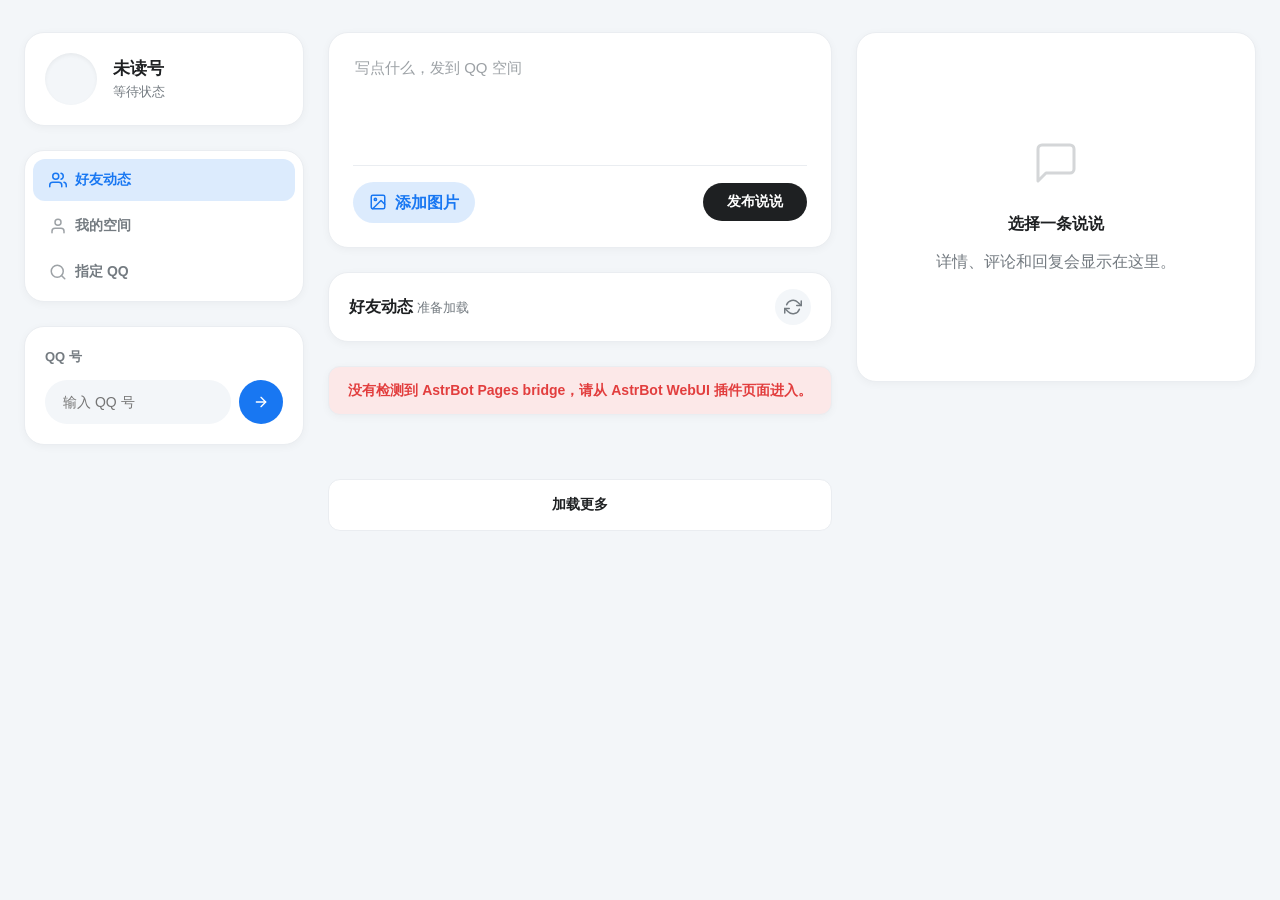
<file: plugins/astrbot_plugin_qzone/pages/dashboard/index.html>
﻿<!doctype html>
<html lang="zh-CN">
  <head>
    <meta charset="utf-8" />
    <meta name="viewport" content="width=device-width, initial-scale=1" />
    <title>QQ空间</title>
    <link rel="stylesheet" href="./style.css" />
  </head>
  <body>
    <main class="shell">
      <section class="rail">
        <div class="account" id="accountBox">
          <span class="avatar"></span>
          <div>
            <strong id="accountName">未读号</strong>
            <span id="accountMeta">等待状态</span>
          </div>
        </div>

        <nav class="tabs" aria-label="动态范围">
          <button class="tab active" data-scope="friends" type="button">
            <svg viewBox="0 0 24 24" fill="none" stroke="currentColor" stroke-width="2" stroke-linecap="round" stroke-linejoin="round"><path d="M17 21v-2a4 4 0 0 0-4-4H5a4 4 0 0 0-4 4v2"></path><circle cx="9" cy="7" r="4"></circle><path d="M23 21v-2a4 4 0 0 0-3-3.87"></path><path d="M16 3.13a4 4 0 0 1 0 7.75"></path></svg>
            好友动态
          </button>
          <button class="tab" data-scope="self" type="button">
            <svg viewBox="0 0 24 24" fill="none" stroke="currentColor" stroke-width="2" stroke-linecap="round" stroke-linejoin="round"><path d="M20 21v-2a4 4 0 0 0-4-4H8a4 4 0 0 0-4 4v2"></path><circle cx="12" cy="7" r="4"></circle></svg>
            我的空间
          </button>
          <button class="tab" data-scope="profile" type="button">
            <svg viewBox="0 0 24 24" fill="none" stroke="currentColor" stroke-width="2" stroke-linecap="round" stroke-linejoin="round"><circle cx="11" cy="11" r="8"></circle><line x1="21" y1="21" x2="16.65" y2="16.65"></line></svg>
            指定 QQ
          </button>
        </nav>

        <form class="target-form" id="targetForm">
          <label for="targetUin">QQ 号</label>
          <div class="target-row">
            <input id="targetUin" inputmode="numeric" autocomplete="off" placeholder="输入 QQ 号" />
            <button type="submit" aria-label="查询">
              <svg viewBox="0 0 24 24" width="16" height="16" fill="none" stroke="currentColor" stroke-width="2" stroke-linecap="round" stroke-linejoin="round"><line x1="5" y1="12" x2="19" y2="12"></line><polyline points="12 5 19 12 12 19"></polyline></svg>
            </button>
          </div>
        </form>
      </section>

      <section class="timeline">
        <form class="composer" id="publishForm">
          <textarea id="publishContent" rows="4" maxlength="1200" placeholder="写点什么，发到 QQ 空间"></textarea>
          <div class="media-strip" id="mediaStrip"></div>
          <div class="composer-actions">
            <label class="upload-button">
              <input id="mediaInput" type="file" accept="image/*" multiple />
              <svg viewBox="0 0 24 24" width="18" height="18" fill="none" stroke="currentColor" stroke-width="2" stroke-linecap="round" stroke-linejoin="round"><rect x="3" y="3" width="18" height="18" rx="2" ry="2"></rect><circle cx="8.5" cy="8.5" r="1.5"></circle><polyline points="21 15 16 10 5 21"></polyline></svg>
              <span>添加图片</span>
            </label>
            <button id="publishButton" class="primary" type="submit">发布说说</button>
          </div>
        </form>

        <div class="toolbar">
          <div>
            <strong id="feedTitle">好友动态</strong>
            <span id="feedMeta">准备加载</span>
          </div>
          <button id="refreshButton" class="icon-button" type="button" title="刷新" aria-label="刷新">
            <svg viewBox="0 0 24 24" width="18" height="18" fill="none" stroke="currentColor" stroke-width="2" stroke-linecap="round" stroke-linejoin="round"><polyline points="23 4 23 10 17 10"></polyline><polyline points="1 20 1 14 7 14"></polyline><path d="M3.51 9a9 9 0 0 1 14.85-3.36L23 10M1 14l4.64 4.36A9 9 0 0 0 20.49 15"></path></svg>
          </button>
        </div>

        <div class="notice" id="notice" hidden></div>
        <div class="feed" id="feed"></div>
        <button id="moreButton" class="load-more" type="button" hidden>加载更多</button>
      </section>

      <aside class="detail" id="detailPane" aria-label="说说详情">
        <div class="detail-empty" id="detailEmpty">
          <svg viewBox="0 0 24 24" width="48" height="48" fill="none" stroke="currentColor" stroke-width="1.5" stroke-linecap="round" stroke-linejoin="round" style="opacity:0.3; margin-bottom: 12px;"><path d="M21 15a2 2 0 0 1-2 2H7l-4 4V5a2 2 0 0 1 2-2h14a2 2 0 0 1 2 2z"></path></svg>
          <strong>选择一条说说</strong>
          <span>详情、评论和回复会显示在这里。</span>
        </div>
        <div id="detailContent" hidden></div>
      </aside>
    </main>

    <script type="module" src="./app.js"></script>
  </body>
</html>
</file>
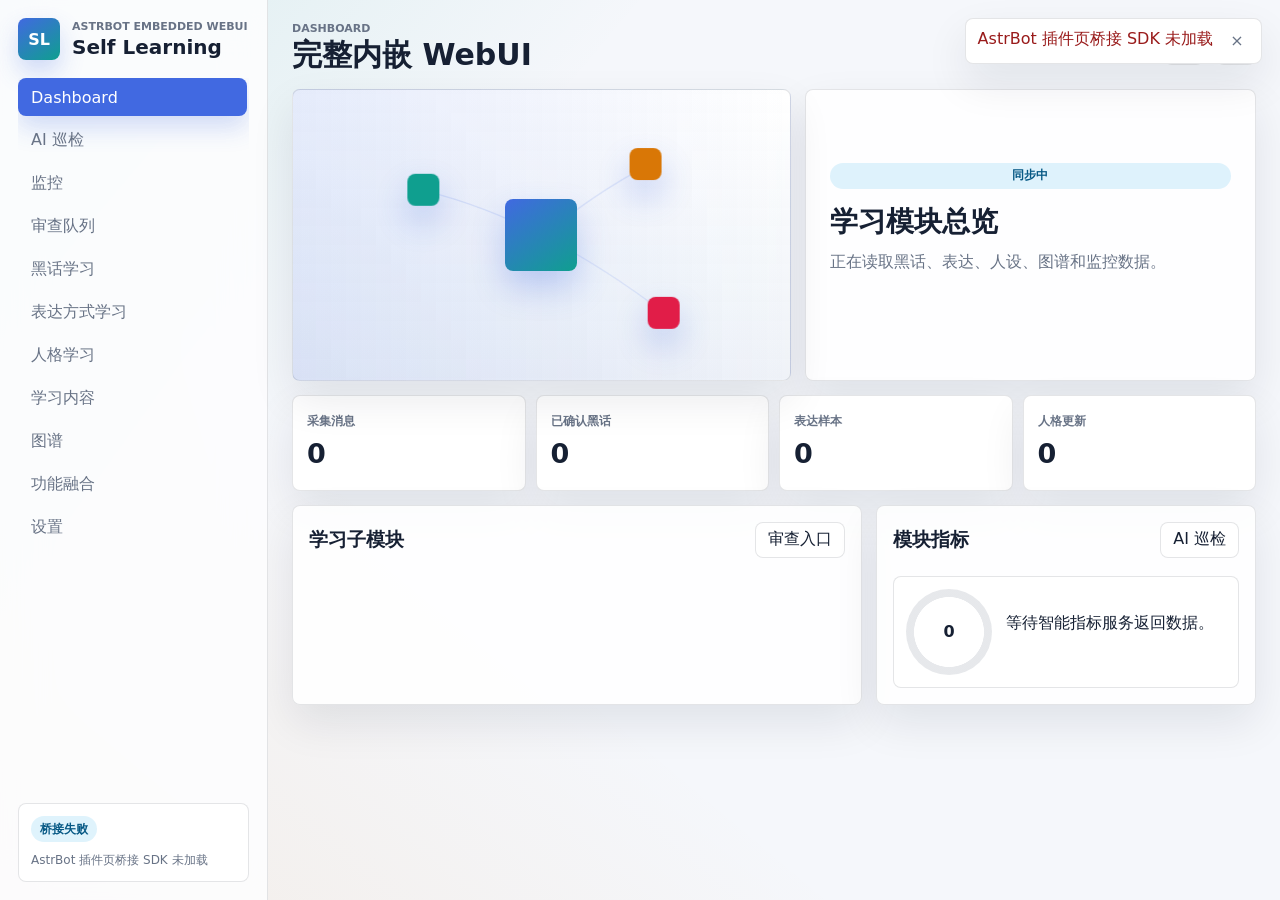
<file: plugins/astrbot_plugin_self_learning/pages/dashboard/index.html>
<!doctype html>
<html lang="zh-CN">
  <head>
    <meta charset="utf-8">
    <meta name="viewport" content="width=device-width, initial-scale=1">
    <meta name="color-scheme" content="light dark">
    <title>Self Learning Dashboard</title>
    <link rel="stylesheet" href="./styles.css">
  </head>
  <body>
    <main class="app-shell">
      <aside class="sidebar" aria-label="Self Learning 模块" data-i18n-aria-label="sidebar.aria">
        <div class="brand-block">
          <span class="brand-mark" aria-hidden="true">SL</span>
          <div>
            <p class="eyebrow" data-i18n="brand.eyebrow">AstrBot Embedded WebUI</p>
            <h1>Self Learning</h1>
          </div>
        </div>
        <nav class="nav-list" id="nav-list">
          <a class="nav-item active" href="#/home" data-page="home" data-i18n="nav.home">Dashboard</a>
          <a class="nav-item" href="#/insights" data-page="insights" data-i18n="nav.insights">AI 巡检</a>
          <a class="nav-item" href="#/monitoring" data-page="monitoring" data-i18n="nav.monitoring">监控</a>
          <a class="nav-item" href="#/reviews" data-page="reviews" data-i18n="nav.reviews">审查队列</a>
          <a class="nav-item" href="#/jargon-learning" data-page="jargon-learning" data-i18n="nav.jargonLearning">黑话学习</a>
          <a class="nav-item" href="#/expression-learning" data-page="expression-learning" data-i18n="nav.expressionLearning">表达方式学习</a>
          <a class="nav-item" href="#/persona-learning" data-page="persona-learning" data-i18n="nav.personaLearning">人格学习</a>
          <a class="nav-item" href="#/content" data-page="content" data-i18n="nav.content">学习内容</a>
          <a class="nav-item" href="#/graphs" data-page="graphs" data-i18n="nav.graphs">图谱</a>
          <a class="nav-item" href="#/integrations" data-page="integrations" data-i18n="nav.integrations">功能融合</a>
          <a class="nav-item" href="#/settings" data-page="settings" data-i18n="nav.settings">设置</a>
        </nav>
        <div class="sidebar-footer">
          <span class="status-pill" id="runtime-status" data-i18n="status.loading">加载中</span>
          <p id="runtime-summary" data-i18n="status.connecting">正在连接 AstrBot 插件页桥接层。</p>
        </div>
      </aside>

      <section class="workspace">
        <header class="topbar">
          <div>
            <p class="eyebrow" id="page-kicker">Dashboard</p>
            <h2 id="page-title">完整内嵌 WebUI</h2>
          </div>
          <div class="top-actions">
            <a class="icon-button" id="full-dashboard-link" href="#" target="_blank" rel="noreferrer" title="打开独立 WebUI" aria-label="打开独立 WebUI" data-i18n-title="actions.openStandalone" data-i18n-aria-label="actions.openStandalone">↗</a>
            <button class="icon-button" id="refresh-button" type="button" title="刷新当前模块" aria-label="刷新当前模块" data-i18n-title="actions.refreshCurrent" data-i18n-aria-label="actions.refreshCurrent">⟳</button>
          </div>
        </header>

        <section class="toast-region" id="toast-region" aria-live="polite"></section>

        <section class="page active" id="page-home" data-page="home" aria-label="模块入口">
          <div class="dashboard-hero">
            <div class="spring-stage" aria-hidden="true">
              <canvas id="physics-canvas"></canvas>
              <div class="spring-node node-core"></div>
              <div class="spring-node node-a"></div>
              <div class="spring-node node-b"></div>
              <div class="spring-node node-c"></div>
            </div>
            <div class="hero-copy">
              <span class="status-pill" id="hero-status" data-i18n="status.syncing">同步中</span>
              <h3 data-i18n="home.overviewTitle">学习模块总览</h3>
              <p id="hero-summary">正在读取黑话、表达、人设、图谱和监控数据。</p>
              <div class="quick-actions" id="quick-actions"></div>
            </div>
          </div>

          <section class="stat-grid" aria-label="核心数据" data-i18n-aria-label="home.coreStats">
            <article class="stat-card">
              <span data-i18n="home.stats.messages">采集消息</span>
              <strong id="stat-messages">0</strong>
            </article>
            <article class="stat-card">
              <span data-i18n="home.stats.jargon">已确认黑话</span>
              <strong id="stat-jargon">0</strong>
            </article>
            <article class="stat-card">
              <span data-i18n="home.stats.style">表达样本</span>
              <strong id="stat-style">0</strong>
            </article>
            <article class="stat-card">
              <span data-i18n="home.stats.persona">人格更新</span>
              <strong id="stat-persona">0</strong>
            </article>
          </section>

          <section class="home-grid">
            <div class="panel module-panel">
              <div class="panel-heading">
                <h3 data-i18n="home.modulesTitle">学习子模块</h3>
                <button class="ghost-button" type="button" data-route-card="reviews" data-i18n="home.reviewEntry">审查入口</button>
              </div>
              <div class="module-card-grid" id="module-card-grid"></div>
            </div>
            <div class="panel chart-panel">
              <div class="panel-heading">
                <h3 data-i18n="home.metricsTitle">模块指标</h3>
                <button class="ghost-button" type="button" data-route-card="insights" data-i18n="nav.insights">AI 巡检</button>
              </div>
              <div class="bar-chart" id="module-chart"></div>
              <div class="ring-row">
                <div class="ring-chart" id="intelligence-ring" style="--value:0">
                  <span id="intelligence-score">0</span>
                </div>
                <p id="metrics-summary">等待智能指标服务返回数据。</p>
              </div>
            </div>
          </section>
        </section>

        <section class="page" id="page-insights" data-page="insights">
          <div class="page-titlebar">
            <div>
              <h3 data-i18n="insights.title">AI 巡检</h3>
              <p data-i18n="insights.desc">从学习积压、运行健康和配置状态生成可行动提示。</p>
            </div>
            <button class="ghost-button" type="button" id="copy-insight-context" data-i18n="actions.copyContext">复制上下文</button>
          </div>
          <div class="insight-grid" id="ai-insight-list"></div>
        </section>

        <section class="page" id="page-monitoring" data-page="monitoring">
          <div class="page-titlebar">
            <div>
              <h3 data-i18n="monitoring.title">运行监控</h3>
              <p data-i18n="monitoring.desc">健康检查、服务可用性和函数级性能。</p>
            </div>
            <button class="ghost-button" type="button" data-refresh-page="monitoring" data-i18n="actions.refresh">刷新</button>
          </div>
          <div class="content-grid two-col">
            <div class="panel">
              <h3 data-i18n="monitoring.health">健康状态</h3>
              <div class="health-grid" id="health-grid"></div>
            </div>
            <div class="panel">
              <h3 data-i18n="monitoring.functions">函数性能</h3>
              <div class="function-list" id="function-list"></div>
            </div>
          </div>
        </section>

        <section class="page" id="page-reviews" data-page="reviews">
          <div class="page-titlebar">
            <div>
              <h3 data-i18n="reviews.title">审查队列</h3>
              <p data-i18n="reviews.desc">人格更新、表达学习和黑话候选集中处理。</p>
            </div>
            <button class="ghost-button" type="button" data-refresh-page="reviews" data-i18n="actions.refresh">刷新</button>
          </div>
          <div class="review-layout">
            <div class="panel">
              <div class="panel-heading">
                <h3 data-i18n="reviews.personaUpdates">人格更新</h3>
                <div class="inline-actions compact-actions">
                  <span class="mini-badge" id="persona-review-count">0</span>
                  <button class="ghost-button" type="button" data-batch-review-kind="persona" data-batch-review-action="approve" data-i18n="actions.batchApproveShort">全批</button>
                  <button class="ghost-button" type="button" data-batch-review-kind="persona" data-batch-review-action="reject" data-i18n="actions.batchRejectShort">全拒</button>
                  <button class="danger-button" type="button" data-batch-review-kind="persona" data-batch-review-action="delete" data-i18n="actions.delete">删除</button>
                </div>
              </div>
              <div class="audit-search-row">
                <input id="persona-review-keyword" type="search" placeholder="搜索人格更新" data-i18n-placeholder="reviews.searchPersona">
                <button class="ghost-button" type="button" data-review-search="persona" data-i18n="actions.search">搜索</button>
              </div>
              <div class="review-list" id="persona-review-list"></div>
            </div>
            <div class="panel">
              <div class="panel-heading">
                <h3 data-i18n="reviews.expressionReviews">表达审查</h3>
                <div class="inline-actions compact-actions">
                  <span class="mini-badge" id="style-review-count">0</span>
                  <button class="ghost-button" type="button" data-batch-review-kind="style" data-batch-review-action="approve" data-i18n="actions.batchApproveShort">全批</button>
                  <button class="ghost-button" type="button" data-batch-review-kind="style" data-batch-review-action="reject" data-i18n="actions.batchRejectShort">全拒</button>
                  <button class="danger-button" type="button" data-batch-review-kind="style" data-batch-review-action="delete" data-i18n="actions.delete">删除</button>
                </div>
              </div>
              <div class="audit-search-row">
                <input id="style-review-keyword" type="search" placeholder="搜索表达方式" data-i18n-placeholder="reviews.searchStyle">
                <button class="ghost-button" type="button" data-review-search="style" data-i18n="actions.search">搜索</button>
              </div>
              <div class="review-list" id="style-review-list"></div>
            </div>
            <div class="panel">
              <div class="panel-heading">
                <h3 data-i18n="reviews.jargonCandidates">黑话候选</h3>
                <div class="inline-actions compact-actions">
                  <span class="mini-badge" id="jargon-review-count">0</span>
                  <button class="ghost-button" type="button" data-batch-review-kind="jargon" data-batch-review-action="approve" data-i18n="actions.batchApproveShort">全批</button>
                  <button class="ghost-button" type="button" data-batch-review-kind="jargon" data-batch-review-action="reject" data-i18n="actions.batchRejectShort">全拒</button>
                  <button class="danger-button" type="button" data-batch-review-kind="jargon" data-batch-review-action="delete" data-i18n="actions.delete">删除</button>
                </div>
              </div>
              <div class="audit-search-row">
                <input id="jargon-review-keyword" type="search" placeholder="搜索黑话候选" data-i18n-placeholder="reviews.searchJargon">
                <button class="ghost-button" type="button" data-review-search="jargon" data-i18n="actions.search">搜索</button>
              </div>
              <div class="review-list" id="jargon-review-list"></div>
            </div>
          </div>
          <div class="panel reviewed-panel">
            <div class="panel-heading">
              <h3 data-i18n="reviews.recentReviewed">最近已审查</h3>
              <span class="mini-badge" id="reviewed-count">0</span>
            </div>
            <div class="compact-table" id="reviewed-persona-list"></div>
          </div>
        </section>

        <section class="page" id="page-jargon-learning" data-page="jargon-learning">
          <div class="page-titlebar">
            <div>
              <h3 data-i18n="jargon.title">黑话学习</h3>
              <p data-i18n="jargon.desc">管理群内黑话候选、全局共享和语义释义。</p>
            </div>
            <button class="ghost-button" type="button" id="jargon-import-toggle">导入黑话</button>
            <button class="ghost-button" type="button" data-refresh-page="jargon-learning" data-i18n="actions.refresh">刷新</button>
          </div>
          <div class="panel" id="jargon-import-panel" hidden>
            <p class="import-hint">每行一条，支持「关键词 = 解释」「关键词：解释」「关键词|解释」等分隔；# 或 // 开头为注释行。导入的词条即为已确认黑话。</p>
            <textarea id="jargon-import-text" rows="6" spellcheck="false" placeholder="摸鱼 = 上班时间偷懒&#10;yyds：永远的神&#10;绝绝子&#10;# 注释行会被忽略"></textarea>
            <div class="inline-actions compact-actions">
              <input id="jargon-import-group" type="text" placeholder="群组ID（留空 = 全局共享）">
              <button class="solid-button" type="button" id="jargon-import-submit">导入</button>
            </div>
          </div>
          <section class="stat-grid compact" id="jargon-stat-grid"></section>
          <div class="panel toolbar-panel">
            <input id="jargon-keyword" type="search" placeholder="搜索词条或释义" data-i18n-placeholder="jargon.searchPlaceholder">
            <select id="jargon-confirmed">
              <option value="" data-i18n="jargon.allStatuses">全部状态</option>
              <option value="true" data-i18n="jargon.confirmed">已确认</option>
              <option value="false" data-i18n="jargon.unconfirmed">未确认</option>
            </select>
            <select id="jargon-filter">
              <option value="" data-i18n="jargon.allScopes">全部范围</option>
              <option value="global" data-i18n="jargon.global">全局</option>
              <option value="local" data-i18n="jargon.local">本地</option>
            </select>
            <button class="solid-button" type="button" id="jargon-search-button" data-i18n="actions.filter">筛选</button>
          </div>
          <div class="panel">
            <div class="batch-toolbar">
              <span class="mini-badge" id="jargon-selection-count">已选 0</span>
              <div class="inline-actions compact-actions">
                <button class="ghost-button" type="button" data-jargon-batch-action="select_all" data-i18n="actions.selectAll">全选</button>
                <button class="ghost-button" type="button" data-jargon-batch-action="clear" data-i18n="actions.clearSelection">取消选择</button>
                <button class="ghost-button" type="button" data-jargon-batch-action="approve" data-i18n="actions.batchConfirm">批量确认</button>
                <button class="ghost-button" type="button" data-jargon-batch-action="reject" data-i18n="actions.batchReject">批量驳回</button>
                <button class="danger-button" type="button" data-jargon-batch-action="delete" data-i18n="actions.batchDelete">批量删除</button>
              </div>
            </div>
            <div class="compact-table" id="jargon-list"></div>
          </div>
        </section>

        <section class="page" id="page-expression-learning" data-page="expression-learning">
          <div class="page-titlebar">
            <div>
              <h3 data-i18n="style.title">表达方式学习</h3>
              <p data-i18n="style.desc">查看风格统计、学习模式和待确认 few-shot。</p>
            </div>
            <button class="ghost-button" type="button" data-refresh-page="expression-learning" data-i18n="actions.refresh">刷新</button>
          </div>
          <div class="content-grid two-col">
            <div class="panel">
              <h3 data-i18n="style.statsTitle">表达统计</h3>
              <section class="stat-grid compact" id="style-stat-grid"></section>
              <div class="bar-chart" id="style-pattern-chart"></div>
            </div>
            <div class="panel">
              <div class="panel-heading">
                <h3 data-i18n="style.pendingReviews">待审查表达</h3>
                <div class="inline-actions compact-actions">
                  <span class="mini-badge" id="expression-review-count">已选 0</span>
                  <button class="ghost-button" type="button" data-style-batch-action="select_all" data-i18n="actions.selectAll">全选</button>
                  <button class="ghost-button" type="button" data-style-batch-action="clear" data-i18n="actions.clearSelection">取消选择</button>
                  <button class="ghost-button" type="button" data-style-batch-action="approve" data-i18n="actions.batchApprove">批量批准</button>
                  <button class="ghost-button" type="button" data-style-batch-action="reject" data-i18n="actions.batchReject">批量拒绝</button>
                  <button class="danger-button" type="button" data-style-batch-action="delete" data-i18n="actions.batchDelete">批量删除</button>
                </div>
              </div>
              <div class="audit-search-row">
                <input id="style-page-keyword" type="search" placeholder="搜索表达方式" data-i18n-placeholder="style.searchPlaceholder">
                <button class="ghost-button" type="button" id="style-search-button" data-i18n="actions.search">搜索</button>
              </div>
              <div class="review-list" id="expression-review-list"></div>
            </div>
          </div>
          <div class="panel">
            <h3 data-i18n="style.patternsTitle">学习模式</h3>
            <div class="pattern-columns" id="style-pattern-columns"></div>
          </div>
        </section>

        <section class="page" id="page-persona-learning" data-page="persona-learning">
          <div class="page-titlebar">
            <div>
              <h3 data-i18n="persona.title">人格学习</h3>
              <p data-i18n="persona.desc">当前人格状态、人格列表和备份恢复。</p>
            </div>
            <button class="ghost-button" type="button" data-refresh-page="persona-learning" data-i18n="actions.refresh">刷新</button>
          </div>
          <div class="content-grid two-col persona-layout">
            <div class="panel persona-state-panel">
              <h3 data-i18n="persona.currentState">当前人格状态</h3>
              <section class="stat-grid compact" id="persona-state-stats"></section>
              <pre class="code-preview" id="persona-prompt-preview"></pre>
            </div>
            <div class="panel persona-list-panel">
              <h3 data-i18n="persona.list">人格列表</h3>
              <div class="compact-table" id="persona-list"></div>
            </div>
          </div>
          <div class="panel persona-backup-panel">
            <div class="panel-heading">
              <h3 data-i18n="persona.backups">人格备份</h3>
              <span class="mini-badge" id="persona-backup-count">0</span>
            </div>
            <div class="compact-table" id="persona-backup-list"></div>
          </div>
        </section>

        <section class="page" id="page-content" data-page="content">
          <div class="page-titlebar">
            <div>
              <h3 data-i18n="content.title">学习内容</h3>
              <p data-i18n="content.desc">浏览原始对话、分析结果、表达模式和学习批次。</p>
            </div>
            <div class="inline-actions">
              <button class="ghost-button" type="button" id="relearn-button" data-i18n="actions.relearn">重新学习</button>
              <button class="ghost-button" type="button" data-refresh-page="content" data-i18n="actions.refresh">刷新</button>
            </div>
          </div>
          <div class="segment-control" id="content-tabs">
            <button class="active" type="button" data-content-type="dialogues" data-i18n="content.tabs.dialogues">对话</button>
            <button type="button" data-content-type="analysis" data-i18n="content.tabs.analysis">分析</button>
            <button type="button" data-content-type="features" data-i18n="content.tabs.features">表达模式</button>
            <button type="button" data-content-type="history" data-i18n="content.tabs.history">批次</button>
          </div>
          <div class="panel">
            <div class="content-list" id="learning-content-list"></div>
          </div>
          <div class="panel">
            <h3 data-i18n="content.batchHistory">批次历史</h3>
            <div class="compact-table" id="batch-list"></div>
          </div>
        </section>

        <section class="page" id="page-graphs" data-page="graphs">
          <div class="page-titlebar">
            <div>
              <h3 data-i18n="graphs.title">图谱</h3>
              <p data-i18n="graphs.desc">记忆图谱与知识图谱会在内嵌页直接绘制。</p>
            </div>
            <div class="inline-actions">
              <select id="graph-type">
                <option value="memory" data-i18n="graphs.memoryGraph">记忆图谱</option>
                <option value="knowledge" data-i18n="graphs.knowledgeGraph">知识图谱</option>
              </select>
              <button class="ghost-button" type="button" data-refresh-page="graphs" data-i18n="actions.refresh">刷新</button>
            </div>
          </div>
          <div class="graph-grid">
            <div class="panel graph-panel">
              <canvas id="graph-canvas" aria-label="记忆图谱与知识图谱" data-i18n-aria-label="graphs.canvasLabel"></canvas>
            </div>
            <div class="panel">
              <h3 data-i18n="graphs.details">图谱详情</h3>
              <section class="stat-grid compact" id="graph-stat-grid"></section>
              <div class="compact-table" id="graph-node-list"></div>
            </div>
          </div>
        </section>

        <section class="page" id="page-integrations" data-page="integrations">
          <div class="page-titlebar">
            <div>
              <h3 data-i18n="integrations.title">功能融合</h3>
              <p data-i18n="integrations.desc">Self Learning、LivingMemory 与 Group Chat Plus 的协作状态。</p>
            </div>
            <button class="ghost-button" type="button" data-refresh-page="integrations" data-i18n="actions.refresh">刷新</button>
          </div>
          <div class="integration-cards" id="integration-cards"></div>
          <div class="panel maibot-import-panel">
            <div class="panel-heading">
              <div>
                <h3 data-i18n="maibot.title">MaiBot 学习数据迁移</h3>
                <p data-i18n="maibot.desc">读取 MaiBot 的表达方式、黑话与 A_memorix 记忆段落，导入到当前插件的独立学习模块。</p>
              </div>
              <div class="inline-actions">
                <button class="ghost-button" type="button" id="maibot-preview-button" data-i18n="actions.preview">预览</button>
                <button class="solid-button" type="button" id="maibot-import-button" data-i18n="actions.import">导入</button>
              </div>
            </div>
            <div class="maibot-import-grid">
              <label class="config-field">
                <span>
                  <strong data-i18n="maibot.root">MaiBot 项目目录</strong>
                  <small data-i18n="maibot.rootHint">例如 C:\Users\zacza\Desktop\x\MaiBot；也可以只填写数据库路径。</small>
                </span>
                <input id="maibot-root-input" type="text" placeholder="C:\Users\zacza\Desktop\x\MaiBot">
              </label>
              <label class="config-field">
                <span>
                  <strong data-i18n="maibot.db">MaiBot 主数据库</strong>
                  <small data-i18n="maibot.dbHint">可选；填写后优先读取该 SQLite 文件。</small>
                </span>
                <input id="maibot-db-input" type="text" placeholder="...\data\maibot.db">
              </label>
              <label class="config-field">
                <span>
                  <strong data-i18n="maibot.memorix">A_memorix metadata.db</strong>
                  <small data-i18n="maibot.memorixHint">可选；用于导入记忆段落。</small>
                </span>
                <input id="maibot-memorix-input" type="text" placeholder="...\metadata.db">
              </label>
              <label class="config-field">
                <span>
                  <strong data-i18n="maibot.defaultGroup">默认群组</strong>
                  <small data-i18n="maibot.defaultGroupHint">无法映射 MaiBot session 时使用。</small>
                </span>
                <input id="maibot-default-group-input" type="text" value="global">
              </label>
            </div>
            <div class="toggle-row">
              <label><input id="maibot-import-expressions" type="checkbox" checked> <span data-i18n="maibot.expressions">表达方式</span></label>
              <label><input id="maibot-import-jargons" type="checkbox" checked> <span data-i18n="maibot.jargons">黑话</span></label>
              <label><input id="maibot-import-memories" type="checkbox" checked> <span data-i18n="maibot.memories">记忆段落</span></label>
              <label><input id="maibot-approve-checked" type="checkbox" checked> <span data-i18n="maibot.autoApprove">MaiBot 已确认表达自动批准</span></label>
            </div>
            <pre class="code-preview" id="maibot-import-output" data-i18n="maibot.waitingPreview">等待预览。</pre>
          </div>
          <div class="panel qchat-import-panel">
            <div class="panel-heading">
              <div>
                <h3 data-i18n="qchat.title">QQ 聊天记录导入</h3>
                <p data-i18n="qchat.desc">读取 QQChatExporter V5 chunked-jsonl、train_data.json 或 TXT/HTML 记录，写入原始消息学习队列。</p>
              </div>
              <div class="inline-actions">
                <button class="ghost-button" type="button" id="qchat-preview-button" data-i18n="actions.preview">预览</button>
                <button class="solid-button" type="button" id="qchat-import-button" data-i18n="actions.import">导入</button>
              </div>
            </div>
            <div class="qchat-import-grid">
              <label class="config-field">
                <span>
                  <strong data-i18n="qchat.path">聊天记录路径</strong>
                  <small data-i18n="qchat.pathHint">支持 QCE 导出目录、chunks/*.jsonl、train_data.json、TXT 或 HTML。</small>
                </span>
                <input id="qchat-source-input" type="text" placeholder="C:\Users\zacza\Desktop\x\training\group_AstrBot_大学">
              </label>
              <label class="config-field">
                <span>
                  <strong data-i18n="qchat.defaultGroup">默认群组</strong>
                  <small data-i18n="qchat.defaultGroupHint">留空时优先使用 manifest.json 中的群名称。</small>
                </span>
                <input id="qchat-default-group-input" type="text" placeholder="AstrBot 大学">
              </label>
              <label class="config-field">
                <span>
                  <strong data-i18n="qchat.maxMessages">最大消息数</strong>
                  <small data-i18n="qchat.maxMessagesHint">用于大文件安全限制。</small>
                </span>
                <input id="qchat-max-messages-input" type="number" min="1" step="1" value="100000">
              </label>
            </div>
            <div class="toggle-row">
              <label><input id="qchat-include-training" type="checkbox"> <span data-i18n="qchat.includeTraining">同时导入 train_data.json 问答对</span></label>
            </div>
            <pre class="code-preview" id="qchat-import-output" data-i18n="qchat.waitingPreview">等待预览。</pre>
          </div>
          <div class="panel">
            <h3 data-i18n="integrations.settings">融合设置</h3>
            <div class="settings-warning-list" id="integration-warnings"></div>
            <div class="compact-table" id="integration-settings"></div>
          </div>
        </section>

        <section class="page" id="page-settings" data-page="settings">
          <div class="page-titlebar">
            <div>
              <h3 data-i18n="settings.title">设置</h3>
              <p data-i18n="settings.desc">完整配置 schema、Provider 选项和可选依赖安装。</p>
            </div>
            <div class="inline-actions">
              <button class="solid-button" type="button" id="config-save-button" data-i18n="actions.saveSettings">保存设置</button>
              <button class="ghost-button" type="button" data-refresh-page="settings" data-i18n="actions.refresh">刷新</button>
            </div>
          </div>
          <div class="settings-warning-list" id="settings-warnings"></div>
          <div class="settings-grid">
            <div class="panel settings-sidebar" id="settings-groups"></div>
            <div class="panel">
              <div class="config-form" id="config-form"></div>
            </div>
          </div>
          <div class="panel dependency-panel">
            <div class="panel-heading">
              <h3 data-i18n="settings.optionalDeps">可选依赖</h3>
              <div class="inline-actions">
                <select id="dependency-tier">
                  <option value="basic" data-i18n="settings.basicDeps">基础能力依赖</option>
                  <option value="full" data-i18n="settings.fullDeps">全能力依赖</option>
                </select>
                <select id="pip-mirror-select"></select>
                <button class="ghost-button" type="button" id="dependency-install-button" data-i18n="actions.manualInstall">手动安装</button>
              </div>
            </div>
            <pre class="code-preview" id="dependency-output"></pre>
          </div>
        </section>

        <section class="errors" id="error-panel" hidden></section>
      </section>
    </main>

    <dialog class="modal" id="detail-modal">
      <div class="modal-panel">
        <div class="panel-heading">
          <h3 id="modal-title" data-i18n="modal.details">详情</h3>
          <button class="icon-button" id="modal-close" type="button" aria-label="关闭" data-i18n-aria-label="actions.close">×</button>
        </div>
        <div id="modal-body"></div>
      </div>
    </dialog>

    <script src="./app.js"></script>
  </body>
</html>
</file>
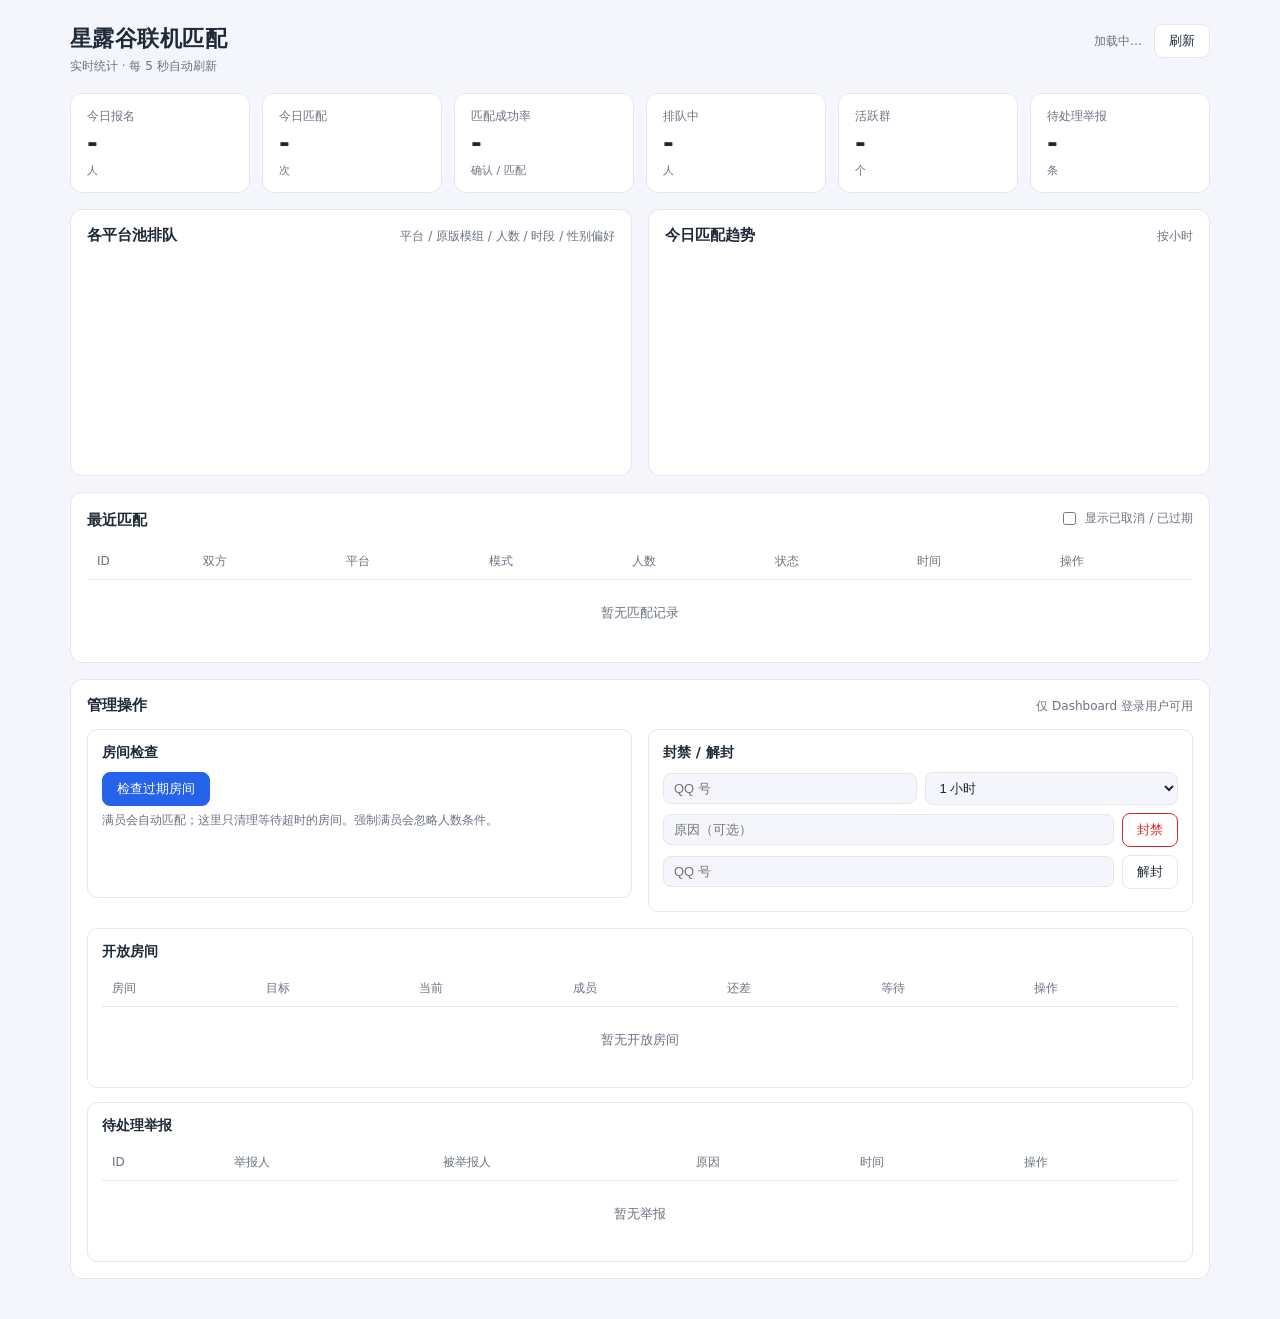
<file: plugins/astrbot_plugin_stardew_match/pages/stats/index.html>
<!doctype html>
<html lang="zh-CN">
  <head>
    <meta charset="utf-8" />
    <meta name="viewport" content="width=device-width, initial-scale=1" />
    <title>星露谷匹配统计</title>
    <link rel="stylesheet" href="./style.css?v=0.5.2" />
  </head>
  <body>
    <main class="shell">
      <header class="topbar">
        <div>
          <h1>星露谷联机匹配</h1>
          <p class="muted">实时统计 · 每 5 秒自动刷新</p>
        </div>
        <div class="topbar-actions">
          <span id="updated" class="muted">加载中…</span>
          <button id="refresh" type="button" class="button">刷新</button>
        </div>
      </header>

      <div id="error" class="error" hidden></div>

      <section class="cards">
        <article class="card">
          <span class="card-label">今日报名</span>
          <strong id="signups" class="card-value">-</strong>
          <span class="card-hint">人</span>
        </article>
        <article class="card">
          <span class="card-label">今日匹配</span>
          <strong id="matches" class="card-value">-</strong>
          <span class="card-hint">次</span>
        </article>
        <article class="card">
          <span class="card-label">匹配成功率</span>
          <strong id="rate" class="card-value">-</strong>
          <span class="card-hint">确认 / 匹配</span>
        </article>
        <article class="card">
          <span class="card-label">排队中</span>
          <strong id="waiting" class="card-value">-</strong>
          <span class="card-hint">人</span>
        </article>
        <article class="card">
          <span class="card-label">活跃群</span>
          <strong id="groups" class="card-value">-</strong>
          <span class="card-hint">个</span>
        </article>
        <article class="card">
          <span class="card-label">待处理举报</span>
          <strong id="reports" class="card-value">-</strong>
          <span class="card-hint">条</span>
        </article>
      </section>

      <section class="grid">
        <article class="panel">
          <div class="panel-head">
            <h2>各平台池排队</h2>
            <span class="muted">平台 / 原版模组 / 人数 / 时段 / 性别偏好</span>
          </div>
          <div id="pools" class="pools"></div>
        </article>

        <article class="panel">
          <div class="panel-head">
            <h2>今日匹配趋势</h2>
            <span class="muted">按小时</span>
          </div>
          <canvas id="hourlyChart" height="200"></canvas>
        </article>
      </section>

      <section class="panel">
        <div class="panel-head">
          <h2>最近匹配</h2>
          <label class="filter-toggle">
            <input id="showClosed" type="checkbox" />
            显示已取消 / 已过期
          </label>
        </div>
        <div class="table-wrap">
          <table>
            <thead>
              <tr>
                <th>ID</th>
                <th>双方</th>
                <th>平台</th>
                <th>模式</th>
                <th>人数</th>
                <th>状态</th>
                <th>时间</th>
                <th>操作</th>
              </tr>
            </thead>
            <tbody id="recentBody">
              <tr><td colspan="8" class="empty">暂无匹配记录</td></tr>
            </tbody>
          </table>
        </div>
      </section>

      <section class="panel admin-panel">
        <div class="panel-head">
          <h2>管理操作</h2>
          <span class="muted">仅 Dashboard 登录用户可用</span>
        </div>

        <div id="actionResult" class="action-result" hidden></div>

        <div class="admin-grid">
          <div class="admin-box">
            <h3>房间检查</h3>
            <button id="scanBtn" class="button primary" type="button">检查过期房间</button>
            <p class="hint">满员会自动匹配；这里只清理等待超时的房间。强制满员会忽略人数条件。</p>
          </div>

          <div class="admin-box">
            <h3>封禁 / 解封</h3>
            <div class="field-row">
              <input id="banQQ" inputmode="numeric" placeholder="QQ 号" />
              <select id="banDuration">
                <option value="3600">1 小时</option>
                <option value="86400">1 天</option>
                <option value="604800">7 天</option>
                <option value="0">永久</option>
              </select>
            </div>
            <div class="field-row">
              <input id="banReason" placeholder="原因（可选）" />
              <button id="banBtn" class="button danger" type="button">封禁</button>
            </div>
            <div class="field-row">
              <input id="unbanQQ" inputmode="numeric" placeholder="QQ 号" />
              <button id="unbanBtn" class="button" type="button">解封</button>
            </div>
          </div>
        </div>

        <div class="admin-box">
          <h3>开放房间</h3>
          <div class="table-wrap">
            <table>
              <thead>
                <tr>
                  <th>房间</th>
                  <th>目标</th>
                  <th>当前</th>
                  <th>成员</th>
                  <th>还差</th>
                  <th>等待</th>
                  <th>操作</th>
                </tr>
              </thead>
              <tbody id="roomBody">
                <tr><td colspan="7" class="empty">暂无开放房间</td></tr>
              </tbody>
            </table>
          </div>
        </div>

        <div class="admin-box">
          <h3>待处理举报</h3>
          <div class="table-wrap">
            <table>
              <thead>
                <tr>
                  <th>ID</th>
                  <th>举报人</th>
                  <th>被举报人</th>
                  <th>原因</th>
                  <th>时间</th>
                  <th>操作</th>
                </tr>
              </thead>
              <tbody id="reportBody">
                <tr><td colspan="6" class="empty">暂无举报</td></tr>
              </tbody>
            </table>
          </div>
        </div>
      </section>
    </main>

    <div id="roomModal" class="modal" hidden>
      <div class="modal-card" role="dialog" aria-modal="true" aria-labelledby="roomModalTitle">
        <div class="modal-head">
          <h3 id="roomModalTitle">房间条件</h3>
          <button id="roomModalClose" class="modal-close" type="button" aria-label="关闭">×</button>
        </div>
        <div id="roomModalBody" class="modal-body"></div>
      </div>
    </div>

    <script src="./app.js?v=0.5.2"></script>
  </body>
</html>
</file>
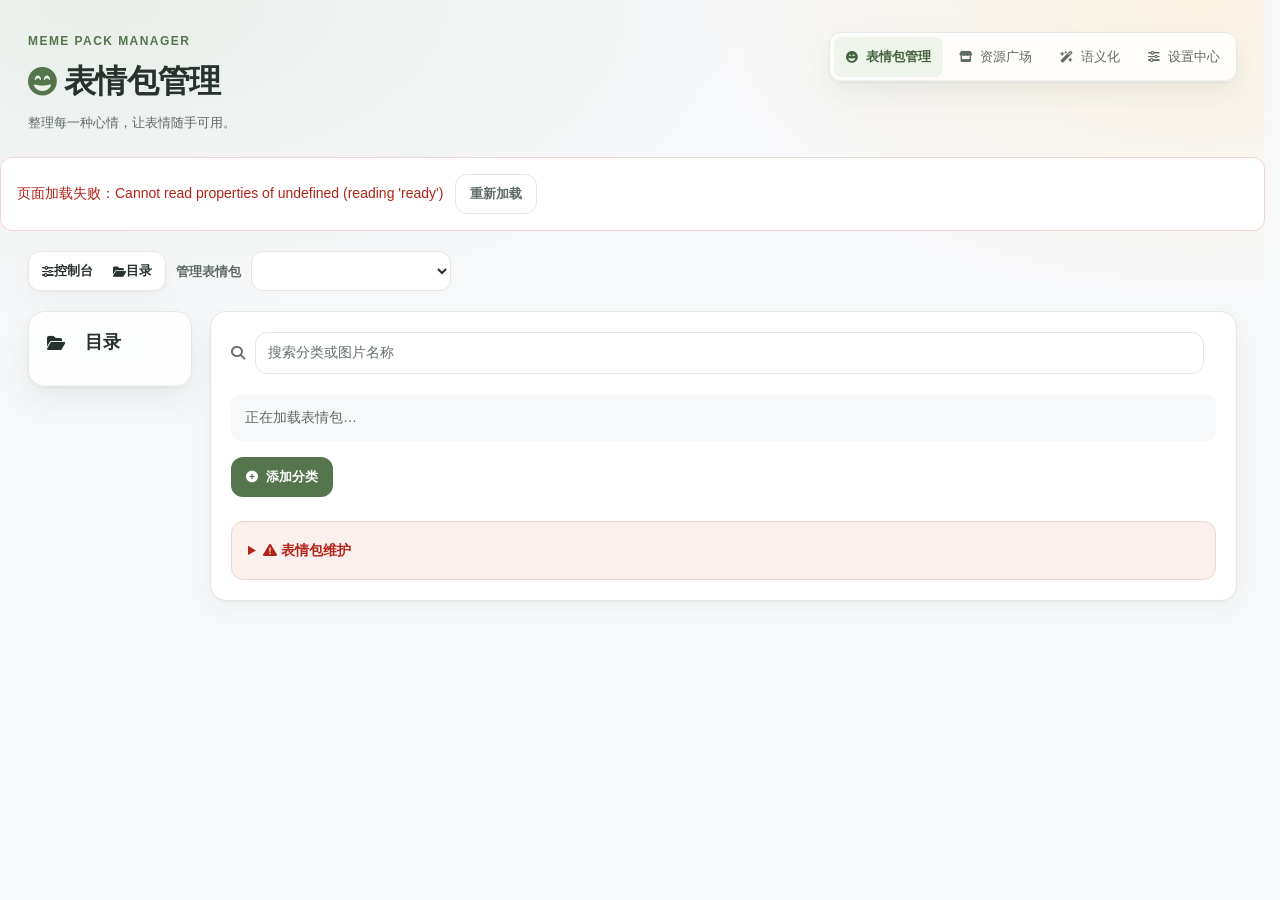
<file: plugins/meme_manager/pages/app/index.html>
<!doctype html>
<html lang="zh-CN">
  <head>
    <meta charset="UTF-8" />
    <meta name="viewport" content="width=device-width, initial-scale=1.0" />
    <title>表情包管理</title>
  </head>
  <body>
    <a id="entry" href="./a_manage/index.html">进入表情包管理</a>
    <script>
      (function redirectToManage() {
        const nextUrl = new URL(document.getElementById("entry").href);
        const currentParams = new URLSearchParams(window.location.search);
        for (const [key, value] of currentParams.entries()) {
          if (!nextUrl.searchParams.has(key)) {
            nextUrl.searchParams.set(key, value);
          }
        }
        nextUrl.hash = window.location.hash;
        window.location.replace(nextUrl.toString());
      })();
    </script>
  </body>
</html>
</file>
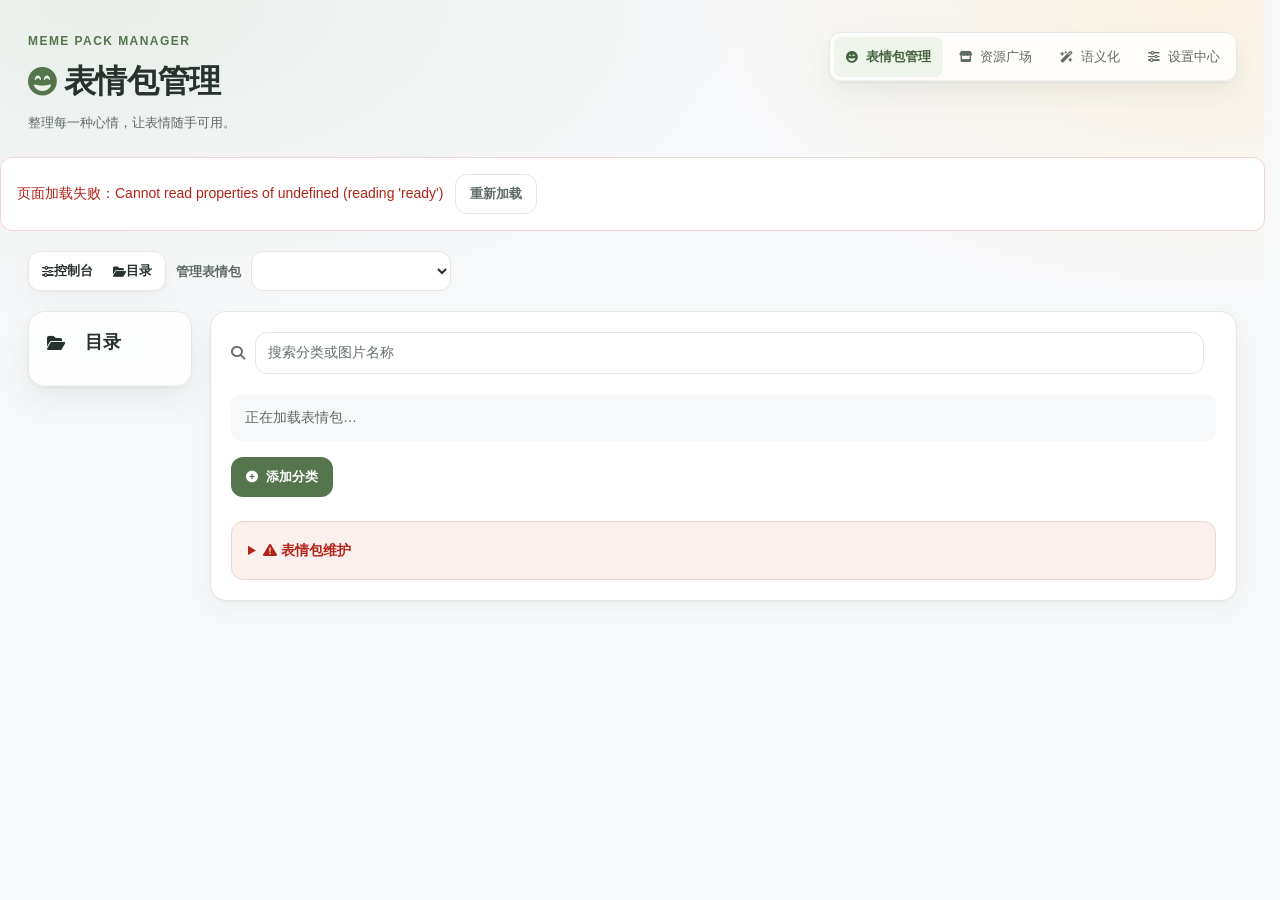
<file: plugins/meme_manager/pages/app/a_manage/index.html>
<!doctype html>
<html lang="zh-CN">
  <head>
    <meta charset="UTF-8" />
    <meta name="viewport" content="width=device-width, initial-scale=1.0" />
    <title>表情包管理中心</title>
    <link rel="stylesheet" href="../shared/fa.min.css" />
    <link rel="stylesheet" href="../shared/ui.css" />
    <link rel="stylesheet" href="./style.css" />
  </head>
  <body class="app-page panel-console-hidden">
    <header class="page-header">
      <div class="page-header-main">
        <div class="page-title-block">
          <p class="eyebrow">Meme Pack Manager</p>
          <h1><i class="fas fa-face-grin-beam icon"></i>表情包管理</h1>
          <p class="page-subtitle">整理每一种心情，让表情随手可用。</p>
        </div>
      </div>
      <nav class="nav-actions" aria-label="页面导航"></nav>
    </header>
    <div class="manage-pack-switch-row">
      <div class="panel-toggle-group" role="group" aria-label="页面视图">
        <button
          id="console-toggle-btn"
          class="panel-toggle"
          type="button"
          aria-expanded="true"
          aria-controls="app-sidebar-panel"
          aria-label="切换控制台"
        >
          <i class="fas fa-sliders icon"></i>控制台
        </button>
        <button
          id="directory-toggle-btn"
          class="panel-toggle"
          type="button"
          aria-expanded="true"
          aria-controls="app-directory-panel"
          aria-label="切换目录"
        >
          <i class="fas fa-folder-open icon"></i>目录
        </button>
      </div>
      <label for="manage-pack-select">管理表情包</label>
      <select id="manage-pack-select" aria-label="选择管理的表情包"></select>
      <button
        id="collection-review-open"
        type="button"
        class="secondary"
        hidden
        aria-haspopup="dialog"
      >
        待审核表情 (0)
      </button>
      <span
        id="pack-semantic-status"
        class="pack-semantic-status semantic-none"
        role="status"
        aria-live="polite"
        hidden
      >
        <i class="fas fa-wand-magic-sparkles"></i>
        <span id="pack-semantic-status-text">正在读取语义状态…</span>
      </span>
      <button
        id="retry-manage-packs-btn"
        type="button"
        class="secondary"
        hidden
      >
        重试
      </button>
    </div>

    <dialog
      id="collection-review-dialog"
      class="collection-review-dialog ui-dialog"
      aria-labelledby="collection-review-title"
    >
      <div class="collection-review-heading">
        <div>
          <p class="eyebrow">Collection Review</p>
          <h2 id="collection-review-title" class="ui-dialog-title text-h3 pa-4 pb-0 pl-6">
            审核收集到的表情包
          </h2>
          <p id="collection-review-pack"></p>
        </div>
        <button
          id="collection-review-close"
          variant="text"
          type="button"
          class="secondary"
          aria-label="关闭审核"
        >
          关闭
        </button>
      </div>
      <p class="collection-review-hint">
        预览后选择接收，图片才会加入当前表情包。分类可逐张调整；默认优先展示把握较高的图片。
      </p>
      <div class="collection-review-toolbar">
        <label
          >分类
          <select id="collection-review-filter">
            <option value="">全部分类</option>
          </select></label
        >
        <label
          >排序
          <select id="collection-review-sort">
            <option value="desc">把握度从高到低</option>
            <option value="asc">把握度从低到高</option>
          </select></label
        >
        <label
          ><input
            id="collection-review-select-all"
            type="checkbox"
          />选择当前筛选结果</label
        >
        <button
          id="collection-review-refresh"
          type="button"
          class="secondary"
          variant="tonal"
        >
          刷新
        </button>
      </div>
      <details id="collection-review-stats" class="collection-review-stats">
        <summary>最近收集状态</summary>
        <p class="collection-review-hint">
          当前运行期间的全局统计，包含其他表情包；重启后重新计数。
        </p>
        <dl id="collection-review-counters"></dl>
      </details>
      <p id="collection-review-status" role="status" aria-live="polite"></p>
      <div id="collection-review-grid" class="collection-review-grid"></div>
      <button
        id="collection-review-more"
        variant="tonal"
        type="button"
        class="secondary"
        hidden
      >
        显示更多
      </button>
      <div class="collection-review-footer">
        <span id="collection-review-selection">已选 0 张</span>
        <label
          ><input
            id="collection-review-remember"
            type="checkbox"
          />丢弃时不再收集这些图片</label
        >
        <button
          id="collection-review-discard"
          variant="tonal"
          type="button"
          class="secondary"
          disabled
        >
          丢弃所选
        </button>
        <button
          id="collection-review-accept"
          type="button"
          variant="tonal"
          disabled
        >
          接收所选
        </button>
      </div>
    </dialog>
    <div
      id="sidebar-backdrop"
      class="sidebar-backdrop hidden"
      aria-hidden="true"
    ></div>

    <div class="container">
      <aside class="left-panel" id="app-sidebar-panel">
        <div class="left-panel-header">
          <div>
            <p class="left-panel-eyebrow">控制台</p>
            <h2>管理控制台</h2>
          </div>
          <button
            type="button"
            class="panel-close-btn"
            data-panel-close="console"
            aria-label="收起控制台"
          >
            <i class="fas fa-xmark"></i>
          </button>
        </div>

        <div class="console-section-heading">
          <span><i class="fas fa-arrows-rotate"></i>同步管理</span>
        </div>
        <div class="sync-buttons">
          <button id="check-sync-btn">
            <i class="fas fa-sync icon"></i>检查同步状态
          </button>
        </div>

        <div class="sync-panel">
          <h3><i class="fas fa-gear icon"></i>配置同步</h3>
          <div id="sync-status">
            <p>
              <i class="fas fa-spinner fa-spin icon"></i>正在检查同步状态...
            </p>
          </div>
        </div>

        <hr class="sync-divider" />

        <div class="sync-panel">
          <h4><i class="fas fa-cloud icon"></i>图床同步</h4>
          <a
            href="../settings/index.html#storage"
            data-nav-target="../settings/index.html#storage"
            >图床设置</a
          >
          <div class="sync-status">
            <div class="sync-provider-summary">
              <p>
                <i class="fas fa-server icon"></i>图床服务商:
                <span id="img-host-provider">--</span>
              </p>
              <p>
                <i class="fas fa-images icon"></i>云端图片数:
                <span id="remote-image-count">--</span> 张
              </p>
              <p>
                <i class="fas fa-hard-drive icon"></i>云端占用:
                <span id="remote-storage-size">--</span>
              </p>
            </div>
            <div class="sync-metrics-summary">
              <p class="sync-metric-item">
                <i class="fas fa-upload icon"></i>
                <span class="sync-metric-label">待上传</span>
                <span class="sync-metric-value"
                  ><span id="upload-count">0</span> 个文件</span
                >
              </p>
              <p class="sync-metric-item">
                <i class="fas fa-download icon"></i>
                <span class="sync-metric-label">待下载</span>
                <span class="sync-metric-value"
                  ><span id="download-count">0</span> 个文件</span
                >
              </p>
              <p class="sync-metric-item">
                <i class="fas fa-cloud icon"></i>
                <span class="sync-metric-label">云端多出</span>
                <span class="sync-metric-value"
                  ><span id="remote-extra-count">0</span> 个文件</span
                >
              </p>
              <p class="sync-metric-item">
                <i class="fas fa-folder-plus icon"></i>
                <span class="sync-metric-label">本地多出</span>
                <span class="sync-metric-value"
                  ><span id="local-extra-count">0</span> 个文件</span
                >
              </p>
            </div>
            <details id="img-host-conflicts" class="manage-maintenance hidden">
              <summary>
                同名冲突或待确认：<span id="conflict-count">0</span> 个
              </summary>
              <p class="hint">
                增量同步会保留这些图片。检查后，可在高级同步中选择以本地或云端为准。首次升级时，没有内容校验记录的同名图片也会列在这里。
              </p>
              <ul id="img-host-conflict-files"></ul>
            </details>
            <p
              id="img-host-sync-progress"
              class="sync-progress-message hidden"
              role="status"
            >
              <i class="fas fa-spinner fa-spin icon"></i>
              <span id="img-host-sync-progress-text">同步准备中...</span>
            </p>
            <button id="cancel-img-host-sync-btn" class="hidden" type="button">
              <i class="fas fa-stop icon"></i>停止同步
            </button>
            <button id="upload-sync-btn">
              <i class="fas fa-cloud-arrow-up icon"></i>同步到云端
            </button>
            <button id="download-sync-btn">
              <i class="fas fa-cloud-arrow-down icon"></i>从云端同步
            </button>
            <details class="manage-maintenance">
              <summary>高级同步</summary>
              <p class="hint">
                强制同步会覆盖同名图片并删除目标端多出的图片，请先检查差异。
              </p>
              <button id="force-upload-sync-btn" class="danger">
                <i class="fas fa-triangle-exclamation icon"></i>强制同步云端
              </button>
              <button id="force-download-sync-btn" class="danger">
                <i class="fas fa-triangle-exclamation icon"></i>从云端覆盖本地
              </button>
            </details>
          </div>
        </div>
      </aside>

      <aside class="directory-panel" id="app-directory-panel">
        <div id="sidebar">
          <div class="directory-panel-header">
            <h2><i class="fas fa-folder-open icon"></i>目录</h2>
            <button
              type="button"
              class="panel-close-btn"
              data-panel-close="directory"
              aria-label="收起目录"
            >
              <i class="fas fa-xmark"></i>
            </button>
          </div>
          <ul id="sidebar-list"></ul>
        </div>
      </aside>

      <main id="content">
        <div class="library-search-row">
          <label class="library-search" for="library-search-input">
            <i class="fas fa-magnifying-glass" aria-hidden="true"></i>
            <input
              id="library-search-input"
              type="search"
              aria-label="搜索分类或图片名称"
              placeholder="搜索分类或图片名称"
              autocomplete="off"
            />
          </label>
          <span
            id="library-result-count"
            class="hint"
            aria-live="polite"
          ></span>
        </div>
        <div
          id="library-load-state"
          class="library-load-state"
          role="status"
          aria-live="polite"
        >
          <span id="library-load-message">正在加载表情包…</span>
          <button id="library-retry-btn" class="ghost hidden" type="button">
            重试
          </button>
        </div>
        <div class="pack-index-toolbar" aria-label="当前表情包向量状态">
          <span
            id="pack-vector-status"
            class="pack-vector-status hidden"
            role="status"
            aria-live="polite"
          >
            <i class="fas fa-cubes-stacked"></i>
            <span id="pack-vector-status-text">正在读取向量维度…</span>
          </span>
          <button
            id="increment-pack-vectors-btn"
            type="button"
            class="secondary vector-rebuild-btn hidden"
            disabled
          >
            <i class="fas fa-plus icon"></i>增量处理
          </button>
          <button
            id="rebuild-pack-vectors-btn"
            type="button"
            class="secondary vector-rebuild-btn hidden"
            disabled
          >
            <i class="fas fa-arrows-rotate icon"></i>按当前维度重建
          </button>
        </div>
        <section
          id="semantic-review-toolbar"
          class="semantic-review-toolbar hidden"
          aria-label="分类审核筛选"
        >
          <div class="semantic-review-toolbar-copy">
            <p class="eyebrow">Category Review</p>
            <h2>分类审核</h2>
            <p>按审核状态筛选，快速找到需要复核的图片。</p>
          </div>
          <div
            id="semantic-review-stats"
            class="semantic-review-stats"
            role="group"
          >
            <button type="button" data-review-filter="all" class="active">
              全部 <span>0</span>
            </button>
            <button type="button" data-review-filter="auto_match">
              自动符合 <span>0</span>
            </button>
            <button type="button" data-review-filter="needs_review">
              建议复核 <span>0</span>
            </button>
            <button type="button" data-review-filter="reclassified">
              自动重分类 <span>0</span>
            </button>
            <button type="button" data-review-filter="manual_confirmed">
              已人工确认 <span>0</span>
            </button>
            <button type="button" data-review-filter="manual_rejected">
              人工判定不符 <span>0</span>
            </button>
            <button type="button" data-review-filter="unchecked">
              尚未检查 <span>0</span>
            </button>
          </div>
        </section>
        <div id="emoji-categories"></div>
        <button id="add-category-btn">
          <i class="fas fa-plus-circle icon"></i>添加分类
        </button>
        <div id="add-category-form" style="display: none">
          <label for="new-category-name">分类名称</label>
          <input
            type="text"
            id="new-category-name"
            placeholder="输入类别名称"
            class="form-control"
          />
          <label for="new-category-description">分类描述</label>
          <input
            type="text"
            id="new-category-description"
            placeholder="输入类别描述"
            class="form-control mt-2"
          />
          <button id="save-category-btn" class="btn btn-primary mt-2">
            <i class="fas fa-save icon"></i>保存分类
          </button>
          <button id="cancel-category-btn" class="ghost" type="button">
            取消
          </button>
        </div>
        <details class="manage-maintenance library-maintenance">
          <summary>
            <i class="fas fa-triangle-exclamation" aria-hidden="true"></i>
            表情包维护
          </summary>
          <div class="maintenance-warning">
            <strong>请先备份，再执行以下操作。</strong>
            <p>清空图片：删除当前包内的全部图片，保留分类。</p>
            <p>删除表情包：移除当前整个包及其内容。</p>
          </div>
          <div class="button-row">
            <button id="clear-all-btn" class="danger" type="button">
              <i class="fas fa-broom icon" aria-hidden="true"></i
              >清空当前包全部图片
            </button>
            <button id="delete-manage-pack-btn" class="danger" type="button">
              删除当前表情包
            </button>
          </div>
        </details>
      </main>
    </div>

    <div
      id="toast-container"
      class="toast-container"
      aria-live="polite"
      aria-atomic="true"
    ></div>

    <div
      id="batch-context-menu"
      class="batch-context-menu hidden"
      role="menu"
      aria-hidden="true"
      aria-label="批量管理菜单"
    >
      <div class="batch-context-menu-header">
        <p id="batch-context-menu-title">批量管理</p>
        <p id="batch-context-menu-subtitle">选择一个操作继续</p>
      </div>
      <div class="batch-context-menu-actions">
        <button
          id="context-menu-delete-btn"
          type="button"
          class="danger"
          role="menuitem"
        >
          <i class="fas fa-trash-can icon"></i>删除文件
        </button>
        <button
          id="context-menu-move-btn"
          type="button"
          class="secondary"
          role="menuitem"
        >
          <i class="fas fa-right-left icon"></i>移动文件
        </button>
        <button
          id="context-menu-copy-btn"
          type="button"
          class="secondary"
          role="menuitem"
        >
          <i class="fas fa-copy icon"></i>复制文件
        </button>
        <button id="context-menu-paste-btn" type="button" role="menuitem">
          <i class="fas fa-paste icon"></i>粘贴文件
        </button>
      </div>
    </div>

    <div
      id="move-target-modal"
      class="move-target-modal hidden"
      aria-hidden="true"
    >
      <div
        class="move-target-modal-card dialog-card"
        role="dialog"
        aria-modal="true"
        aria-labelledby="move-target-modal-title"
      >
        <p class="move-target-modal-eyebrow">批量移动</p>
        <h2 id="move-target-modal-title">选择目标分类</h2>
        <p id="move-target-modal-description">
          选择一个分类，将已选表情包批量移动过去。
        </p>
        <input
          id="move-target-search"
          type="search"
          aria-label="搜索目标分类"
          placeholder="搜索目标分类"
        />
        <p id="move-target-empty" class="hidden" role="status">
          没有匹配的分类
        </p>
        <div id="move-target-list" class="move-target-list"></div>
        <div class="move-target-modal-actions">
          <button id="move-target-cancel-btn" class="secondary">取消</button>
        </div>
      </div>
    </div>

    <div
      id="category-edit-modal"
      class="category-edit-modal hidden"
      aria-hidden="true"
    >
      <div
        class="category-edit-modal-card dialog-card"
        role="dialog"
        aria-modal="true"
        aria-labelledby="category-edit-modal-title"
      >
        <p class="category-edit-modal-eyebrow">类别编辑</p>
        <h2 id="category-edit-modal-title">编辑类别</h2>
        <p id="category-edit-modal-description">
          修改类别名称和描述，保存后立即生效。
        </p>
        <div class="category-edit-form-panel">
          <label for="category-edit-name-input">类别名称</label>
          <input
            id="category-edit-name-input"
            type="text"
            placeholder="输入类别名称"
          />
          <label for="category-edit-desc-input">类别描述</label>
          <input
            id="category-edit-desc-input"
            type="text"
            placeholder="输入类别描述"
          />
        </div>
        <div class="category-edit-modal-actions">
          <button id="category-edit-cancel-btn" class="secondary">取消</button>
          <button id="category-edit-save-btn">保存修改</button>
        </div>
      </div>
    </div>

    <div
      id="confirm-modal"
      class="confirm-modal hidden"
      aria-hidden="true"
      inert
    >
      <div
        class="confirm-modal-card dialog-card"
        role="dialog"
        aria-modal="true"
        aria-labelledby="confirm-modal-title"
      >
        <p class="confirm-modal-eyebrow">操作确认</p>
        <h2 id="confirm-modal-title">请确认操作</h2>
        <p id="confirm-modal-description"></p>
        <div class="confirm-modal-actions">
          <button id="confirm-modal-cancel-btn" class="secondary">取消</button>
          <button id="confirm-modal-confirm-btn">确认</button>
        </div>
      </div>
    </div>

    <div
      id="danger-confirm-modal"
      class="danger-modal hidden"
      aria-hidden="true"
    >
      <div
        class="danger-modal-card dialog-card"
        role="dialog"
        aria-modal="true"
        aria-labelledby="danger-modal-title"
      >
        <p class="danger-modal-eyebrow">危险操作</p>
        <h2 id="danger-modal-title">请确认操作</h2>
        <p id="danger-modal-description"></p>
        <p>此操作无法撤销，请确认已备份需要保留的内容。</p>
        <label class="danger-modal-check" for="danger-modal-ack">
          <input type="checkbox" id="danger-modal-ack" />
          <span>我已理解该操作不可恢复</span>
        </label>
        <p id="danger-modal-stage-text" class="danger-modal-stage-text">
          请先勾选已理解，再进入 5 秒倒计时的最终确认。
        </p>
        <div class="danger-modal-actions">
          <button id="danger-modal-cancel-btn" class="secondary">取消</button>
          <button id="danger-modal-confirm-btn" class="danger" disabled>
            继续确认
          </button>
        </div>
      </div>
    </div>

    <aside
      id="drag-target-tray"
      class="drag-target-tray hidden"
      aria-label="拖动到分类"
    >
      <strong>移动到分类</strong>
      <p>松手即可移动，按 Esc 取消</p>
      <div id="drag-target-list" class="drag-target-list"></div>
    </aside>
    <div class="move-action-dock">
      <div id="move-result" class="move-result hidden">
        <span id="move-result-text" role="status"></span>
        <button id="move-undo-btn" type="button" class="secondary">撤销</button>
        <button
          id="move-result-dismiss"
          type="button"
          class="secondary"
          aria-label="关闭移动结果"
        >
          ×
        </button>
      </div>
      <div
        id="selection-dock"
        class="selection-dock hidden"
        role="region"
        aria-label="批量操作"
      >
        <span id="selection-dock-summary" role="status">已选 0 张</span>
        <button id="selection-dock-move" type="button">移动分类</button>
        <button id="selection-dock-pack" type="button" class="secondary">
          移到其他表情包
        </button>
        <button
          id="selection-dock-delete"
          type="button"
          class="secondary"
          disabled
        >
          删除已选
        </button>
        <button id="selection-dock-exit" type="button" class="secondary">
          取消选择
        </button>
      </div>
    </div>
    <dialog
      id="pack-transfer-dialog"
      class="ui-dialog"
      aria-labelledby="pack-transfer-title"
    >
      <h2 id="pack-transfer-title" class="ui-dialog-title text-h3 pa-4 pb-0 pl-6">移到其他表情包</h2>
      <p>选定目标表情包，再决定这些图片如何归类。</p>
      <fieldset id="pack-transfer-fields">
        <label>目标表情包<select id="pack-transfer-pack"></select></label>
        <label
          >分类处理方式<select id="pack-transfer-mode">
            <option value="target">指定目标分类（忽略原分类）</option>
            <option value="preserve">保留原分类</option>
          </select></label
        >
        <label id="pack-transfer-category-field"
          >目标分类<select id="pack-transfer-category"></select
        ></label>
        <div id="pack-transfer-plan"></div>
      </fieldset>
      <p id="pack-transfer-status" role="status"></p>
      <div class="pack-transfer-actions">
        <button id="pack-transfer-retry" type="button" class="secondary">
          重新检查
        </button>
        <button id="pack-transfer-cancel" type="button" class="secondary">
          取消
        </button>
        <button id="pack-transfer-confirm" type="button" disabled>
          确认移动
        </button>
      </div>
    </dialog>
    <div id="drag-hud" class="drag-hud hidden" aria-hidden="true">
      <div class="drag-hud-ring"></div>
      <div class="drag-hud-center">
        <img id="drag-hud-preview" alt="" />
        <span id="drag-hud-label">选择</span>
      </div>
      <div id="drag-hud-caption" class="drag-hud-caption">
        长按选择，滑动浏览
      </div>
    </div>

    <div
      id="image-preview-modal"
      class="image-preview-modal hidden"
      aria-hidden="true"
    >
      <div
        class="image-preview-stage"
        role="dialog"
        aria-modal="true"
        aria-label="表情包预览"
      >
        <button
          id="image-preview-close-btn"
          class="image-preview-close"
          type="button"
          aria-label="关闭预览"
        >
          <i class="fas fa-xmark"></i>
        </button>
        <div id="image-preview-frame" class="image-preview-frame">
          <div id="image-preview-loading" class="image-preview-loading">
            <i class="fas fa-spinner fa-spin"></i>
          </div>
          <img id="image-preview-img" alt="表情包预览" />
          <button
            id="image-preview-original-btn"
            class="image-preview-original"
            type="button"
          >
            <i class="fas fa-up-right-and-down-left-from-center icon"></i>原图
          </button>
        </div>
        <aside
          id="image-preview-semantic"
          class="image-preview-semantic semantic-loading"
          aria-live="polite"
        >
          <div class="image-preview-semantic-header">
            <div>
              <p class="image-preview-semantic-eyebrow">Semantic Detail</p>
              <h2>图片语义</h2>
            </div>
            <span
              id="image-preview-semantic-state"
              class="image-preview-semantic-state"
              >读取中</span
            >
          </div>
          <p
            id="image-preview-semantic-filename"
            class="image-preview-semantic-filename"
          ></p>
          <div class="image-preview-semantic-badges" aria-label="语义状态">
            <span
              id="image-preview-source-state"
              class="image-preview-status-badge"
              >自动生成</span
            >
            <span
              id="image-preview-vector-state"
              class="image-preview-status-badge"
              >向量等待更新</span
            >
          </div>
          <p
            id="image-preview-duplicate-notice"
            class="image-preview-duplicate-notice hidden"
          ></p>
          <div
            id="image-preview-category-review"
            class="image-preview-category-review"
          >
            <span
              id="image-preview-category-tag"
              class="image-preview-category-tag"
            ></span>
            <span
              id="image-preview-category-review-state"
              class="image-preview-category-review-state"
            ></span>
            <p
              id="image-preview-category-review-reason"
              class="image-preview-category-review-reason hidden"
            ></p>
            <p
              id="image-preview-reclassification"
              class="image-preview-reclassification hidden"
            ></p>
            <div
              id="image-preview-review-actions"
              class="image-preview-review-actions hidden"
            >
              <button
                id="image-preview-category-confirm-btn"
                type="button"
                class="secondary hidden"
              >
                确认当前分类正确
              </button>
              <button
                id="image-preview-review-edit-btn"
                type="button"
                class="hidden"
              >
                修改语义或分类
              </button>
            </div>
          </div>
          <div class="image-preview-semantic-section image-preview-read-view">
            <p class="image-preview-semantic-label">图片含义</p>
            <p
              id="image-preview-semantic-caption"
              class="image-preview-semantic-caption"
            >
              正在读取这张图片的语义信息…
            </p>
          </div>
          <div
            id="image-preview-semantic-tags-wrap"
            class="image-preview-semantic-section image-preview-read-view hidden"
          >
            <p class="image-preview-semantic-label">语义标签</p>
            <div
              id="image-preview-semantic-tags"
              class="image-preview-semantic-tags"
            ></div>
          </div>
          <div
            id="image-preview-visible-text-wrap"
            class="image-preview-semantic-section image-preview-read-view hidden"
          >
            <p class="image-preview-semantic-label">图片内文字</p>
            <p
              id="image-preview-visible-text"
              class="image-preview-visible-text"
            ></p>
          </div>
          <p
            id="image-preview-semantic-index"
            class="image-preview-semantic-index"
          ></p>
          <div
            id="image-preview-semantic-actions"
            class="image-preview-semantic-actions"
          >
            <button id="image-preview-edit-btn" type="button">
              修改图片语义
            </button>
            <button
              id="image-preview-restore-auto-btn"
              type="button"
              class="secondary hidden"
            >
              恢复自动生成
            </button>
          </div>
          <form
            id="image-preview-edit-form"
            class="image-preview-edit-form hidden"
          >
            <div class="image-preview-review-rewrite">
              <div class="image-preview-edit-field">
                <label for="image-preview-review-instruction"
                  >人工复审意见</label
                >
                <textarea
                  id="image-preview-review-instruction"
                  rows="3"
                  maxlength="2000"
                  placeholder="例如：这不是生气，而是看到离谱内容后无语；请重新识别图片文字，并改写含义和标签。"
                ></textarea>
              </div>
              <button
                id="image-preview-review-rewrite-btn"
                type="button"
                class="secondary"
              >
                让视觉模型按意见重写
              </button>
              <p
                id="image-preview-review-rewrite-status"
                class="image-preview-review-rewrite-status"
              >
                模型会重写语义并自动选择分类；只生成候选，不会直接保存或移动。
              </p>
            </div>
            <div class="image-preview-edit-field">
              <label>固定分类标签（只读）</label>
              <div
                id="image-preview-fixed-tags"
                class="image-preview-fixed-tags"
              ></div>
            </div>
            <div class="image-preview-edit-field">
              <label for="image-preview-caption-input">图片含义描述</label>
              <textarea
                id="image-preview-caption-input"
                rows="4"
                maxlength="4000"
                required
              ></textarea>
            </div>
            <div class="image-preview-edit-field">
              <label for="image-preview-tags-input">普通语义标签</label>
              <input
                id="image-preview-tags-input"
                type="text"
                placeholder="用中文逗号、英文逗号或换行分隔"
              />
            </div>
            <div class="image-preview-edit-field">
              <label for="image-preview-visible-text-input"
                >图片中可见文字</label
              >
              <textarea
                id="image-preview-visible-text-input"
                rows="3"
                maxlength="4000"
              ></textarea>
            </div>
            <div class="image-preview-edit-field">
              <label for="image-preview-category-decision"
                >当前分类人工判断</label
              >
              <select id="image-preview-category-decision">
                <option value="keep">保持现有判断</option>
                <option value="match">确认当前分类正确</option>
                <option value="mismatch">确认当前分类不正确</option>
              </select>
            </div>
            <div class="image-preview-edit-field">
              <label for="image-preview-target-category"
                >保存时移动到其他分类（可选）</label
              >
              <select id="image-preview-target-category">
                <option value="">保持当前分类</option>
              </select>
              <small>
                视觉模型重写后会自动填入建议分类，你只需检查。选择新分类后，请点击“保存、移动并更新该图向量”；其他同内容图片不变。
              </small>
            </div>
            <p id="image-preview-edit-scope" class="image-preview-edit-scope">
              只修改当前路径的图片。
            </p>
            <div class="image-preview-edit-actions">
              <button
                id="image-preview-edit-cancel-btn"
                type="button"
                class="secondary"
              >
                取消
              </button>
              <button
                id="image-preview-save-btn"
                type="submit"
                class="secondary"
              >
                仅保存
              </button>
              <button id="image-preview-save-vector-btn" type="button">
                保存并更新该图向量
              </button>
            </div>
          </form>
        </aside>
      </div>
    </div>

    <dialog
      id="create-pack-dialog"
      class="ui-dialog"
      aria-labelledby="create-pack-title"
    >
      <form id="create-pack-form">
        <h2 id="create-pack-title" class="ui-dialog-title text-h3 pa-4 pb-0 pl-6">
          创建新表情包
        </h2>
        <p>创建后会自动切换到新包，可立即上传表情或从其他包移入。</p>
        <fieldset id="create-pack-fields">
          <label
            >表情包名称
            <input
              name="name"
              required
              maxlength="80"
              placeholder="例如：我的日常表情"
              autocomplete="off"
          /></label>
          <label
            >表情包 ID（可选）
            <input
              name="pack_id"
              maxlength="64"
              pattern="[a-z0-9._\-]{2,64}"
              title="使用 2–64 个小写字母、数字、点、下划线或短横线，不能以点开头"
              placeholder="例如：my-daily-pack，留空自动生成"
              autocomplete="off"
          /></label>
          <label
            >描述（可选）
            <textarea
              name="description"
              maxlength="500"
              rows="3"
              placeholder="介绍一下这个表情包"
            ></textarea>
          </label>
        </fieldset>
        <p id="create-pack-error" role="alert"></p>
        <div class="confirm-modal-actions">
          <button id="create-pack-cancel" type="button" class="secondary">
            取消
          </button>
          <button id="create-pack-submit" type="submit">创建并打开</button>
        </div>
      </form>
    </dialog>
    <script type="module" src="../shared/ui.js"></script>
    <script type="module" src="./script.js"></script>
  </body>
</html>
</file>
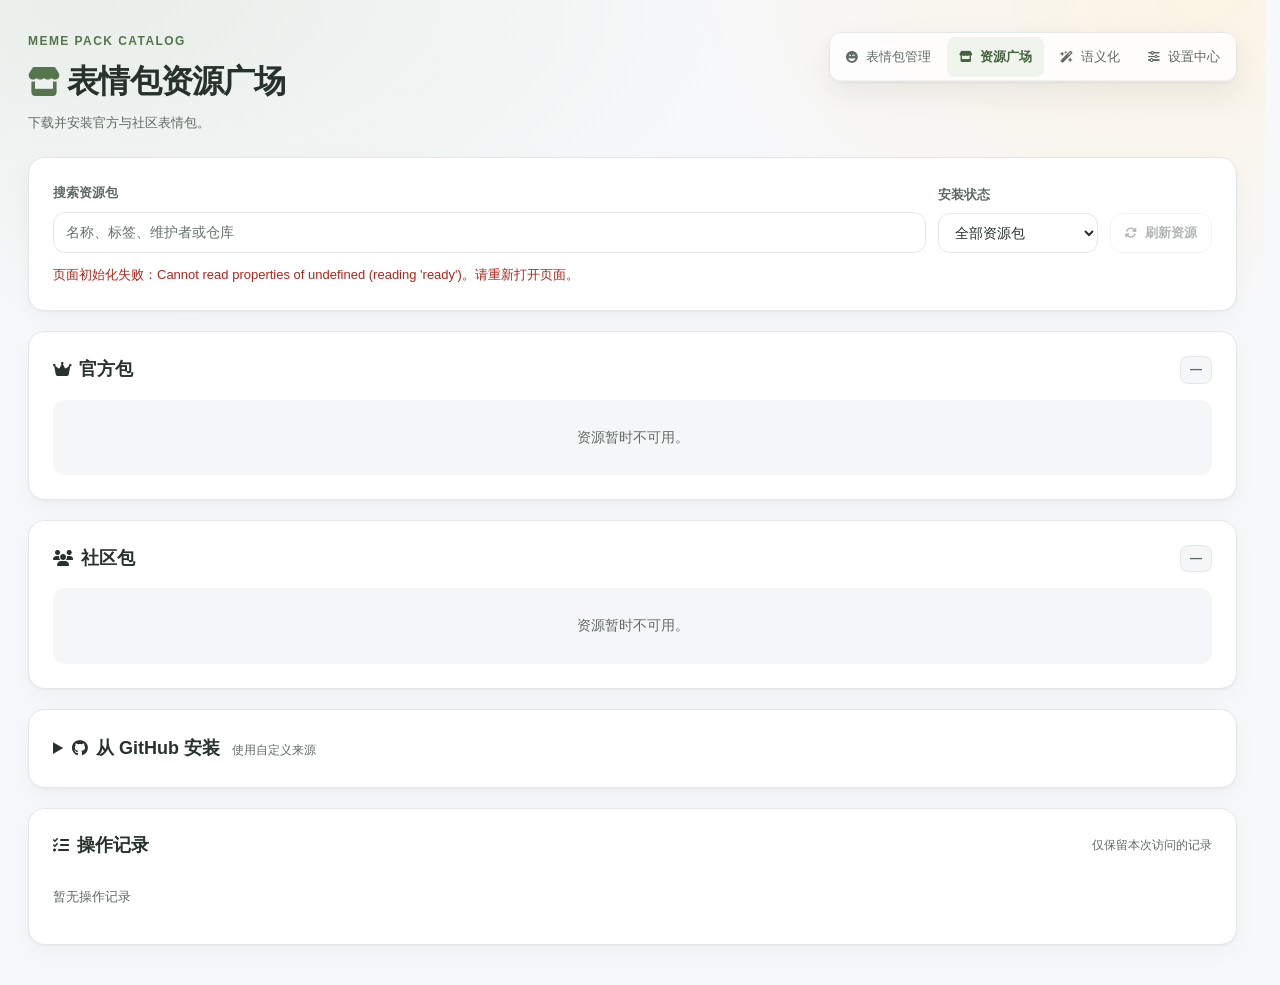
<file: plugins/meme_manager/pages/app/catalog/index.html>
<!doctype html>
<html lang="zh-CN">
  <head>
    <meta charset="UTF-8" />
    <meta name="viewport" content="width=device-width, initial-scale=1.0" />
    <title>表情包资源广场</title>
    <link rel="stylesheet" href="../shared/fa.min.css" />
    <link rel="stylesheet" href="../shared/ui.css" />
    <link rel="stylesheet" href="./style.css" />
  </head>
  <body>
    <header class="page-header">
      <div>
        <p class="eyebrow">Meme Pack Catalog</p>
        <h1><i class="fas fa-store icon"></i>表情包资源广场</h1>
        <p class="subtitle">下载并安装官方与社区表情包。</p>
      </div>
      <nav class="nav-actions" aria-label="页面导航"></nav>
    </header>

    <main class="layout">
      <section class="panel catalog-toolbar" aria-label="查找资源包">
        <div class="catalog-search-row">
          <div class="field-row catalog-search">
            <label for="catalog-search">搜索资源包</label>
            <input
              id="catalog-search"
              type="search"
              placeholder="名称、标签、维护者或仓库"
              autocomplete="off"
            />
          </div>
          <div class="field-row catalog-filter">
            <label for="catalog-filter">安装状态</label>
            <select id="catalog-filter">
              <option value="all">全部资源包</option>
              <option value="available">未安装</option>
              <option value="installed">已安装</option>
              <option value="updates">可更新</option>
            </select>
          </div>
          <button id="refresh-catalog-btn" type="button" class="ghost" disabled>
            <i class="fas fa-rotate icon" aria-hidden="true"></i>刷新资源
          </button>
        </div>
        <p id="catalog-status" class="catalog-status" role="status">
          正在读取资源列表…
        </p>
        <p
          id="installed-status"
          class="catalog-status hidden"
          role="status"
        ></p>
      </section>

      <section
        id="install-task"
        class="panel install-task hidden"
        aria-label="后台安装任务"
      >
        <div>
          <strong id="install-task-name">正在安装</strong>
          <p id="install-task-status" class="hint" role="status">
            正在准备安装任务
          </p>
        </div>
        <button id="show-install-progress" type="button" class="ghost">
          查看进度
        </button>
      </section>

      <section id="updates-zone" class="panel catalog-list hidden">
        <div class="panel-header">
          <h2><i class="fas fa-rotate icon"></i>可更新</h2>
          <span id="updates-pack-count" class="badge">0</span>
        </div>
        <div id="updates-grid" class="catalog-grid"></div>
      </section>

      <section class="panel catalog-list official-zone">
        <div class="panel-header">
          <h2><i class="fas fa-crown icon"></i>官方包</h2>
          <span id="official-pack-count" class="badge">—</span>
        </div>
        <div id="official-grid" class="catalog-grid empty">
          <p>正在读取官方包…</p>
        </div>
      </section>

      <section class="panel catalog-list community-zone">
        <div class="panel-header">
          <h2><i class="fas fa-users icon"></i>社区包</h2>
          <span id="community-pack-count" class="badge">—</span>
        </div>
        <div id="community-grid" class="catalog-grid empty">
          <p>正在读取社区包…</p>
        </div>
      </section>

      <details class="panel manual-source">
        <summary>
          <i class="fab fa-github icon" aria-hidden="true"></i>从 GitHub
          安装<span>使用自定义来源</span>
        </summary>
        <p id="source-form-hint" class="manual-source-hint">
          <i class="fas fa-circle-info"></i>
          输入表情包的仓库与目录。支持兼容结构的表情包，安装时会自动识别。
        </p>
        <form id="source-install-form" aria-describedby="source-form-hint">
          <div class="triple-grid">
            <div class="field-row">
              <label for="source-repo-input">GitHub 仓库</label>
              <input
                id="source-repo-input"
                type="text"
                placeholder="owner/repo"
                required
                autocomplete="off"
                spellcheck="false"
                aria-describedby="source-repo-hint"
              />
              <span id="source-repo-hint" class="field-hint"
                >填写用户名/仓库名，例如 anka-afk/meme-packs</span
              >
            </div>
            <div class="field-row">
              <label for="source-ref-input">分支或版本</label>
              <input
                id="source-ref-input"
                type="text"
                value="main"
                placeholder="main"
                required
                spellcheck="false"
                aria-describedby="source-ref-hint"
              />
              <span id="source-ref-hint" class="field-hint"
                >填写分支名、标签或提交 ID</span
              >
            </div>
            <div class="field-row">
              <label for="source-subpath-input">包所在目录</label>
              <input
                id="source-subpath-input"
                type="text"
                placeholder="packs/official-basic"
                value="."
                required
                spellcheck="false"
                aria-describedby="source-subpath-hint"
              />
              <span id="source-subpath-hint" class="field-hint"
                >相对于仓库根目录；根目录填写 .</span
              >
            </div>
          </div>
          <div class="button-row">
            <button id="install-source-btn" type="submit" disabled>
              <i class="fas fa-download icon"></i>安装此来源
            </button>
          </div>
        </form>
      </details>

      <section class="panel log-panel">
        <div class="panel-header">
          <h2><i class="fas fa-list-check icon"></i>操作记录</h2>
          <span class="hint">仅保留本次访问的记录</span>
        </div>
        <div id="log-list" class="log-list" role="log" aria-live="polite"></div>
      </section>
    </main>

    <div id="install-dialog" class="dialog-mask hidden" aria-hidden="true">
      <div
        class="dialog-card"
        role="dialog"
        aria-modal="true"
        aria-labelledby="install-dialog-title"
        aria-describedby="install-dialog-pack-name"
      >
        <h3 id="install-dialog-title">
          <i class="fas fa-download icon"></i>安装选项
        </h3>
        <p id="install-dialog-pack-name" class="dialog-meta"></p>
        <label class="checkbox">
          <input id="install-overwrite-checkbox" type="checkbox" />
          <span>覆盖同名表情包</span>
        </label>
        <p class="dialog-tip">
          如有同名包，默认保留原包并为新包追加后缀。勾选覆盖将替换原包文件。
        </p>
        <label class="checkbox">
          <input id="install-default-checkbox" type="checkbox" />
          <span>安装后设为默认</span>
        </label>
        <div class="dialog-actions">
          <button id="install-dialog-cancel" class="ghost" type="button">
            取消
          </button>
          <button id="install-dialog-confirm" type="button">确认安装</button>
        </div>
      </div>
    </div>

    <div
      id="install-progress-dialog"
      class="dialog-mask hidden"
      aria-hidden="true"
    >
      <div
        class="dialog-card progress-dialog-card"
        role="dialog"
        aria-modal="true"
        aria-labelledby="install-progress-title"
      >
        <h3 id="install-progress-title">
          <i class="fas fa-cloud-arrow-down icon"></i>正在安装表情包
        </h3>
        <p id="install-progress-pack-name" class="dialog-meta"></p>
        <div class="progress-summary" aria-live="polite">
          <span id="install-progress-phase">正在准备安装任务</span>
          <strong id="install-progress-percent">0%</strong>
        </div>
        <div
          id="install-progress-track"
          class="progress-track"
          role="progressbar"
          aria-label="安装进度"
          aria-valuemin="0"
          aria-valuemax="100"
          aria-valuenow="0"
        >
          <div id="install-progress-bar" class="progress-bar"></div>
        </div>
        <p id="install-progress-bytes" class="progress-bytes">等待下载开始…</p>
        <p class="dialog-tip">
          切换页面后安装仍会继续，返回资源广场可恢复进度。
        </p>
        <div class="dialog-actions">
          <button
            id="install-progress-cancel"
            class="ghost danger-text"
            type="button"
          >
            取消安装
          </button>
          <button
            id="install-progress-hide"
            class="ghost"
            type="button"
            data-dialog-dismiss
          >
            后台安装
          </button>
        </div>
      </div>
    </div>

    <script type="module" src="../shared/ui.js"></script>
    <script type="module" src="./script.js"></script>
  </body>
</html>
</file>
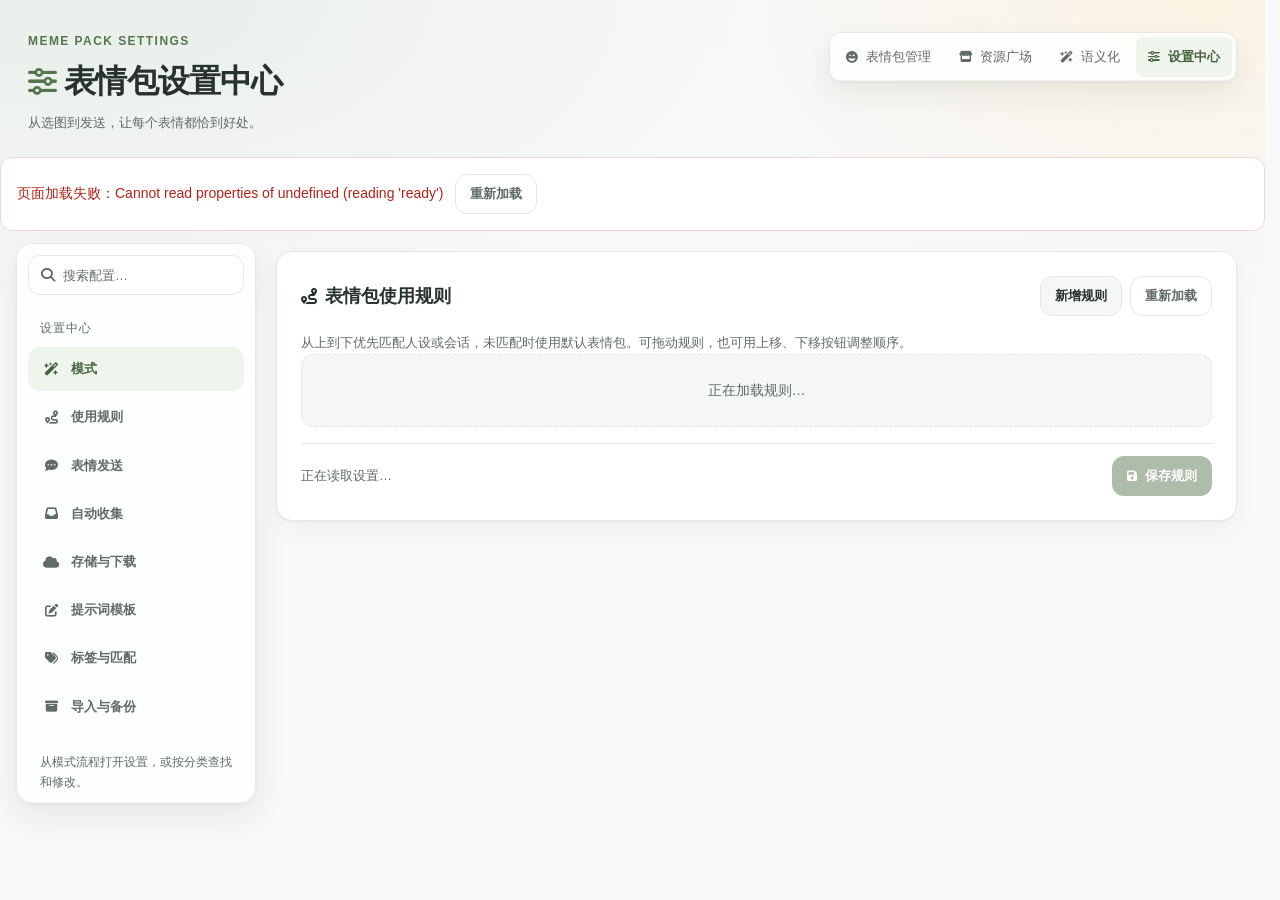
<file: plugins/meme_manager/pages/app/settings/index.html>
<!doctype html>
<html lang="zh-CN">
  <head>
    <meta charset="UTF-8" />
    <meta name="viewport" content="width=device-width, initial-scale=1.0" />
    <title>表情包设置中心</title>
    <link rel="stylesheet" href="../shared/fa.min.css" />
    <link rel="stylesheet" href="../shared/ui.css" />
    <link rel="stylesheet" href="./style.css" />
  </head>
  <body>
    <header class="page-header">
      <div>
        <p class="eyebrow">Meme Pack Settings</p>
        <h1><i class="fas fa-sliders icon"></i>表情包设置中心</h1>
        <p class="subtitle">从选图到发送，让每个表情都恰到好处。</p>
      </div>
      <nav class="nav-actions" aria-label="页面导航"></nav>
    </header>

    <main class="settings-layout">
      <aside class="settings-sidebar" aria-label="设置分类">
        <label class="settings-search" for="settings-search">
          <i class="fas fa-magnifying-glass" aria-hidden="true"></i>
          <input
            id="settings-search"
            type="search"
            placeholder="搜索配置…"
            aria-label="搜索配置"
            autocomplete="off"
          />
        </label>
        <p class="settings-nav-label">设置中心</p>
        <nav id="settings-nav" aria-label="设置分类导航">
          <button type="button" data-settings-tab="models" aria-current="page">
            <i class="fas fa-wand-magic-sparkles" aria-hidden="true"></i
            >模式<span class="settings-dirty-dot" hidden></span>
          </button>
          <button type="button" data-settings-tab="rules">
            <i class="fas fa-route" aria-hidden="true"></i>使用规则
          </button>
          <button type="button" data-settings-tab="sending">
            <i class="fas fa-comment-dots" aria-hidden="true"></i>表情发送<span
              class="settings-dirty-dot"
              hidden
            ></span>
          </button>
          <button type="button" data-settings-tab="collect">
            <i class="fas fa-inbox" aria-hidden="true"></i>自动收集<span
              class="settings-dirty-dot"
              hidden
            ></span>
          </button>
          <button type="button" data-settings-tab="storage">
            <i class="fas fa-cloud" aria-hidden="true"></i>存储与下载<span
              class="settings-dirty-dot"
              hidden
            ></span>
          </button>
          <button type="button" data-settings-tab="prompts">
            <i class="fas fa-pen-to-square" aria-hidden="true"></i
            >提示词模板<span class="settings-dirty-dot" hidden></span>
          </button>
          <button type="button" data-settings-tab="matching">
            <i class="fas fa-tags" aria-hidden="true"></i>标签与匹配<span
              class="settings-dirty-dot"
              hidden
            ></span>
          </button>
          <button type="button" data-settings-tab="backup">
            <i class="fas fa-box-archive" aria-hidden="true"></i>导入与备份
          </button>
        </nav>
        <p class="settings-sidebar-note">
          从模式流程打开设置，或按分类查找和修改。
        </p>
      </aside>
      <div class="settings-content">
        <section class="panel rules-panel" data-settings-panel="rules">
          <div class="panel-head">
            <h2><i class="fas fa-route icon"></i>表情包使用规则</h2>
            <div class="head-actions">
              <button id="add-rule-btn" class="secondary">新增规则</button>
              <button id="reload-rules-btn" class="ghost">重新加载</button>
            </div>
          </div>

          <p class="hint">
            从上到下优先匹配人设或会话，未匹配时使用默认表情包。可拖动规则，也可用上移、下移按钮调整顺序。
          </p>

          <div
            id="rules-validation"
            class="validation hidden"
            role="alert"
            tabindex="-1"
          ></div>

          <div id="rules-list" class="rules-list" aria-label="表情包使用规则">
            <p class="rules-placeholder" role="status">正在加载规则…</p>
          </div>

          <div class="save-row">
            <p
              id="rules-save-status"
              class="result"
              role="status"
              aria-live="polite"
            >
              正在读取设置…
            </p>
            <button id="save-rules-btn" disabled>
              <i class="fas fa-floppy-disk icon"></i>保存规则
            </button>
          </div>
        </section>

        <form
          id="plugin-config-form"
          data-settings-panel="config"
          hidden
          novalidate
        >
          <div class="settings-section-heading">
            <div>
              <p class="eyebrow">Preferences</p>
              <h2 id="config-section-title">表情发送</h2>
              <p id="config-section-description" class="hint"></p>
            </div>
            <div class="settings-heading-actions">
              <button
                type="button"
                id="reset-prompts-btn"
                class="secondary"
                hidden
                disabled
              >
                恢复默认模板
              </button>
              <button type="button" id="reload-config-btn" class="ghost">
                <i class="fas fa-rotate icon" aria-hidden="true"></i>重新加载
              </button>
            </div>
          </div>
          <p id="config-load-status" class="config-notice" role="status">
            正在读取配置…
          </p>
          <section
            id="selection-mode-panel"
            class="panel selection-mode-panel"
            hidden
          >
            <fieldset
              id="selection-mode-options"
              aria-describedby="selection-mode-help"
            >
              <legend>选择模式</legend>
              <p id="selection-mode-help" class="hint">
                一次使用一种模式。切换后可调整流程中的设置，保存并应用后生效。
              </p>
              <div class="selection-mode-grid">
                <label class="selection-mode-card">
                  <input
                    type="radio"
                    name="selection-mode"
                    value="category-native"
                  />
                  <span
                    ><strong>原生分类标签</strong
                    ><small
                      >回复模型输出分类标签，从该分类中随机取图。</small
                    ></span
                  >
                </label>
                <label class="selection-mode-card">
                  <input
                    type="radio"
                    name="selection-mode"
                    value="category-auxiliary"
                  />
                  <span
                    ><strong>辅助模型分类标签</strong
                    ><small
                      >辅助模型根据回复选择分类，再从分类中随机取图。</small
                    ></span
                  >
                </label>
                <label class="selection-mode-card">
                  <input
                    type="radio"
                    name="selection-mode"
                    value="semantic-tool"
                  />
                  <span
                    ><strong>Tool 语义检索</strong
                    ><small
                      >回复模型调用搜索工具，从候选中选择具体图片。</small
                    ></span
                  >
                </label>
                <label class="selection-mode-card">
                  <input
                    type="radio"
                    name="selection-mode"
                    value="semantic-auxiliary"
                  />
                  <span
                    ><strong>辅助模型语义检索</strong
                    ><small
                      >辅助模型根据回复检索并选图，回复模型专注对话。</small
                    ></span
                  >
                </label>
              </div>
            </fieldset>
            <p
              id="selection-mode-status"
              class="selection-mode-status"
              role="status"
            ></p>
            <div id="selection-mode-readiness" class="config-notice" hidden>
              <p id="selection-mode-readiness-text" role="status"></p>
              <p class="hint">
                按各会话实际使用的表情包判断；语义数据或索引未就绪时，自动回退到对应的分类标签方式。
              </p>
              <a
                href="../semantic/index.html"
                data-nav-target="../semantic/index.html"
                >前往语义化 →</a
              >
            </div>
            <p id="selection-mode-detail" class="hint"></p>
          </section>
          <section
            id="mode-workflow"
            class="panel mode-workflow"
            aria-labelledby="mode-workflow-title"
            hidden
          >
            <div class="workflow-heading">
              <h3 id="mode-workflow-title" tabindex="-1">模式流程</h3>
            </div>
            <ol
              id="mode-workflow-steps"
              class="workflow-steps"
              aria-label="本轮选图流程"
            ></ol>
          </section>
          <dialog
            id="config-flow-dialog"
            class="ui-dialog ui-dialog-sectioned"
            aria-labelledby="config-flow-dialog-title"
          >
            <div class="flow-dialog-heading ui-dialog-heading">
              <h3
                id="config-flow-dialog-title"
                class="ui-dialog-title text-h3 pa-4 pb-0 pl-6"
                tabindex="-1"
              ></h3>
              <div class="flow-dialog-heading-actions">
                <button
                  id="config-flow-dialog-reset"
                  type="button"
                  class="ghost"
                  hidden
                >
                  恢复默认模板
                </button>
                <button
                  type="button"
                  class="ghost"
                  data-flow-dialog-close
                  aria-label="关闭设置"
                >
                  ×
                </button>
              </div>
            </div>
            <div id="config-flow-dialog-body" class="ui-dialog-body"></div>
            <div class="flow-dialog-actions ui-dialog-actions">
              <p id="config-flow-dialog-status" role="status"></p>
              <button type="button" class="ghost" data-flow-dialog-close>
                关闭
              </button>
              <button
                id="config-flow-dialog-save"
                type="submit"
                class="secondary"
                disabled
              >
                保存并应用
              </button>
            </div>
          </dialog>
          <section
            id="collection-workflow"
            class="panel mode-workflow"
            aria-labelledby="collection-workflow-title"
            hidden
          >
            <div class="workflow-heading">
              <h3 id="collection-workflow-title" tabindex="-1">自动收集流程</h3>
              <span
                id="collection-workflow-state"
                class="workflow-state"
                role="status"
              ></span>
            </div>
            <ol
              id="collection-workflow-steps"
              class="workflow-steps"
              aria-label="自动收集流程"
            ></ol>
            <p
              id="collection-workflow-result"
              class="workflow-fallback"
              role="status"
            ></p>
            <p class="workflow-fallback">
              自动检查重复图片；启用语义检索后，默认在入包时自动增量生成向量，可在「审核与入包」关闭。描述未完成的图片需先到「语义化」页面处理。
            </p>
          </section>
          <div id="config-sections"></div>
          <p id="config-search-empty" class="rules-placeholder" hidden>
            没有找到相关配置，试试“模型”“概率”或“图床”。
          </p>
          <div class="config-save-bar">
            <div>
              <p id="config-save-status" role="status">正在读取设置…</p>
            </div>
            <button id="save-config-btn" type="submit" disabled>
              <i class="fas fa-floppy-disk icon" aria-hidden="true"></i
              >保存并应用
            </button>
          </div>
        </form>
        <dialog
          id="rules-flow-dialog"
          class="ui-dialog ui-dialog-sectioned"
          aria-labelledby="rules-flow-dialog-title"
        >
          <div class="flow-dialog-heading ui-dialog-heading">
            <h3
              id="rules-flow-dialog-title"
              class="ui-dialog-title text-h3 pa-4 pb-0 pl-6"
            >
              表情包使用规则
            </h3>
            <button
              type="button"
              class="ghost"
              data-rules-dialog-close
              aria-label="关闭规则"
            >
              ×
            </button>
          </div>
          <div id="rules-flow-dialog-body" class="ui-dialog-body"></div>
          <div class="flow-dialog-actions ui-dialog-actions">
            <button type="button" class="ghost" data-rules-dialog-close>
              关闭
            </button>
          </div>
        </dialog>
        <div data-settings-panel="backup" hidden>
          <section class="panel backup-panel">
            <h2><i class="fas fa-box-archive icon"></i>导入与备份</h2>

            <div class="block pack-transfer-block">
              <h3>单个表情包</h3>
              <p class="hint compact-hint">分享、备份或迁移一个表情包。</p>
              <div class="field-row">
                <label for="transfer-pack-select">当前表情包</label>
                <select
                  id="transfer-pack-select"
                  aria-label="选择迁移的表情包"
                ></select>
              </div>
              <p id="transfer-current-pack" class="result" aria-live="polite">
                正在读取当前表情包…
              </p>

              <details class="pack-transfer-section" open>
                <summary>
                  <span class="pack-transfer-summary-icon share-icon">
                    <i class="fas fa-file-export"></i>
                  </span>
                  <span>
                    <strong>导出当前表情包</strong>
                    <small>分享或迁回自己的环境</small>
                  </span>
                  <i class="fas fa-chevron-down pack-transfer-chevron"></i>
                </summary>
                <div class="pack-transfer-section-body">
                  <div
                    class="export-mode-list"
                    role="radiogroup"
                    aria-label="导出类型"
                  >
                    <label
                      class="export-mode-option selected"
                      for="export-mode-share"
                    >
                      <input
                        id="export-mode-share"
                        name="export-mode"
                        type="radio"
                        value="share"
                        checked
                      />
                      <span>
                        <strong>分享版</strong>
                        <small>不带向量，可上传资源广场</small>
                      </span>
                      <em>推荐</em>
                    </label>
                    <label class="export-mode-option" for="export-mode-backup">
                      <input
                        id="export-mode-backup"
                        name="export-mode"
                        type="radio"
                        value="backup"
                      />
                      <span>
                        <strong>自用备份</strong>
                        <small id="vector-backup-hint">正在检查向量状态…</small>
                      </span>
                    </label>
                  </div>
                  <button id="export-pack-download-btn" type="button">
                    <i class="fas fa-download icon"></i>下载分享版
                  </button>
                  <p
                    id="export-pack-result"
                    class="result"
                    aria-live="polite"
                  ></p>
                </div>
              </details>

              <details class="pack-transfer-section">
                <summary>
                  <span class="pack-transfer-summary-icon import-icon">
                    <i class="fas fa-file-import"></i>
                  </span>
                  <span>
                    <strong>从压缩包导入</strong>
                    <small>兼容新版与旧版表情包</small>
                  </span>
                  <i class="fas fa-chevron-down pack-transfer-chevron"></i>
                </summary>
                <div class="pack-transfer-section-body">
                  <label
                    id="pack-import-dropzone"
                    class="pack-import-dropzone"
                    for="pack-import-file"
                    tabindex="0"
                    role="button"
                    aria-label="选择 zip 格式的表情包"
                  >
                    <input
                      id="pack-import-file"
                      type="file"
                      accept=".zip,application/zip"
                    />
                    <i class="fas fa-cloud-arrow-up"></i>
                    <span>
                      <strong id="pack-import-file-label"
                        >选择或拖入 zip 文件</strong
                      >
                      <small>先检查，不会立即覆盖</small>
                    </span>
                  </label>

                  <div
                    id="pack-import-preview"
                    class="pack-import-preview hidden"
                    aria-live="polite"
                  >
                    <div class="pack-import-preview-header">
                      <div>
                        <strong id="pack-import-preview-name"
                          >待导入表情包</strong
                        >
                        <span id="pack-import-preview-format"
                          >正在识别格式</span
                        >
                      </div>
                      <button
                        id="pack-import-reset-btn"
                        type="button"
                        class="secondary compact-btn"
                      >
                        重选
                      </button>
                    </div>
                    <dl class="pack-import-preview-stats">
                      <div>
                        <dt>图片</dt>
                        <dd id="pack-import-image-count">0</dd>
                      </div>
                      <div>
                        <dt>分类</dt>
                        <dd id="pack-import-category-count">0</dd>
                      </div>
                      <div>
                        <dt>语义</dt>
                        <dd id="pack-import-semantic-count">无</dd>
                      </div>
                      <div>
                        <dt>向量</dt>
                        <dd id="pack-import-vector-state">不包含</dd>
                      </div>
                    </dl>
                    <p
                      id="pack-import-warning"
                      class="pack-import-warning hidden"
                    ></p>
                    <div class="pack-import-options">
                      <label>
                        <input id="pack-import-set-default" type="checkbox" />
                        导入后设为默认表情包
                      </label>
                      <label>
                        <input id="pack-import-overwrite" type="checkbox" />
                        同名时覆盖现有表情包
                      </label>
                      <label>
                        <input
                          id="pack-import-overwrite-manual"
                          type="checkbox"
                          disabled
                        />
                        同时覆盖本机人工描述、标签和图片文字
                      </label>
                    </div>
                    <button id="pack-import-confirm-btn" type="button">
                      <i class="fas fa-circle-check icon"></i>确认导入
                    </button>
                  </div>
                  <p
                    id="pack-import-result"
                    class="result"
                    aria-live="polite"
                  ></p>
                </div>
              </details>
            </div>

            <div class="block">
              <h3>导出全量备份</h3>
              <p class="hint">
                备份所有表情包与运行时设置，文件保存在服务器上。
              </p>
              <div class="field-row">
                <label for="backup-output-dir-input">导出目录（可选）</label>
                <input
                  id="backup-output-dir-input"
                  type="text"
                  placeholder="留空则导出到默认 backup 目录"
                />
              </div>
              <button id="export-backup-btn">
                <i class="fas fa-file-export icon"></i>导出全量备份
              </button>
              <p
                id="export-result"
                class="result"
                role="status"
                aria-live="polite"
              ></p>
            </div>

            <div class="block">
              <h3>恢复全量备份</h3>
              <p class="hint">从已有备份恢复表情包与运行时设置。</p>
              <div class="field-row">
                <label for="backup-file-input">备份压缩包（zip）</label>
                <input id="backup-file-input" type="file" accept=".zip" />
              </div>
              <label class="checkbox">
                <input id="import-overwrite-checkbox" type="checkbox" />
                <span
                  >以备份替换全部表情包（备份中没有的表情包也会被移除）</span
                >
              </label>
              <button id="import-backup-btn" class="danger">
                <i class="fas fa-file-import icon"></i>恢复全量备份
              </button>
              <p
                id="import-result"
                class="result"
                role="status"
                aria-live="polite"
              ></p>
            </div>
          </section>

          <section class="panel log-panel">
            <h2><i class="fas fa-list-check icon"></i>操作日志</h2>
            <div
              id="log-list"
              class="log-list"
              role="log"
              aria-live="polite"
              aria-label="最近的操作记录"
            ></div>
          </section>
        </div>
      </div>
    </main>

    <div id="storage-guide-mask" class="dialog-mask hidden" aria-hidden="true">
      <section
        class="dialog-card storage-guide"
        role="dialog"
        aria-modal="true"
        aria-labelledby="storage-guide-title"
      >
        <header class="storage-guide-header">
          <h3
            id="storage-guide-title"
            class="ui-dialog-title text-h3 pa-4 pb-0 pl-6"
          >
            图床配置教程
          </h3>
        </header>
        <div class="storage-guide-body" tabindex="0" aria-label="教程内容">
          <article data-storage-guide="cloudflare_r2">
            <h4>Cloudflare R2</h4>
            <ol>
              <li>
                <strong>创建存储桶。</strong>登录 Cloudflare 控制台，在 R2
                对象存储中创建一个桶，记下桶名称和 Account ID。
              </li>
              <li>
                <strong>创建 R2 API 凭证。</strong
                >为这个桶授予对象读写权限，保存生成的 Access Key ID 和 Secret
                Access Key。
              </li>
              <li>
                <strong>填写设置。</strong>关闭教程，在“图床服务”选择 Cloudflare
                R2，将上述四项分别填入账号 ID、访问密钥
                ID、访问密钥和存储桶名称。
              </li>
              <li>
                <strong>按需填写公开地址。</strong
                >需要公开外链时，在桶设置中绑定自定义域名，或复制控制台提供的公共开发地址。将完整的
                HTTPS 地址填入“自定义 CDN 域名”；不要填写 S3 API 地址。r2.dev
                开发地址有访问限流。
              </li>
            </ol>
            <p class="hint">
              仅做同步可以不填写公开地址。凭证用于插件访问存储桶，公开地址用于访问图片，两者用途不同。
            </p>
            <p>
              <a
                href="https://developers.cloudflare.com/r2/api/tokens/"
                target="_blank"
                rel="noopener noreferrer"
                >官方凭证说明 ↗</a
              >
              <br />
              <a
                href="https://developers.cloudflare.com/r2/buckets/public-buckets/"
                target="_blank"
                rel="noopener noreferrer"
                >公开访问说明 ↗</a
              >
            </p>
          </article>
          <article data-storage-guide="webdav" hidden>
            <h4>WebDAV</h4>
            <ol>
              <li>
                <strong>准备连接信息。</strong>在 NAS 或云存储服务中启用
                WebDAV，获取 WebDAV 地址、用户名和密码或应用密码。填写 WebDAV
                接口地址，不是网页登录地址。
              </li>
              <li>
                <strong>填写设置。</strong>在“图床服务”选择
                WebDAV，填写根地址和账号凭证。远端目录可填
                <code>memes</code>，插件会在该目录保存同步图片。
              </li>
              <li>
                <strong>检查连接选项。</strong>保持 SSL
                证书校验开启；连接较慢时可适当增加请求超时时间。服务端账号需有远端目录的读取、写入权限，使用覆盖同步时还需删除权限。
              </li>
              <li>
                <strong>按需填写公开地址。</strong
                >只有服务提供无需登录的图片外链时才填写公开访问根地址。它应对应远端目录，例如
                <code>https://cdn.example.com/memes</code
                >；不提供外链也可以用于同步。
              </li>
            </ol>
            <p class="hint">
              不同服务的 WebDAV 路径不同，请从服务端的 WebDAV
              设置或帮助文档复制。出现 401/403 时检查应用密码与目录权限，出现
              404 时检查根地址。
            </p>
          </article>
          <article data-storage-guide="stardots" hidden>
            <h4>StarDots</h4>
            <ol>
              <li>
                <strong>创建空间。</strong>登录 StarDots
                控制台，创建用于保存表情图片的空间，并记下空间名称。
              </li>
              <li>
                <strong>获取凭证。</strong>在控制台设置的 API 管理区域获取 Key
                和 Secret。
              </li>
              <li>
                <strong>填写设置。</strong>在“图床服务”选择 StarDots，将
                Key、Secret 和空间名称填入对应配置项。
              </li>
            </ol>
            <p class="hint">
              同步前请在服务商控制台确认可用容量和 API
              配额；套餐限制以服务商当前说明为准。
            </p>
            <p>
              <a
                href="https://stardots.io/en/documentation/openapi"
                target="_blank"
                rel="noopener noreferrer"
                >官方 API 说明 ↗</a
              >
            </p>
          </article>
          <article data-storage-guide="lsky" hidden>
            <h4>兰空图床（开源版 2.x）</h4>
            <ol>
              <li>在兰空后台开启 API，在站点 API 页面获取账号 Token。</li>
              <li>
                选择兰空图床，填写站点地址和 Token；地址不要带 /api/v1。存储策略
                ID 留 0 使用默认策略。
              </li>
              <li>
                将账号所在角色组的图片保存质量设为
                100，关闭格式转换和覆盖式水印，并确保机器人能访问原图链接。
              </li>
              <li>保存并应用后，在表情包管理页使用普通同步或高级覆盖同步。</li>
            </ol>
            <p>
              插件会编码远端原始文件名以保存分类，下载时还原；只同步当前空间标识下由插件上传的图片，不导入账号中的其他图片。请勿手动改写这些文件名。
            </p>
            <p>
              上传沿用账号默认相册，列表会遍历相册。不同表情包共用所配置的远端空间；修改空间标识不会搬迁旧图。覆盖同步会清理该空间内目标端多出的图片。
            </p>
            <p>
              仅支持开源版
              2.x。若同一路径存在重复记录（例如上传后连接中断），同步会停止，请在兰空中确认并移除多余副本后重试。
            </p>
          </article>
          <section class="storage-guide-finish">
            <h4>保存后开始同步</h4>
            <p>
              关闭教程，点击设置页的“保存并应用”，然后在表情包管理页使用云端同步。
            </p>
          </section>
        </div>
        <footer class="dialog-actions">
          <button
            id="storage-guide-close"
            type="button"
            variant="tonal"
            data-dialog-dismiss
          >
            知道了
          </button>
        </footer>
      </section>
    </div>
    <script type="module" src="../shared/ui.js"></script>
    <script type="module" src="./config.js"></script>
    <script type="module" src="./script.js"></script>
  </body>
</html>
</file>
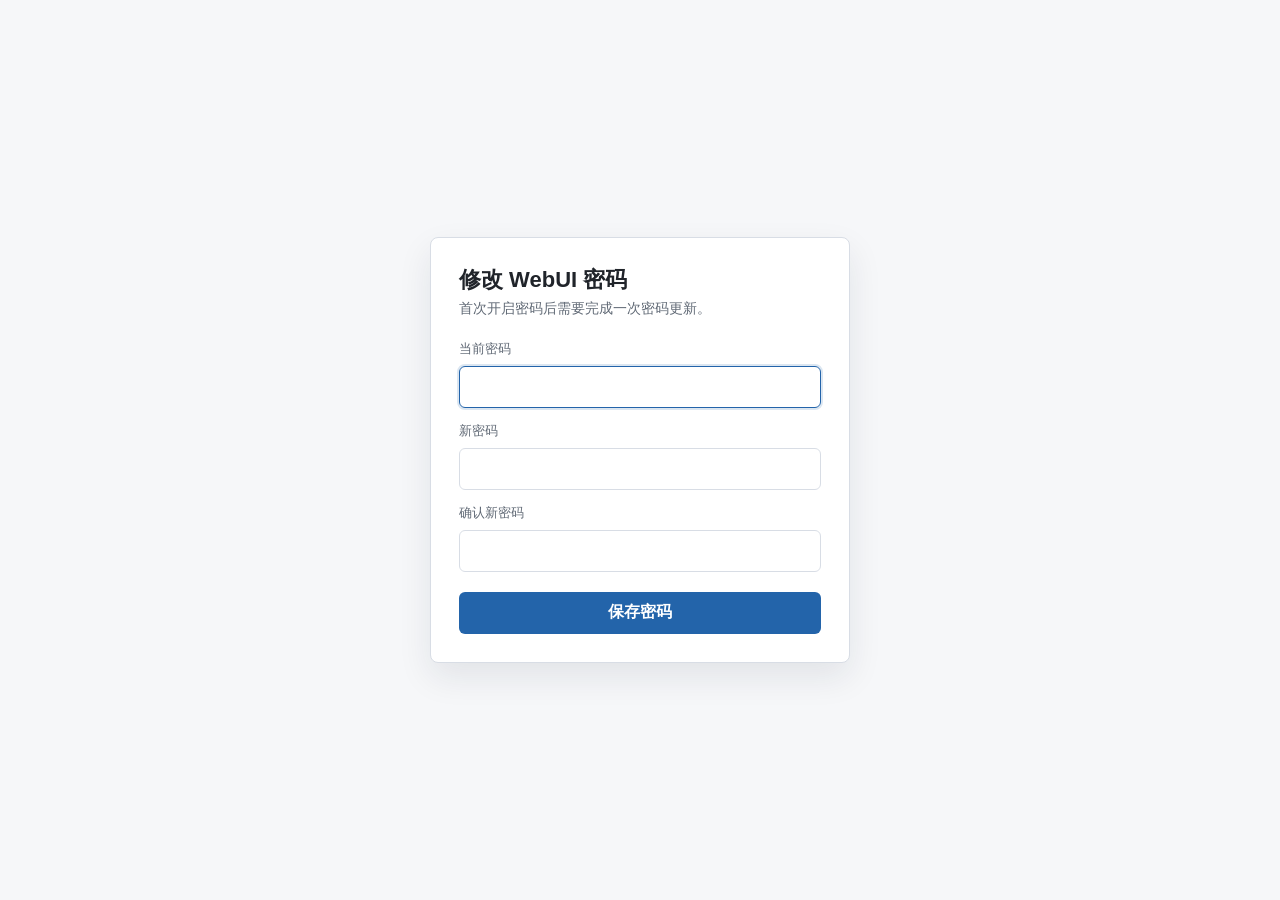
<file: plugins/astrbot_plugin_self_learning/web_res/static/html/change_password.html>
<!DOCTYPE html>
<html lang="zh-CN">
<head>
    <meta charset="UTF-8">
    <meta name="viewport" content="width=device-width, initial-scale=1.0">
    <title>修改 WebUI 密码</title>
    <style>
        :root {
            color-scheme: light;
            --bg: #f6f7f9;
            --panel: #ffffff;
            --text: #20242a;
            --muted: #606975;
            --line: #d8dde5;
            --accent: #2364aa;
            --accent-hover: #184f87;
            --danger: #b42318;
            --danger-bg: #fff0ed;
            --success: #067647;
            --success-bg: #ecfdf3;
        }
        * { box-sizing: border-box; }
        body {
            margin: 0;
            min-height: 100vh;
            display: grid;
            place-items: center;
            padding: 24px;
            background: var(--bg);
            color: var(--text);
            font-family: "Microsoft YaHei", "PingFang SC", Arial, sans-serif;
        }
        main {
            width: min(100%, 420px);
            background: var(--panel);
            border: 1px solid var(--line);
            border-radius: 8px;
            padding: 28px;
            box-shadow: 0 14px 34px rgba(25, 35, 50, 0.09);
        }
        h1 {
            margin: 0 0 6px;
            font-size: 22px;
            line-height: 1.25;
            letter-spacing: 0;
        }
        p {
            margin: 0 0 22px;
            color: var(--muted);
            font-size: 14px;
        }
        label {
            display: block;
            margin: 14px 0 8px;
            color: var(--muted);
            font-size: 13px;
        }
        input {
            width: 100%;
            height: 42px;
            border: 1px solid var(--line);
            border-radius: 6px;
            padding: 0 12px;
            font: inherit;
            color: var(--text);
            background: #fff;
        }
        input:focus {
            outline: 2px solid rgba(35, 100, 170, 0.16);
            border-color: var(--accent);
        }
        button {
            width: 100%;
            height: 42px;
            margin-top: 20px;
            border: 0;
            border-radius: 6px;
            background: var(--accent);
            color: #fff;
            font: inherit;
            font-weight: 600;
            cursor: pointer;
        }
        button:hover { background: var(--accent-hover); }
        button:disabled {
            cursor: wait;
            opacity: 0.7;
        }
        .message {
            display: none;
            margin-bottom: 14px;
            padding: 10px 12px;
            border-radius: 6px;
            font-size: 13px;
            line-height: 1.45;
        }
        .message.error {
            display: block;
            color: var(--danger);
            background: var(--danger-bg);
            border: 1px solid rgba(180, 35, 24, 0.24);
        }
        .message.success {
            display: block;
            color: var(--success);
            background: var(--success-bg);
            border: 1px solid rgba(6, 118, 71, 0.22);
        }
    </style>
</head>
<body>
    <main>
        <h1>修改 WebUI 密码</h1>
        <p>首次开启密码后需要完成一次密码更新。</p>
        <div id="message" class="message"></div>
        <form id="change-form">
            <label for="old-password">当前密码</label>
            <input id="old-password" name="old_password" type="password" autocomplete="current-password" required>
            <label for="new-password">新密码</label>
            <input id="new-password" name="new_password" type="password" autocomplete="new-password" required>
            <label for="confirm-password">确认新密码</label>
            <input id="confirm-password" name="confirm_password" type="password" autocomplete="new-password" required>
            <button id="submit" type="submit">保存密码</button>
        </form>
    </main>
    <script>
        const form = document.getElementById("change-form");
        const message = document.getElementById("message");
        const submit = document.getElementById("submit");
        const oldPassword = document.getElementById("old-password");
        const newPassword = document.getElementById("new-password");
        const confirmPassword = document.getElementById("confirm-password");

        function showMessage(text, type) {
            message.textContent = text;
            message.className = "message " + type;
        }

        form.addEventListener("submit", async (event) => {
            event.preventDefault();
            message.className = "message";
            if (newPassword.value !== confirmPassword.value) {
                showMessage("两次输入的新密码不一致", "error");
                confirmPassword.focus();
                return;
            }
            submit.disabled = true;
            submit.textContent = "保存中...";
            try {
                const response = await fetch("/api/plugin_change_password", {
                    method: "POST",
                    headers: {"Content-Type": "application/json"},
                    body: JSON.stringify({
                        old_password: oldPassword.value,
                        new_password: newPassword.value
                    })
                });
                const data = await response.json();
                if (response.ok) {
                    showMessage(data.message || "密码修改成功", "success");
                    setTimeout(() => {
                        window.location.href = data.redirect || "/api/index";
                    }, 900);
                    return;
                }
                showMessage(data.error || "密码修改失败", "error");
                oldPassword.value = "";
                oldPassword.focus();
            } catch (error) {
                showMessage("网络连接失败，请稍后重试", "error");
            } finally {
                submit.disabled = false;
                submit.textContent = "保存密码";
            }
        });

        oldPassword.focus();
    </script>
</body>
</html>
</file>
<file: plugins/astrbot_plugin_qzone/pages/dashboard/style.css>
﻿/* Modern UI CSS for QQ Zone Ultra */
:root {
  --bg-color: #f3f6f9;
  --surface: #ffffff;
  --surface-hover: #f9fbfc;
  --text-primary: #1e2022;
  --text-secondary: #747b81;
  --border: #eaedf1;
  --accent: #1877f2;
  --accent-hover: #1664d0;
  --accent-glow: rgba(24, 119, 242, 0.15);
  --success: #17a05d;
  --danger: #e23e3e;
  
  --shadow-sm: 0 2px 8px rgba(0, 0, 0, 0.04);
  --shadow-md: 0 8px 24px rgba(0, 0, 0, 0.06);
  --shadow-lg: 0 16px 40px rgba(0, 0, 0, 0.08);
  
  --radius-sm: 12px;
  --radius-md: 20px;
  --radius-lg: 28px;
  --radius-full: 9999px;
  
  --spring: all 0.5s cubic-bezier(0.175, 0.885, 0.32, 1.275);
  --transition: all 0.2s ease-out;
}

body {
  margin: 0;
  background-color: var(--bg-color);
  color: var(--text-primary);
  font-family: -apple-system, BlinkMacSystemFont, "SF Pro Text", "Segoe UI", Roboto, "Helvetica Neue", Arial, sans-serif;
  line-height: 1.6;
  -webkit-font-smoothing: antialiased;
  min-height: 100vh;
}

button, input, textarea {
  font-family: inherit;
  font-size: 14px;
  border: none;
  outline: none;
  background: none;
  color: inherit;
  transition: var(--transition);
}

button {
  cursor: pointer;
  display: inline-flex;
  align-items: center;
  justify-content: center;
  gap: 8px;
}

button:active {
  transform: scale(0.96) !important;
}

/* Base shell layout */
.shell {
  display: grid;
  grid-template-columns: 280px minmax(400px, 1fr) 400px;
  gap: 24px;
  max-width: 1400px;
  margin: 0 auto;
  padding: 32px 24px;
  align-items: start;
}

/* Cards */
.account, .composer, .toolbar, .post, .detail, .notice, .empty-feed, .target-form, .tabs {
  background: var(--surface);
  border: 1px solid var(--border);
  border-radius: var(--radius-md);
  box-shadow: var(--shadow-sm);
  transition: var(--spring);
}

.account:hover, .composer:focus-within, .post:hover, .detail:hover {
  box-shadow: var(--shadow-md);
  transform: translateY(-2px);
}

.rail, .timeline, .detail {
  display: flex;
  flex-direction: column;
  gap: 24px;
}

.rail {
  position: sticky;
  top: 32px;
}

/* Account styling */
.account {
  display: flex;
  align-items: center;
  gap: 16px;
  padding: 20px;
}

.avatar {
  width: 52px;
  height: 52px;
  background: var(--bg-color);
  border-radius: 50%;
  display: grid;
  place-items: center;
  overflow: hidden;
  box-shadow: inset 0 2px 4px rgba(0,0,0,0.05);
  flex-shrink: 0;
}

.avatar img {
  width: 100%;
  height: 100%;
  object-fit: cover;
  transition: var(--spring);
}

.account:hover .avatar img {
  transform: scale(1.05);
}

.account div {
  display: flex;
  flex-direction: column;
  min-width: 0;
}

.account strong {
  font-size: 17px;
  font-weight: 700;
  color: var(--text-primary);
  white-space: nowrap;
  overflow: hidden;
  text-overflow: ellipsis;
}

.account span, .toolbar span, .post-meta span, .detail-title span {
  font-size: 13px;
  color: var(--text-secondary);
}

/* Tabs */
.tabs {
  display: flex;
  flex-direction: column;
  padding: 8px;
  gap: 4px;
}

.tab {
  padding: 12px 16px;
  border-radius: var(--radius-sm);
  font-weight: 600;
  text-align: left;
  color: var(--text-secondary);
  justify-content: flex-start;
}

.tab svg {
  width: 18px;
  height: 18px;
  opacity: 0.7;
}

.tab:hover {
  background: var(--surface-hover);
  color: var(--text-primary);
  transform: translateX(4px);
}

.tab.active {
  background: var(--accent-glow);
  color: var(--accent);
}

.tab.active svg {
  opacity: 1;
}

/* Target form */
.target-form {
  padding: 20px;
  display: flex;
  flex-direction: column;
  gap: 12px;
}

.target-form label {
  font-size: 13px;
  font-weight: 600;
  color: var(--text-secondary);
}

.target-row {
  display: flex;
  gap: 8px;
}

.target-row input {
  flex: 1;
  background: var(--bg-color);
  border: 2px solid transparent;
  padding: 10px 16px;
  border-radius: var(--radius-full);
  font-weight: 500;
  min-width: 0;
}

.target-row input:focus {
  background: var(--surface);
  border-color: var(--accent);
  box-shadow: 0 0 0 3px var(--accent-glow);
}

.target-row button {
  background: var(--accent);
  color: white;
  width: 44px;
  height: 44px;
  padding: 0;
  border-radius: 50%;
  font-weight: 600;
  flex-shrink: 0;
}

.target-row button:hover {
  background: var(--accent-hover);
  transform: scale(1.05);
}

/* Composer */
.composer {
  padding: 24px;
}

.composer textarea {
  width: 100%;
  min-height: 80px;
  max-height: 180px;
  resize: none;
  font-size: 15px;
  color: var(--text-primary);
  background: transparent;
}

.composer textarea::placeholder {
  color: var(--text-secondary);
  opacity: 0.7;
}

.composer-actions {
  display: flex;
  justify-content: space-between;
  align-items: center;
  margin-top: 16px;
  padding-top: 16px;
  border-top: 1px solid var(--border);
}

.upload-button {
  display: flex;
  align-items: center;
  gap: 8px;
  color: var(--accent);
  font-weight: 600;
  cursor: pointer;
  padding: 8px 16px;
  border-radius: var(--radius-full);
  background: var(--accent-glow);
  transition: var(--transition);
}

.upload-button:hover {
  background: var(--accent);
  color: white;
}

.upload-button input {
  display: none;
}

#publishButton {
  background: var(--text-primary);
  color: white;
  padding: 10px 24px;
  border-radius: var(--radius-full);
  font-weight: 600;
}

#publishButton:hover {
  background: #000;
  transform: translateY(-2px);
}

#publishButton:disabled {
  opacity: 0.5;
  cursor: not-allowed;
  transform: none;
}

/* Media preview in composer */
.media-strip {
  display: flex;
  gap: 12px;
  flex-wrap: wrap;
  margin-top: 16px;
}
.media-strip:empty {
  display: none;
}

.media-strip img {
  width: 80px;
  height: 80px;
  object-fit: cover;
  border-radius: var(--radius-sm);
  border: 1px solid var(--border);
}

.media-chip {
  display: inline-flex;
  align-items: center;
  gap: 8px;
  padding: 8px 12px;
  background: var(--bg-color);
  border: 1px solid var(--border);
  border-radius: var(--radius-full);
  font-size: 13px;
}

.media-chip button {
  color: var(--text-secondary);
  padding: 0;
}

.media-chip button:hover {
  color: var(--danger);
}

/* Toolbar */
.toolbar {
  display: flex;
  justify-content: space-between;
  align-items: center;
  padding: 16px 20px;
}

.toolbar strong {
  font-size: 16px;
  font-weight: 700;
}

.icon-button {
  color: var(--text-secondary);
  width: 36px;
  height: 36px;
  padding: 0;
  border-radius: 50%;
  background: var(--bg-color);
}

.icon-button:hover {
  color: var(--text-primary);
  background: var(--border);
  transform: rotate(45deg);
}

/* Post */
.feed {
  display: flex;
  flex-direction: column;
  gap: 16px;
}
.empty-feed {
  padding: 40px;
  text-align: center;
  color: var(--text-secondary);
}

.post {
  padding: 24px;
  cursor: pointer;
  display: flex;
  flex-direction: column;
  gap: 12px;
}

.post-actions {
  display: flex;
  align-items: center;
  gap: 12px;
  flex-wrap: wrap;
  padding-top: 8px;
}

.post-actions button {
  padding: 8px 14px;
  border-radius: var(--radius-full);
  background: var(--bg-color);
  color: var(--text-secondary);
  font-size: 13px;
  font-weight: 600;
}

.post-actions button:hover {
  background: var(--border);
  color: var(--text-primary);
}

.post-actions button.liked {
  color: var(--danger);
}

.action-icon {
  font-size: 14px;
  line-height: 1;
}

.post > button {
  padding: 0;
  width: 100%;
  background: transparent;
  text-align: left;
  justify-content: flex-start;
}

.post.selected {
  border-color: var(--accent);
  box-shadow: 0 0 0 1px var(--accent), var(--shadow-md);
  transform: scale(1.01);
}

.post-header {
  display: flex;
  align-items: center;
  gap: 12px;
}

.post-header .avatar {
  width: 44px;
  height: 44px;
  border-radius: 50%;
}

.post-meta {
  display: flex;
  flex-direction: column;
}

.post-meta strong {
  font-size: 15px;
  font-weight: 600;
}

.post-content {
  font-size: 15px;
  line-height: 1.6;
  white-space: pre-wrap;
  overflow-wrap: anywhere;
  color: var(--text-primary);
}

/* Media grids */
.post-media {
  margin-top: 8px;
}

.media-grid {
  display: grid;
  gap: 6px;
  border-radius: var(--radius-sm);
  overflow: visible;
  align-items: start;
}

.media-grid img, .media-grid video {
  width: 100%;
  height: auto;
  aspect-ratio: auto;
  object-fit: contain;
  border-radius: 12px;
  cursor: zoom-in;
  border: none;
  display: block;
  background: transparent;
}

.media-layout-1 {
  grid-template-columns: 1fr;
  max-width: min(100%, 560px);
}

.media-layout-1 img, .media-layout-1 video {
  aspect-ratio: auto;
  width: auto;
  max-width: 100%;
  max-height: 420px;
  object-fit: contain;
  background: transparent;
}

.media-layout-2 {
  grid-template-columns: repeat(2, minmax(0, 1fr));
  max-width: min(100%, 560px);
}

.media-layout-3 {
  grid-template-columns: repeat(3, minmax(0, 1fr));
}

.media-layout-4 {
  grid-template-columns: repeat(2, minmax(0, 1fr));
  max-width: min(100%, 560px);
}

.media-layout-5,
.media-layout-6,
.media-layout-7,
.media-layout-8,
.media-layout-9 {
  grid-template-columns: repeat(3, minmax(0, 1fr));
}

.media-layout-2 img, .media-layout-2 video,
.media-layout-3 img, .media-layout-3 video,
.media-layout-4 img, .media-layout-4 video,
.media-layout-5 img, .media-layout-5 video,
.media-layout-6 img, .media-layout-6 video,
.media-layout-7 img, .media-layout-7 video,
.media-layout-8 img, .media-layout-8 video,
.media-layout-9 img, .media-layout-9 video {
  width: 100%;
  max-height: 320px;
}

.media-layout-5,
.media-layout-8 {
  max-width: min(100%, 820px);
}

.media-layout-5 > :nth-child(4),
.media-layout-5 > :nth-child(5),
.media-layout-8 > :nth-child(7),
.media-layout-8 > :nth-child(8) {
  grid-column: span 1;
}

.media-layout-5 > :nth-child(4) {
  grid-column: 1 / 2;
}

.media-layout-5 > :nth-child(5) {
  grid-column: 2 / 3;
}

.media-layout-6,
.media-layout-7,
.media-layout-8,
.media-layout-9 {
  max-width: min(100%, 820px);
}

.preview-video {
  background: #000;
}

/* Post stats */
.post-stats {
  display: flex;
  gap: 24px;
  padding-top: 16px;
  color: var(--text-secondary);
  font-size: 13px;
  font-weight: 500;
}

.post-stats button {
  display: flex;
  align-items: center;
  gap: 6px;
}

.post-stats button:hover {
  color: var(--accent);
}

.post-stats .liked {
  color: var(--danger);
}

.post-stats .liked:hover {
  color: var(--danger);
  transform: scale(1.1);
}

/* Detail Pane */
.detail {
  position: sticky;
  top: 32px;
  max-height: calc(100vh - 64px);
  overflow-y: auto;
  padding: 24px;
  overscroll-behavior: contain;
}

.detail.has-selection {
  justify-content: flex-start;
}

.detail::-webkit-scrollbar {
  width: 4px;
}
.detail::-webkit-scrollbar-thumb {
  background: var(--border);
  border-radius: 4px;
}

.detail-empty {
  display: flex;
  flex-direction: column;
  align-items: center;
  justify-content: center;
  height: 300px;
  text-align: center;
  gap: 12px;
  color: var(--text-secondary);
}

.detail-empty[hidden] {
  display: none !important;
}

.detail > #detailContent[hidden] {
  display: none !important;
}

.detail-empty strong {
  font-size: 16px;
  color: var(--text-primary);
}

.detail-header {
  display: flex;
  align-items: center;
  gap: 16px;
  margin-bottom: 24px;
}

.detail-header .avatar {
  width: 52px;
  height: 52px;
  border-radius: 50%;
}

.detail-title {
  display: flex;
  flex-direction: column;
  min-width: 0;
}
.detail-title strong {
  font-size: 16px;
  font-weight: 700;
}

.detail-meta {
  display: flex;
  flex-direction: column;
  gap: 6px;
  min-width: 0;
}

.detail-meta strong {
  line-height: 1.1;
}

.detail-meta span {
  line-height: 1.1;
}

.detail-actions {
  margin-left: auto;
  display: flex;
  gap: 8px;
}

.detail-actions button {
  padding: 6px 12px;
  border-radius: var(--radius-full);
  background: var(--bg-color);
  font-size: 13px;
  font-weight: 600;
}
.detail-actions button:hover {
  background: var(--border);
}
.detail-actions .danger {
  color: var(--danger);
}
.detail-actions .danger:hover {
  background: #ffe3e3;
}

/* Comments */
.comments {
  display: flex;
  flex-direction: column;
  gap: 16px;
  margin-top: 24px;
  padding-top: 24px;
  border-top: 1px solid var(--border);
}
.comments > h2 {
  font-size: 16px;
  margin: 0;
}

.muted {
  color: var(--text-secondary);
  font-size: 14px;
  margin: 0;
}

.comment {
  display: grid;
  grid-template-columns: 36px 1fr auto;
  gap: 12px;
  padding: 16px;
  background: var(--bg-color);
  border-radius: var(--radius-sm);
  transition: var(--transition);
}

.comment:hover {
  background: var(--surface-hover);
  border-color: var(--border);
}

.comment .avatar {
  width: 36px;
  height: 36px;
  border-radius: 50%;
}

.comment-meta {
  display: flex;
  flex-direction: column;
}

.comment-meta strong {
  font-size: 14px;
  font-weight: 600;
}

.comment-content {
  grid-column: 2 / -1;
  font-size: 14px;
  margin-top: 4px;
  line-height: 1.5;
  overflow-wrap: anywhere;
}

.reply-btn {
  grid-column: 3;
  color: var(--text-secondary);
  font-size: 12px;
  font-weight: 500;
  padding: 4px 10px;
  border-radius: var(--radius-full);
  background: transparent;
}

.reply-btn:hover {
  background: var(--border);
  color: var(--text-primary);
}

.reply-form {
  grid-column: 2 / -1;
  display: flex;
  flex-direction: column;
  gap: 12px;
  margin-top: 12px;
  background: var(--surface);
  padding: 12px;
  border-radius: var(--radius-sm);
  border: 1px solid var(--border);
}

.reply-form textarea {
  background: var(--bg-color);
  border: 1px solid transparent;
  border-radius: var(--radius-sm);
  padding: 12px;
  min-height: 60px;
  max-height: 140px;
  font-size: 14px;
  resize: none;
}

.reply-form textarea:focus {
  background: var(--surface);
  border-color: var(--accent);
  box-shadow: 0 0 0 3px var(--accent-glow);
}

.reply-form-actions {
  display: flex;
  justify-content: flex-end;
  gap: 8px;
}

.reply-form-actions button {
  padding: 8px 16px;
  border-radius: var(--radius-full);
  font-weight: 600;
  font-size: 13px;
}

.reply-form-actions .primary {
  background: var(--accent);
  color: white;
}
.reply-form-actions .primary:hover {
  background: var(--accent-hover);
}

.reply-form-actions .ghost {
  background: transparent;
  color: var(--text-secondary);
}
.reply-form-actions .ghost:hover {
  background: var(--bg-color);
  color: var(--text-primary);
}

.comment-form {
  margin-top: 24px;
  display: flex;
  flex-direction: column;
  gap: 12px;
}

.comment-form textarea {
  background: var(--bg-color);
  border: 1px solid transparent;
  border-radius: var(--radius-sm);
  padding: 16px;
  min-height: 80px;
  max-height: 160px;
  font-size: 14px;
  resize: none;
}
.comment-form textarea:focus {
  background: var(--surface);
  border-color: var(--accent);
  box-shadow: 0 0 0 3px var(--accent-glow);
}

.comment-form button {
  align-self: flex-end;
  background: var(--text-primary);
  color: white;
  padding: 10px 24px;
  border-radius: var(--radius-full);
  font-weight: 600;
}
.comment-form button:hover {
  background: #000;
  transform: translateY(-2px);
}
.comment-form button:disabled {
  opacity: 0.5;
  cursor: not-allowed;
  transform: none;
}

/* Notice */
.notice {
  padding: 12px 16px;
  border-radius: var(--radius-sm);
  font-size: 14px;
  font-weight: 600;
  text-align: center;
  margin-bottom: 16px;
}

.notice[data-tone="info"] {
  background: #eef3f8;
  color: var(--text-secondary);
}

.notice.success { background: #e3f5ec; color: var(--success); }
.notice.error { background: #fce8e8; color: var(--danger); }
.notice.warn { background: #fff8e1; color: #b7860b; }

/* Load more */
.load-more {
  width: 100%;
  padding: 16px;
  background: var(--surface);
  border: 1px solid var(--border);
  border-radius: var(--radius-sm);
  font-weight: 600;
  font-size: 14px;
  color: var(--text-primary);
}

.load-more:hover {
  background: var(--surface-hover);
}
.load-more:disabled {
  opacity: 0.5;
  cursor: wait;
}

.detail-loading {
  padding: 12px;
  text-align: center;
  color: var(--text-secondary);
  font-size: 13px;
}

/* Responsive */
@media (max-width: 1200px) {
  .shell {
    grid-template-columns: 240px 1fr;
    padding: 24px;
  }
  .detail {
    grid-column: 1 / -1;
    position: static;
    max-height: none;
  }
}

@media (max-width: 768px) {
  .shell {
    display: flex;
    flex-direction: column;
    padding: 16px;
    gap: 16px;
  }
  .rail {
    position: static;
  }
}

/* Lightbox */
.lightbox {
  position: fixed;
  top: 0;
  left: 0;
  width: 100vw;
  height: 100vh;
  background: rgba(0, 0, 0, 0.9);
  z-index: 9999;
  display: flex;
  align-items: center;
  justify-content: center;
  opacity: 0;
  transition: opacity 0.3s;
  pointer-events: none;
}
.lightbox.visible {
  opacity: 1;
  pointer-events: auto;
}
.lightbox img, .lightbox video {
  max-width: 95vw;
  max-height: 95vh;
  border-radius: 8px;
  transform: scale(0.95);
  transition: var(--spring);
}
.lightbox.visible img, .lightbox.visible video {
  transform: scale(1);
}
.lightbox-close {
  position: absolute;
  top: 24px;
  right: 24px;
  width: 48px;
  height: 48px;
  background: rgba(255,255,255,0.1);
  color: white;
  border-radius: 50%;
  display: flex;
  align-items: center;
  justify-content: center;
  cursor: pointer;
  font-size: 28px;
}
.lightbox-close:hover {
  background: rgba(255,255,255,0.2);
  transform: scale(1.1);
}
</file>
<file: plugins/astrbot_plugin_self_learning/pages/dashboard/styles.css>
:root {
  --bg: #f5f7fb;
  --surface: rgba(255, 255, 255, 0.86);
  --surface-strong: #ffffff;
  --surface-muted: #eef2f7;
  --border: rgba(15, 23, 42, 0.11);
  --text: #162033;
  --muted: #687386;
  --primary: #4169e1;
  --teal: #0f9f8f;
  --amber: #d97706;
  --rose: #e11d48;
  --green: #16a34a;
  --shadow: 0 18px 44px rgba(15, 23, 42, 0.09);
  --spring: cubic-bezier(0.22, 1, 0.36, 1);
  font-family: Inter, ui-sans-serif, system-ui, -apple-system, BlinkMacSystemFont, "Segoe UI", sans-serif;
}

html[data-theme="dark"] {
  --bg: #121720;
  --surface: rgba(27, 34, 47, 0.86);
  --surface-strong: #202939;
  --surface-muted: #16202d;
  --border: rgba(255, 255, 255, 0.12);
  --text: #f8fafc;
  --muted: #a8b2c4;
  --shadow: 0 18px 44px rgba(0, 0, 0, 0.24);
}

* {
  box-sizing: border-box;
}

html {
  min-height: 100%;
  background: var(--bg);
}

body {
  margin: 0;
  min-height: 100vh;
  color: var(--text);
  background:
    linear-gradient(130deg, rgba(15, 159, 143, 0.11), transparent 32%),
    linear-gradient(40deg, rgba(217, 119, 6, 0.08), transparent 36%),
    var(--bg);
}

button,
input,
select,
textarea,
a {
  font: inherit;
}

button {
  color: inherit;
}

.app-shell {
  min-height: 100vh;
  display: grid;
  grid-template-columns: 268px minmax(0, 1fr);
}

.sidebar {
  position: sticky;
  top: 0;
  height: 100vh;
  display: flex;
  flex-direction: column;
  gap: 18px;
  padding: 18px;
  border-right: 1px solid var(--border);
  background: color-mix(in srgb, var(--surface), var(--bg) 20%);
  backdrop-filter: blur(22px);
}

.brand-block {
  display: grid;
  grid-template-columns: 42px minmax(0, 1fr);
  gap: 12px;
  align-items: center;
}

.brand-mark {
  width: 42px;
  height: 42px;
  display: grid;
  place-items: center;
  border-radius: 8px;
  color: #ffffff;
  background: linear-gradient(145deg, var(--primary), var(--teal));
  font-weight: 850;
  box-shadow: 0 12px 24px rgba(65, 105, 225, 0.24);
}

.eyebrow {
  margin: 0 0 3px;
  color: var(--muted);
  font-size: 11px;
  font-weight: 800;
  letter-spacing: 0;
  text-transform: uppercase;
}

h1,
h2,
h3,
h4,
p {
  margin-top: 0;
}

h1 {
  margin-bottom: 0;
  font-size: 20px;
  line-height: 1.1;
  letter-spacing: 0;
}

.nav-list {
  display: grid;
  gap: 5px;
  overflow-y: auto;
  padding-right: 2px;
}

.nav-item {
  min-height: 38px;
  display: flex;
  align-items: center;
  padding: 0 12px;
  border: 1px solid transparent;
  border-radius: 8px;
  color: var(--muted);
  text-decoration: none;
  transition: transform 180ms var(--spring), background 180ms ease, color 180ms ease;
}

.nav-item:hover {
  color: var(--text);
  background: color-mix(in srgb, var(--surface-strong), transparent 18%);
}

.nav-item.active {
  color: #ffffff;
  background: var(--primary);
  box-shadow: 0 12px 24px rgba(65, 105, 225, 0.22);
}

.sidebar-footer {
  margin-top: auto;
  padding: 12px;
  border: 1px solid var(--border);
  border-radius: 8px;
  background: var(--surface-strong);
}

.sidebar-footer p {
  margin: 9px 0 0;
  color: var(--muted);
  font-size: 12px;
  line-height: 1.5;
}

.workspace {
  min-width: 0;
  width: min(1280px, calc(100vw - 268px));
  margin: 0 auto;
  padding: 22px 24px 36px;
}

.topbar,
.page-titlebar,
.panel-heading,
.inline-actions,
.top-actions {
  display: flex;
  align-items: center;
  justify-content: space-between;
  gap: 12px;
}

.topbar {
  margin-bottom: 16px;
}

.topbar h2 {
  margin-bottom: 0;
  font-size: 30px;
  line-height: 1.15;
  letter-spacing: 0;
}

.top-actions,
.inline-actions {
  flex-wrap: wrap;
}

.compact-actions {
  justify-content: flex-end;
  gap: 6px;
}

.compact-actions .ghost-button,
.compact-actions .danger-button {
  min-height: 28px;
  padding: 0 8px;
  font-size: 12px;
}

.icon-button,
.ghost-button,
.solid-button,
.danger-button,
.quick-entry,
.settings-group {
  min-height: 36px;
  display: inline-flex;
  align-items: center;
  justify-content: center;
  gap: 8px;
  border: 1px solid var(--border);
  border-radius: 8px;
  background: var(--surface);
  color: var(--text);
  text-decoration: none;
  cursor: pointer;
  transition: transform 160ms var(--spring), border-color 160ms ease, background 160ms ease, opacity 160ms ease;
}

.icon-button {
  width: 40px;
  padding: 0;
  font-size: 19px;
}

.ghost-button,
.solid-button,
.danger-button {
  padding: 0 12px;
  white-space: nowrap;
}

.solid-button {
  color: #ffffff;
  border-color: var(--primary);
  background: var(--primary);
}

.danger-button {
  color: #ffffff;
  border-color: var(--rose);
  background: var(--rose);
}

.disabled {
  pointer-events: none;
  opacity: 0.55;
}

button:disabled,
button.is-busy {
  cursor: wait;
  opacity: 0.64;
  transform: none;
}

.icon-button:hover,
.ghost-button:hover,
.solid-button:hover,
.danger-button:hover,
.quick-entry:hover,
.settings-group:hover {
  transform: translateY(-1px);
}

.status-pill,
.mini-badge {
  display: inline-flex;
  align-items: center;
  justify-content: center;
  min-height: 26px;
  padding: 3px 9px;
  border-radius: 999px;
  color: #075985;
  background: rgba(14, 165, 233, 0.13);
  font-size: 12px;
  font-weight: 800;
}

.status-pill.warn,
.mini-badge.warn {
  color: #9a3412;
  background: rgba(217, 119, 6, 0.15);
}

.mini-badge.ok {
  color: #166534;
  background: rgba(22, 163, 74, 0.13);
}

.page {
  display: none;
  animation: pageIn 190ms var(--spring);
}

.page.active {
  display: block;
}

@keyframes pageIn {
  from {
    opacity: 0;
    transform: translateY(4px);
  }
  to {
    opacity: 1;
    transform: translateY(0);
  }
}

.dashboard-hero {
  display: grid;
  grid-template-columns: minmax(320px, 1.05fr) minmax(280px, 0.95fr);
  gap: 14px;
  min-height: 292px;
  margin-bottom: 14px;
}

.spring-stage {
  position: relative;
  min-height: 292px;
  overflow: hidden;
  border: 1px solid var(--border);
  border-radius: 8px;
  background:
    linear-gradient(90deg, rgba(65, 105, 225, 0.13), transparent),
    linear-gradient(180deg, color-mix(in srgb, var(--surface-strong), transparent 6%), color-mix(in srgb, var(--surface-muted), transparent 12%));
  box-shadow: var(--shadow);
}

#physics-canvas {
  position: absolute;
  inset: 0;
}

.spring-node {
  position: absolute;
  width: 32px;
  height: 32px;
  border-radius: 8px;
  background: var(--primary);
  box-shadow: 0 16px 32px rgba(65, 105, 225, 0.28);
  will-change: transform;
}

.node-core {
  left: 50%;
  top: 50%;
  width: 72px;
  height: 72px;
  margin: -36px 0 0 -36px;
  background: linear-gradient(145deg, var(--primary), var(--teal));
}

.node-a {
  left: 22%;
  top: 28%;
  background: var(--teal);
}

.node-b {
  left: 68%;
  top: 22%;
  background: var(--amber);
}

.node-c {
  left: 72%;
  top: 70%;
  background: var(--rose);
}

.hero-copy,
.panel,
.stat-card,
.module-card,
.insight-card,
.integration-card,
.errors {
  border: 1px solid var(--border);
  border-radius: 8px;
  background: var(--surface);
  box-shadow: var(--shadow);
}

.hero-copy {
  display: flex;
  flex-direction: column;
  justify-content: center;
  padding: 24px;
}

.hero-copy h3 {
  margin: 14px 0 9px;
  font-size: 28px;
  letter-spacing: 0;
}

.hero-copy p,
.page-titlebar p,
.module-card p,
.insight-card p,
.integration-card p,
.review-main p {
  color: var(--muted);
  line-height: 1.55;
}

.quick-actions {
  display: flex;
  flex-wrap: wrap;
  gap: 8px;
  margin-top: 16px;
}

.quick-entry {
  flex-direction: column;
  align-items: flex-start;
  padding: 10px 12px;
}

.quick-entry small {
  color: var(--muted);
  font-size: 12px;
}

.stat-grid {
  display: grid;
  grid-template-columns: repeat(4, minmax(0, 1fr));
  gap: 10px;
  margin-bottom: 14px;
}

.stat-grid.compact {
  grid-template-columns: repeat(4, minmax(120px, 1fr));
}

.stat-card {
  min-height: 96px;
  padding: 14px;
  background: var(--surface-strong);
}

.stat-card.small {
  min-height: 78px;
  box-shadow: none;
}

.stat-card span,
.mini-label,
.table-row small,
.content-item small,
.review-main small,
.integration-card span,
.config-field small {
  color: var(--muted);
  font-size: 12px;
  font-weight: 700;
}

.stat-card strong {
  display: block;
  margin-top: 8px;
  font-size: 27px;
  letter-spacing: 0;
}

.home-grid,
.content-grid,
.graph-grid,
.settings-grid {
  display: grid;
  gap: 14px;
}

.home-grid {
  grid-template-columns: minmax(0, 1.2fr) minmax(320px, 0.8fr);
}

.content-grid.two-col {
  grid-template-columns: repeat(2, minmax(0, 1fr));
}

.graph-grid {
  grid-template-columns: minmax(0, 1fr) 360px;
}

.settings-grid {
  grid-template-columns: 300px minmax(0, 1fr);
  margin-bottom: 14px;
}

.settings-warning-list {
  display: grid;
  gap: 8px;
  margin: 0 0 14px;
}

.settings-warning {
  display: grid;
  grid-template-columns: auto minmax(0, 1fr);
  gap: 10px;
  align-items: start;
  padding: 10px 12px;
  border: 1px solid rgba(217, 119, 6, 0.28);
  border-radius: 8px;
  color: #92400e;
  background: rgba(217, 119, 6, 0.10);
}

.settings-warning strong {
  white-space: nowrap;
  font-size: 12px;
}

.settings-warning span {
  min-width: 0;
  overflow-wrap: anywhere;
  font-size: 12px;
  line-height: 1.55;
}

html[data-theme="dark"] .settings-warning {
  color: #fbbf24;
  background: rgba(217, 119, 6, 0.16);
}

.panel {
  padding: 16px;
}

.panel h3,
.page-titlebar h3 {
  margin-bottom: 0;
  font-size: 19px;
  letter-spacing: 0;
}

.page-titlebar {
  margin-bottom: 14px;
}

.page-titlebar p {
  margin: 5px 0 0;
}

.module-card-grid,
.insight-grid,
.review-layout,
.integration-cards,
.pattern-columns {
  display: grid;
  gap: 10px;
}

.module-card-grid {
  grid-template-columns: repeat(2, minmax(0, 1fr));
}

.review-layout {
  grid-template-columns: repeat(3, minmax(0, 1fr));
  margin-bottom: 14px;
}

.integration-cards {
  grid-template-columns: repeat(3, minmax(0, 1fr));
  margin-bottom: 14px;
}

.insight-grid {
  grid-template-columns: repeat(2, minmax(0, 1fr));
}

.pattern-columns {
  grid-template-columns: repeat(3, minmax(0, 1fr));
}

.module-card,
.insight-card,
.integration-card {
  min-height: 148px;
  padding: 15px;
  background: var(--surface-strong);
}

.module-card {
  cursor: pointer;
  border-left: 4px solid var(--accent, var(--primary));
  transition: transform 180ms var(--spring), border-color 180ms ease;
}

.module-card:hover {
  transform: translateY(-1px);
}

.module-card-head {
  display: flex;
  justify-content: space-between;
  gap: 8px;
}

.module-card h3,
.insight-card h3,
.integration-card h3 {
  margin: 0 0 7px;
  font-size: 17px;
  letter-spacing: 0;
}

.module-card p {
  min-height: 46px;
  margin-bottom: 12px;
}

.metric-line {
  display: flex;
  align-items: end;
  justify-content: space-between;
  gap: 12px;
}

.metric-line strong {
  font-size: 25px;
}

.metric-line span {
  color: var(--muted);
  font-size: 12px;
  font-weight: 700;
}

.bar-chart {
  display: grid;
  gap: 10px;
}

.bar-row {
  display: grid;
  grid-template-columns: 84px minmax(0, 1fr) 48px;
  align-items: center;
  gap: 10px;
  color: var(--muted);
  font-size: 12px;
}

.bar-track {
  height: 10px;
  overflow: hidden;
  border-radius: 999px;
  background: color-mix(in srgb, var(--muted), transparent 84%);
}

.bar-fill {
  width: calc(var(--value, 0) * 1%);
  height: 100%;
  border-radius: inherit;
  background: var(--accent, var(--primary));
  transition: width 520ms var(--spring);
}

.ring-row {
  display: flex;
  align-items: center;
  gap: 14px;
  margin-top: 18px;
  padding: 12px;
  border: 1px solid var(--border);
  border-radius: 8px;
  background: var(--surface-strong);
}

.ring-chart {
  width: 86px;
  height: 86px;
  display: grid;
  place-items: center;
  flex: 0 0 auto;
  border-radius: 50%;
  background:
    radial-gradient(circle at center, var(--surface-strong) 57%, transparent 58%),
    conic-gradient(var(--primary) calc(var(--value, 0) * 1%), color-mix(in srgb, var(--muted), transparent 84%) 0);
}

.ring-chart span {
  font-weight: 850;
}

.insight-card.ok {
  border-left: 4px solid var(--green);
}

.insight-card.warn {
  border-left: 4px solid var(--amber);
}

.insight-card.action {
  border-left: 4px solid var(--primary);
}

.health-grid {
  display: grid;
  grid-template-columns: repeat(2, minmax(0, 1fr));
  gap: 8px;
}

.health-card {
  min-height: 98px;
  padding: 12px;
  border: 1px solid var(--border);
  border-radius: 8px;
  background: var(--surface-strong);
}

.health-card strong {
  display: block;
  margin: 8px 0 6px;
}

.health-card.healthy strong {
  color: var(--green);
}

.health-card.degraded strong,
.health-card.unhealthy strong {
  color: var(--amber);
}

.review-list,
.function-list,
.compact-table,
.content-list,
.config-form {
  min-width: 0;
  display: grid;
  gap: 8px;
}

.review-item,
.content-item,
.table-row,
.config-field,
.pattern-column {
  min-width: 0;
  display: grid;
  gap: 9px;
  padding: 12px;
  border: 1px solid var(--border);
  border-radius: 8px;
  background: var(--surface-strong);
}

.review-item,
.content-item {
  align-items: start;
}

.review-item.selectable {
  grid-template-columns: auto minmax(0, 1fr);
  align-items: start;
}

.review-item.selectable .row-actions {
  grid-column: 2;
}

.review-main p,
.content-item p {
  margin-bottom: 0;
  overflow-wrap: anywhere;
}

.table-row {
  grid-template-columns: minmax(120px, 1fr) auto minmax(72px, auto) auto;
  align-items: center;
}

.rich-row {
  grid-template-columns: minmax(180px, 1fr) auto auto minmax(118px, auto);
}

.table-row.selectable-row {
  grid-template-columns: auto minmax(180px, 1fr) auto auto auto minmax(118px, auto);
}

.table-row > *,
.rich-row > *,
.config-field > *,
.panel > * {
  min-width: 0;
}

.table-row span,
.table-row strong,
.table-row small,
.rich-row span,
.rich-row strong,
.rich-row small {
  overflow-wrap: anywhere;
}

.row-actions {
  display: flex;
  flex-wrap: wrap;
  justify-content: flex-end;
  gap: 6px;
}

.select-cell {
  width: 22px;
  min-width: 22px;
  display: inline-flex;
  align-items: center;
  justify-content: center;
}

.select-cell input {
  width: 16px;
  min-height: 16px;
  padding: 0;
  margin: 0;
  cursor: pointer;
}

.batch-toolbar {
  display: flex;
  align-items: center;
  justify-content: space-between;
  gap: 10px;
  margin-bottom: 10px;
}

.audit-search-row {
  display: grid;
  grid-template-columns: minmax(0, 1fr) auto;
  gap: 8px;
  margin: 0 0 10px;
}

.toolbar-panel {
  display: grid;
  grid-template-columns: minmax(180px, 1fr) 150px 150px auto;
  gap: 8px;
  margin-bottom: 14px;
}

input,
select,
textarea {
  width: 100%;
  min-height: 36px;
  border: 1px solid var(--border);
  border-radius: 8px;
  padding: 8px 10px;
  color: var(--text);
  background: var(--surface-strong);
}

textarea {
  resize: vertical;
}

.segment-control {
  display: inline-flex;
  gap: 4px;
  padding: 4px;
  margin-bottom: 14px;
  border: 1px solid var(--border);
  border-radius: 8px;
  background: var(--surface);
}

.segment-control button {
  min-height: 32px;
  padding: 0 12px;
  border: 0;
  border-radius: 7px;
  color: var(--muted);
  background: transparent;
  cursor: pointer;
}

.segment-control button.active {
  color: #ffffff;
  background: var(--primary);
}

.code-preview {
  max-height: 360px;
  overflow: auto;
  margin: 0;
  padding: 12px;
  border: 1px solid var(--border);
  border-radius: 8px;
  color: var(--text);
  background: var(--surface-muted);
  white-space: pre-wrap;
  overflow-wrap: anywhere;
  word-break: break-word;
}

.graph-panel {
  container-type: inline-size;
  padding: 10px;
  overflow: hidden;
}

#graph-canvas {
  width: 100%;
  height: clamp(320px, 56.25cqw, 520px);
  aspect-ratio: 16 / 9;
  max-height: 58vh;
  min-height: 320px;
  display: block;
  touch-action: none;
  border-radius: 8px;
  cursor: grab;
  background:
    linear-gradient(var(--border) 1px, transparent 1px),
    linear-gradient(90deg, var(--border) 1px, transparent 1px),
    color-mix(in srgb, var(--surface-strong), transparent 4%);
  background-size: 34px 34px;
}

@supports not (height: 1cqw) {
  #graph-canvas {
    height: clamp(320px, 48vw, 520px);
  }
}

.persona-layout,
.persona-state-panel,
.persona-list-panel,
.persona-backup-panel {
  min-width: 0;
}

.persona-layout {
  grid-template-columns: minmax(0, 1.08fr) minmax(260px, 0.92fr);
}

.persona-state-panel .stat-grid.compact {
  grid-template-columns: repeat(2, minmax(120px, 1fr));
}

.persona-state-panel .code-preview {
  max-height: min(42vh, 420px);
}

.persona-list-panel .table-row,
.persona-backup-panel .table-row {
  grid-template-columns: minmax(0, 1fr);
  align-items: start;
}

.persona-list-panel .row-actions,
.persona-backup-panel .row-actions {
  justify-content: flex-start;
}

#graph-canvas.has-hover {
  cursor: grab;
}

#graph-canvas.is-dragging {
  cursor: grabbing;
}

.settings-sidebar {
  align-content: start;
  display: grid;
  gap: 8px;
}

.settings-group {
  width: 100%;
  min-height: 54px;
  justify-content: flex-start;
  flex-direction: column;
  align-items: flex-start;
  padding: 10px 12px;
}

.settings-group.active {
  color: #ffffff;
  border-color: var(--primary);
  background: var(--primary);
}

.settings-group.active small {
  color: rgba(255, 255, 255, 0.78);
}

.config-field {
  grid-template-columns: minmax(220px, 0.8fr) minmax(220px, 1fr);
  align-items: center;
}

.switch {
  position: relative;
  width: 54px;
  height: 30px;
  justify-self: start;
}

.switch input {
  position: absolute;
  opacity: 0;
  pointer-events: none;
}

.switch span {
  position: absolute;
  inset: 0;
  border-radius: 999px;
  background: color-mix(in srgb, var(--muted), transparent 74%);
  transition: background 180ms ease;
}

.switch span::after {
  content: "";
  position: absolute;
  left: 3px;
  top: 3px;
  width: 24px;
  height: 24px;
  border-radius: 50%;
  background: #ffffff;
  box-shadow: 0 4px 10px rgba(15, 23, 42, 0.22);
  transition: transform 220ms var(--spring);
}

.switch input:checked + span {
  background: var(--green);
}

.switch input:checked + span::after {
  transform: translateX(24px);
}

.dependency-panel {
  margin-top: 14px;
}

.dependency-panel .code-preview {
  margin-top: 12px;
  min-height: 80px;
}

.maibot-import-panel,
.qchat-import-panel {
  margin-bottom: 14px;
}

.maibot-import-grid,
.qchat-import-grid {
  display: grid;
  grid-template-columns: repeat(2, minmax(0, 1fr));
  gap: 10px;
  margin-top: 12px;
}

.maibot-import-panel .config-field,
.qchat-import-panel .config-field {
  align-items: center;
}

.toggle-row {
  display: flex;
  flex-wrap: wrap;
  gap: 10px;
  margin: 12px 0;
}

.toggle-row label {
  min-height: 34px;
  display: inline-flex;
  align-items: center;
  gap: 7px;
  padding: 0 10px;
  border: 1px solid var(--border);
  border-radius: 8px;
  background: var(--surface-strong);
  color: var(--muted);
  font-size: 13px;
  font-weight: 700;
}

.maibot-import-panel .code-preview,
.qchat-import-panel .code-preview {
  min-height: 136px;
}

.empty-state {
  min-height: 54px;
  display: grid;
  place-items: center;
  padding: 14px;
  border: 1px dashed var(--border);
  border-radius: 8px;
  color: var(--muted);
  background: color-mix(in srgb, var(--surface-strong), transparent 28%);
}

.errors {
  margin-top: 14px;
  padding: 14px;
  color: #9a3412;
  background: rgba(217, 119, 6, 0.12);
}

.toast-region {
  position: fixed;
  right: 18px;
  top: 18px;
  z-index: 20;
  display: grid;
  gap: 8px;
}

.toast {
  display: flex;
  align-items: flex-start;
  justify-content: space-between;
  gap: 12px;
  max-width: min(360px, calc(100vw - 36px));
  padding: 10px 12px;
  border: 1px solid var(--border);
  border-radius: 8px;
  color: var(--text);
  background: var(--surface-strong);
  box-shadow: var(--shadow);
  animation: toastIn 180ms var(--spring);
}

.toast-close {
  width: 24px;
  height: 24px;
  padding: 0;
  border: 0;
  color: var(--muted);
  background: transparent;
  line-height: 1;
  cursor: pointer;
}

.toast-close:hover {
  color: var(--text);
}

.toast.error {
  color: #991b1b;
}

.toast.leaving {
  opacity: 0;
  transform: translateY(-4px);
}

@keyframes toastIn {
  from {
    opacity: 0;
    transform: translateY(-6px);
  }
}

.modal {
  width: min(760px, calc(100vw - 28px));
  padding: 0;
  border: 0;
  background: transparent;
}

.modal::backdrop {
  background: rgba(15, 23, 42, 0.46);
  backdrop-filter: blur(5px);
}

.modal-panel {
  padding: 16px;
  border: 1px solid var(--border);
  border-radius: 8px;
  background: var(--surface-strong);
  box-shadow: var(--shadow);
}

@media (max-width: 1120px) {
  .app-shell {
    grid-template-columns: 1fr;
  }

  .sidebar {
    position: relative;
    height: auto;
    border-right: 0;
    border-bottom: 1px solid var(--border);
  }

  .nav-list {
    grid-auto-flow: column;
    grid-auto-columns: max-content;
    overflow-x: auto;
    overflow-y: hidden;
  }

  .workspace {
    width: min(100vw, 1280px);
  }

  .sidebar-footer {
    display: none;
  }

  .review-layout,
  .integration-cards,
  .settings-grid,
  .maibot-import-grid,
  .graph-grid {
    grid-template-columns: 1fr;
  }
}

@media (max-width: 860px) {
  .workspace {
    padding: 16px 14px 28px;
  }

  .dashboard-hero,
  .home-grid,
  .content-grid.two-col {
    grid-template-columns: 1fr;
  }

  .stat-grid,
  .stat-grid.compact,
  .module-card-grid,
  .insight-grid,
  .pattern-columns,
  .health-grid {
    grid-template-columns: repeat(2, minmax(0, 1fr));
  }

  .toolbar-panel {
    grid-template-columns: 1fr 1fr;
  }

  .audit-search-row {
    grid-template-columns: 1fr;
  }

  .table-row,
  .rich-row,
  .config-field {
    grid-template-columns: 1fr;
  }

  .row-actions {
    justify-content: flex-start;
  }

  #graph-canvas {
    min-height: 300px;
    max-height: none;
  }
}

@media (max-width: 560px) {
  .topbar,
  .page-titlebar,
  .panel-heading {
    align-items: flex-start;
    flex-direction: column;
  }

  .topbar h2 {
    font-size: 24px;
  }

  .stat-grid,
  .stat-grid.compact,
  .module-card-grid,
  .insight-grid,
  .pattern-columns,
  .health-grid,
  .toolbar-panel {
    grid-template-columns: 1fr;
  }

  .spring-stage {
    min-height: 220px;
  }

  .hero-copy h3 {
    font-size: 24px;
  }
}

@media (prefers-reduced-motion: reduce) {
  *,
  *::before,
  *::after {
    scroll-behavior: auto !important;
    animation-duration: 1ms !important;
    animation-iteration-count: 1 !important;
    transition-duration: 1ms !important;
  }

  .spring-node {
    will-change: auto;
    transform: none !important;
  }
}

/* ── 黑话导入面板 ── */
#jargon-import-panel {
  display: grid;
  gap: 10px;
  margin-bottom: 14px;
}

#jargon-import-panel .import-hint {
  margin: 0;
  font-size: 12px;
  color: var(--muted, #667085);
}

#jargon-import-panel textarea {
  width: 100%;
}

#jargon-import-panel .inline-actions {
  align-items: center;
}

#jargon-import-panel input[type="text"] {
  min-width: 220px;
}
</file>
<file: plugins/astrbot_plugin_stardew_match/pages/stats/style.css>
:root {
  --bg: #f4f6fb;
  --panel: #ffffff;
  --text: #1f2937;
  --muted: #6b7280;
  --line: #e5e7eb;
  --accent: #2563eb;
  --accent-soft: #dbeafe;
  --good: #059669;
  --warn: #d97706;
  --bad: #dc2626;
}

html[data-theme="dark"] {
  --bg: #0b1220;
  --panel: #111a2e;
  --text: #e5e7eb;
  --muted: #94a3b8;
  --line: #243049;
  --accent: #60a5fa;
  --accent-soft: #1e3a5f;
  --good: #34d399;
  --warn: #fbbf24;
  --bad: #f87171;
}

* {
  box-sizing: border-box;
}

body {
  margin: 0;
  background: var(--bg);
  color: var(--text);
  font-family: system-ui, -apple-system, "Segoe UI", "Microsoft YaHei", sans-serif;
  font-size: 14px;
}

.shell {
  max-width: 1180px;
  margin: 0 auto;
  padding: 24px 20px 40px;
}

.topbar {
  display: flex;
  align-items: flex-start;
  justify-content: space-between;
  gap: 16px;
  margin-bottom: 18px;
}

h1 {
  margin: 0 0 4px;
  font-size: 22px;
  letter-spacing: 0.02em;
}

h2 {
  margin: 0;
  font-size: 15px;
}

.muted {
  margin: 0;
  color: var(--muted);
  font-size: 12px;
}

.topbar-actions {
  display: flex;
  align-items: center;
  gap: 12px;
  flex-wrap: wrap;
  justify-content: flex-end;
}

.button {
  border: 1px solid var(--line);
  background: var(--panel);
  color: var(--text);
  border-radius: 8px;
  padding: 7px 14px;
  font-size: 13px;
  cursor: pointer;
}

.button:hover {
  border-color: var(--accent);
  color: var(--accent);
}

.error {
  margin-bottom: 16px;
  padding: 10px 14px;
  border-radius: 8px;
  background: #fee2e2;
  color: #991b1b;
  font-size: 13px;
}

.cards {
  display: grid;
  grid-template-columns: repeat(6, minmax(0, 1fr));
  gap: 12px;
  margin-bottom: 16px;
}

.card {
  background: var(--panel);
  border: 1px solid var(--line);
  border-radius: 12px;
  padding: 14px 16px;
  display: flex;
  flex-direction: column;
  gap: 4px;
}

.card-label {
  color: var(--muted);
  font-size: 12px;
}

.card-value {
  font-size: 26px;
  line-height: 1.15;
  font-variant-numeric: tabular-nums;
}

.card-hint {
  color: var(--muted);
  font-size: 11px;
}

.grid {
  display: grid;
  grid-template-columns: minmax(0, 1fr) minmax(0, 1fr);
  gap: 16px;
  margin-bottom: 16px;
}

.panel {
  background: var(--panel);
  border: 1px solid var(--line);
  border-radius: 12px;
  padding: 16px;
}

.panel-head {
  display: flex;
  align-items: baseline;
  justify-content: space-between;
  gap: 12px;
  margin-bottom: 14px;
  flex-wrap: wrap;
}

.pools {
  display: flex;
  flex-direction: column;
  gap: 12px;
}

.pool-row {
  display: grid;
  grid-template-columns: 150px minmax(0, 1fr) 42px;
  align-items: center;
  gap: 10px;
}

.pool-name {
  font-size: 13px;
  white-space: nowrap;
  overflow: hidden;
  text-overflow: ellipsis;
}

.pool-track {
  height: 10px;
  border-radius: 999px;
  background: var(--accent-soft);
  overflow: hidden;
}

.pool-fill {
  height: 100%;
  border-radius: 999px;
  background: var(--accent);
  transition: width 0.35s ease;
}

.pool-count {
  text-align: right;
  font-variant-numeric: tabular-nums;
  color: var(--muted);
}

canvas {
  width: 100%;
  height: 200px;
  display: block;
}

.table-wrap {
  overflow-x: auto;
}

table {
  width: 100%;
  border-collapse: collapse;
  font-size: 13px;
}

th,
td {
  padding: 9px 10px;
  text-align: left;
  border-bottom: 1px solid var(--line);
  white-space: nowrap;
}

th {
  color: var(--muted);
  font-weight: 500;
  font-size: 12px;
}

tbody tr:last-child td {
  border-bottom: none;
}

.empty {
  text-align: center;
  color: var(--muted);
  padding: 24px;
}

.status {
  display: inline-flex;
  align-items: center;
  padding: 2px 8px;
  border-radius: 999px;
  font-size: 12px;
  background: var(--accent-soft);
  color: var(--accent);
}

.status.good {
  background: #d1fae5;
  color: #065f46;
}

.status.warn {
  background: #fef3c7;
  color: #92400e;
}

.status.bad {
  background: #fee2e2;
  color: #991b1b;
}

@media (max-width: 980px) {
  .cards {
    grid-template-columns: repeat(3, minmax(0, 1fr));
  }
  .grid {
    grid-template-columns: minmax(0, 1fr);
  }
}

@media (max-width: 620px) {
  .shell {
    padding: 16px 12px 28px;
  }
  .cards {
    grid-template-columns: repeat(2, minmax(0, 1fr));
  }
  .pool-row {
    grid-template-columns: 110px minmax(0, 1fr) 36px;
  }
}

.filter-toggle {
  display: inline-flex;
  align-items: center;
  gap: 6px;
  color: var(--muted);
  font-size: 12px;
  cursor: pointer;
}

.filter-toggle input {
  accent-color: var(--accent);
}

.admin-panel {
  margin-top: 16px;
}

.modal {
  position: fixed;
  inset: 0;
  z-index: 100;
  display: flex;
  align-items: center;
  justify-content: center;
  padding: 16px;
  background: rgba(0, 0, 0, 0.55);
}

.modal[hidden] {
  display: none;
}

.modal-card {
  width: min(560px, 100%);
  max-height: min(80vh, 720px);
  overflow: auto;
  border: 1px solid var(--line);
  border-radius: 14px;
  background: var(--panel);
  box-shadow: 0 24px 80px rgba(0, 0, 0, 0.35);
}

.modal-head {
  display: flex;
  align-items: center;
  justify-content: space-between;
  gap: 12px;
  padding: 14px 16px;
  border-bottom: 1px solid var(--line);
}

.modal-head h3 {
  margin: 0;
  font-size: 15px;
}

.modal-close {
  width: 28px;
  height: 28px;
  border: 0;
  border-radius: 8px;
  background: transparent;
  color: var(--muted);
  font-size: 22px;
  line-height: 1;
  cursor: pointer;
}

.modal-close:hover {
  background: var(--line);
  color: var(--text);
}

.modal-body {
  padding: 14px 16px 18px;
}

.room-detail {
  display: grid;
  grid-template-columns: 88px minmax(0, 1fr);
  gap: 8px 12px;
  margin: 0;
  font-size: 13px;
}

.room-detail dt {
  color: var(--muted);
}

.room-detail dd {
  margin: 0;
  color: var(--text);
  word-break: break-word;
}

.room-members {
  margin: 12px 0 0;
  padding: 0;
  list-style: none;
  display: grid;
  gap: 6px;
}

.room-members li {
  padding: 7px 9px;
  border: 1px solid var(--line);
  border-radius: 8px;
  color: var(--text);
  font-size: 12px;
  line-height: 1.5;
}

.admin-grid {
  display: grid;
  grid-template-columns: repeat(2, minmax(0, 1fr));
  gap: 16px;
  margin-bottom: 16px;
}

.admin-box {
  border: 1px solid var(--line);
  border-radius: 10px;
  padding: 14px;
  margin-bottom: 14px;
}

.admin-box:last-child {
  margin-bottom: 0;
}

.admin-box h3 {
  margin: 0 0 10px;
  font-size: 14px;
}

.field-row {
  display: flex;
  align-items: center;
  gap: 8px;
  margin-bottom: 8px;
  flex-wrap: wrap;
}

.field-row input,
.field-row select {
  border: 1px solid var(--line);
  background: var(--bg);
  color: var(--text);
  border-radius: 8px;
  padding: 7px 10px;
  font-size: 13px;
  min-width: 110px;
  flex: 1;
}

.field-row .button {
  flex: 0 0 auto;
}

.button.primary {
  background: var(--accent);
  border-color: var(--accent);
  color: #fff;
}

.button.danger {
  color: var(--bad);
  border-color: var(--bad);
}

.button.danger:hover {
  background: var(--bad);
  color: #fff;
}

.button.small {
  padding: 4px 9px;
  font-size: 12px;
}

.hint {
  margin: 6px 0 0;
  color: var(--muted);
  font-size: 12px;
}

.action-result {
  margin-bottom: 12px;
  padding: 9px 12px;
  border-radius: 8px;
  font-size: 13px;
}

.action-result.ok {
  background: #d1fae5;
  color: #065f46;
}

.action-result.error {
  background: #fee2e2;
  color: #991b1b;
}

html[data-theme="dark"] .action-result.ok {
  background: #064e3b;
  color: #a7f3d0;
}

html[data-theme="dark"] .action-result.error {
  background: #7f1d1d;
  color: #fecaca;
}

@media (max-width: 760px) {
  .admin-grid {
    grid-template-columns: minmax(0, 1fr);
  }
}
</file>
<file: plugins/meme_manager/pages/app/shared/ui.css>
:root {
  color-scheme: light;
  --surface: #f7f8fa;
  --surface-elevated: #fff;
  --surface-inset: #f5f6f7;
  --surface-hover: #f0f2f3;
  --surface-active: #e8ecea;
  --surface-muted: #f1f3f4;
  --surface-glass: rgb(255 255 255 / 78%);
  --surface-glass-strong: rgb(255 255 255 / 94%);
  --text: #28322d;
  --text-muted: #606b65;
  --text-subtle: #657169;
  --border: #e4e8e5;
  --border-strong: #cfd8d1;
  --border-muted: #edf0ee;
  --primary: #55764d;
  --primary-hover: #45633e;
  --primary-soft: #eff4ec;
  --primary-soft-hover: #e4edde;
  --primary-soft-strong: #e7efe2;
  --primary-border: #d8e4d1;
  --primary-border-strong: #b9ceb0;
  --on-primary: #fff;
  --link: #45633e;
  --accent: #5f7a68;
  --success-fg: #17603e;
  --success-bg: #edf6f0;
  --success-border: #c9e2d2;
  --success-solid: #1f7a4d;
  --warning-fg: #8a4b0f;
  --warning-bg: #fff7e8;
  --warning-border: #efd39a;
  --warning-solid: #a9670f;
  --danger-fg: #b42318;
  --danger-bg: #fcf0ee;
  --danger-border: #f0d6d2;
  --danger-solid: #c0392b;
  --info-fg: #1d4ed8;
  --info-bg: #eff6ff;
  --info-border: #c9def7;
  --info-solid: #2875c7;
  --overlay: rgb(22 26 23 / 32%);
  --overlay-strong: rgb(14 17 15 / 56%);
  --overlay-image: rgb(14 17 15 / 76%);
  --shadow-sm: 0 1px 2px rgb(25 32 27 / 4%), 0 8px 24px rgb(25 32 27 / 4%);
  --shadow-md: 0 2px 6px rgb(25 32 27 / 6%), 0 20px 52px rgb(25 32 27 / 12%);
  --shadow-glass:
    inset 0 1px 0 var(--glass-highlight),
    inset 0 -1px 0 rgb(25 32 27 / 5%),
    0 1px 2px rgb(25 32 27 / 5%),
    0 12px 32px rgb(25 32 27 / 8%);
  --shadow-action:
    0 1px 2px rgb(43 62 40 / 12%), 0 4px 12px rgb(85 118 77 / 16%);
  --focus-soft: rgb(85 118 77 / 22%);
  --scrollbar: rgb(96 107 101 / 42%);
  --glass-highlight: rgb(255 255 255 / 80%);
  --glass-blur: 16px;
  --ambient-sage: rgb(135 168 117 / 12%);
  --ambient-warm: rgb(255 241 214 / 60%);

  /* Compact design scale. */
  --space-4: 4px;
  --space-8: 8px;
  --space-12: 12px;
  --space-16: 16px;
  --space-20: 20px;
  --space-24: 24px;
  --space-32: 32px;
  --radius-sm: 8px;
  --radius-md: 12px;
  --radius: 16px;
  --radius-lg: var(--radius);
  --radius-dialog: 20px;
  --radius-pill: 999px;
  --control-compact: 32px;
  --control-normal: 40px;
  --control-touch: 44px;
  --font-caption: 12px;
  --font-label: 13px;
  --font-body: 14px;
  --font-section: 18px;
  --font-subtitle: 24px;
  --font-title: clamp(24px, 2.7vw, 32px);
  --motion-duration: 150ms;
  --motion-ease: ease;
  --motion: var(--motion-duration) var(--motion-ease);
  --motion-dialog: 170ms;
  --transition:
    background-color var(--motion), border-color var(--motion),
    color var(--motion), box-shadow var(--motion);

  /* Compatibility aliases retained for pages and host integrations. */
  --brand: var(--primary);
  --brand-strong: var(--link);
  --brand-soft: var(--primary-soft);
  --ink: var(--text);
  --muted: var(--text-muted);
  --line: var(--border);
  --panel: var(--surface-elevated);
  --bg: var(--surface);
  --primary-color: var(--primary);
  --secondary-color: var(--primary-soft);
  --success: var(--success-solid);
  --warning: var(--warning-solid);
  --warn: var(--warning-fg);
  --danger: var(--danger-fg);
  --text-primary: var(--text);
  --text-secondary: var(--text-muted);
  --bg-light: var(--surface);
  --border-color: var(--border);
  --ui-brand: var(--primary);
  --ui-brand-strong: var(--link);
  --ui-brand-soft: var(--primary-soft);
  --ui-accent: var(--accent);
  --ui-danger: var(--danger-fg);
  --ui-ink: var(--text);
  --ui-muted: var(--text-muted);
  --ui-line: var(--border);
  --ui-panel: var(--surface-elevated);
  --ui-bg: var(--surface);
  --ui-shadow-sm: var(--shadow-sm);
  --ui-shadow-md: var(--shadow-md);
}

:root[data-theme="dark"] {
  color-scheme: dark;
  --surface: #151719;
  --surface-elevated: #1d2022;
  --surface-inset: #191c1e;
  --surface-hover: #272c2e;
  --surface-active: #303735;
  --surface-muted: #24292b;
  --surface-glass: rgb(29 32 34 / 82%);
  --surface-glass-strong: rgb(29 32 34 / 95%);
  --text: #e7ebe8;
  --text-muted: #aab4ae;
  --text-subtle: #939f97;
  --border: #343b37;
  --border-strong: #4b5750;
  --border-muted: #2a302d;
  --primary: #a9c79c;
  --primary-hover: #bbd6b0;
  --primary-soft: #28352a;
  --primary-soft-hover: #344332;
  --primary-soft-strong: #30402f;
  --primary-border: #42563e;
  --primary-border-strong: #59744f;
  --on-primary: #1d301b;
  --link: #b7d5ac;
  --accent: #9fb6a7;
  --success-fg: #8de1b4;
  --success-bg: #123326;
  --success-border: #275a43;
  --success-solid: #4ad786;
  --warning-fg: #f4c673;
  --warning-bg: #362913;
  --warning-border: #6b501f;
  --warning-solid: #f0ad3d;
  --danger-fg: #ffaaa2;
  --danger-bg: #3a1c1a;
  --danger-border: #70332d;
  --danger-solid: #f87171;
  --info-fg: #9ac7ff;
  --info-bg: #162b44;
  --info-border: #2d4f7a;
  --info-solid: #60a5fa;
  --overlay: rgb(0 0 0 / 58%);
  --overlay-strong: rgb(0 0 0 / 72%);
  --overlay-image: rgb(0 0 0 / 80%);
  --shadow-sm: 0 1px 2px rgb(0 0 0 / 22%), 0 8px 24px rgb(0 0 0 / 24%);
  --shadow-md: 0 2px 6px rgb(0 0 0 / 28%), 0 20px 52px rgb(0 0 0 / 38%);
  --shadow-glass:
    inset 0 1px 0 var(--glass-highlight),
    inset 0 -1px 0 rgb(0 0 0 / 32%),
    0 1px 2px rgb(0 0 0 / 24%),
    0 12px 32px rgb(0 0 0 / 32%);
  --shadow-action:
    0 1px 2px rgb(0 0 0 / 28%), 0 6px 16px rgb(0 0 0 / 26%);
  --focus-soft: rgb(169 199 156 / 24%);
  --scrollbar: rgb(147 159 151 / 45%);
  --glass-highlight: rgb(255 255 255 / 8%);
  --ambient-sage: rgb(125 159 106 / 8%);
  --ambient-warm: rgb(177 151 104 / 4%);
}

@media (prefers-color-scheme: dark) {
  :root:not([data-theme]) {
    color-scheme: dark;
    --surface: #151719;
    --surface-elevated: #1d2022;
    --surface-inset: #191c1e;
    --surface-hover: #272c2e;
    --surface-active: #303735;
    --surface-muted: #24292b;
    --surface-glass: rgb(29 32 34 / 82%);
    --surface-glass-strong: rgb(29 32 34 / 95%);
    --text: #e7ebe8;
    --text-muted: #aab4ae;
    --text-subtle: #939f97;
    --border: #343b37;
    --border-strong: #4b5750;
    --border-muted: #2a302d;
    --primary: #a9c79c;
    --primary-hover: #bbd6b0;
    --primary-soft: #28352a;
    --primary-soft-hover: #344332;
    --primary-soft-strong: #30402f;
    --primary-border: #42563e;
    --primary-border-strong: #59744f;
    --on-primary: #1d301b;
    --link: #b7d5ac;
    --accent: #9fb6a7;
    --success-fg: #8de1b4;
    --success-bg: #123326;
    --success-border: #275a43;
    --success-solid: #4ad786;
    --warning-fg: #f4c673;
    --warning-bg: #362913;
    --warning-border: #6b501f;
    --warning-solid: #f0ad3d;
    --danger-fg: #ffaaa2;
    --danger-bg: #3a1c1a;
    --danger-border: #70332d;
    --danger-solid: #f87171;
    --info-fg: #9ac7ff;
    --info-bg: #162b44;
    --info-border: #2d4f7a;
    --info-solid: #60a5fa;
    --overlay: rgb(0 0 0 / 58%);
    --overlay-strong: rgb(0 0 0 / 72%);
    --overlay-image: rgb(0 0 0 / 80%);
    --shadow-sm: 0 1px 2px rgb(0 0 0 / 22%), 0 8px 24px rgb(0 0 0 / 24%);
    --shadow-md: 0 2px 6px rgb(0 0 0 / 28%), 0 20px 52px rgb(0 0 0 / 38%);
    --shadow-glass:
      inset 0 1px 0 var(--glass-highlight),
      inset 0 -1px 0 rgb(0 0 0 / 32%),
      0 1px 2px rgb(0 0 0 / 24%),
      0 12px 32px rgb(0 0 0 / 32%);
    --shadow-action:
      0 1px 2px rgb(0 0 0 / 28%), 0 6px 16px rgb(0 0 0 / 26%);
    --focus-soft: rgb(169 199 156 / 24%);
    --scrollbar: rgb(147 159 151 / 45%);
    --glass-highlight: rgb(255 255 255 / 8%);
    --ambient-sage: rgb(125 159 106 / 8%);
    --ambient-warm: rgb(177 151 104 / 4%);
  }
}

* {
  box-sizing: border-box;
}
html {
  -webkit-text-size-adjust: 100%;
  scrollbar-gutter: stable;
}
body {
  margin: 0;
  min-height: 100svh;
  color: var(--text);
  background-color: var(--surface);
  background-image:
    radial-gradient(
      ellipse 900px 450px at 8% 0%,
      var(--ambient-sage),
      transparent 72%
    ),
    radial-gradient(
      ellipse 700px 420px at 95% 0%,
      var(--ambient-warm),
      transparent 72%
    );
  background-position: center top;
  background-repeat: no-repeat;
  background-size: 100% 720px;
  font:
    var(--font-body) / 1.65 "Segoe UI Variable",
    "PingFang SC",
    "Microsoft YaHei",
    sans-serif;
}
h1,
h2,
h3,
h4,
p {
  margin: 0;
}
h1 {
  font-size: var(--font-title);
  font-weight: 650;
  line-height: 1.35;
  letter-spacing: -0.025em;
}
h2 {
  font-size: var(--font-section);
  font-weight: 650;
  line-height: 1.4;
}
h3 {
  font-size: 15px;
  font-weight: 650;
  line-height: 1.4;
}
.text-h3,
.ui-dialog-title {
  font-size: var(--font-section);
  font-weight: 650;
  line-height: 1.4;
  letter-spacing: 0;
}
button,
input,
select,
textarea {
  font: inherit;
}
button,
a,
input,
select,
textarea,
summary {
  -webkit-tap-highlight-color: transparent;
}
a {
  color: var(--link);
}
.icon {
  margin-right: var(--space-8);
  font-size: 0.9em;
}
.page-header {
  display: flex;
  align-items: flex-start;
  justify-content: space-between;
  gap: var(--space-24);
  max-width: 1440px;
  padding: var(--space-32) 28px var(--space-24);
  margin: 0 auto;
}
.page-header-main,
.page-title-block {
  min-width: 0;
}
.page-header h1 > .icon {
  color: var(--primary);
}
.eyebrow {
  margin: 0 0 var(--space-8);
  color: var(--primary);
  font-size: var(--font-caption);
  font-weight: 650;
  letter-spacing: 0.12em;
  text-transform: uppercase;
}
.subtitle,
.page-subtitle {
  margin: 9px 0 0;
  color: var(--text-muted);
  font-size: var(--font-label);
  line-height: 1.65;
}
.nav-actions {
  display: flex;
  flex: 0 0 auto;
  gap: var(--space-4);
  padding: var(--space-4);
  border: 1px solid var(--border);
  border-radius: var(--radius-md);
  background: var(--surface-elevated);
}
@supports ((backdrop-filter: blur(16px)) or (-webkit-backdrop-filter: blur(16px))) {
  .nav-actions {
    background: var(--surface-glass);
    box-shadow: var(--shadow-glass);
    backdrop-filter: blur(var(--glass-blur));
    -webkit-backdrop-filter: blur(var(--glass-blur));
  }
}
.nav-link {
  display: inline-flex;
  justify-content: center;
  align-items: center;
  min-height: var(--control-normal);
  padding: var(--space-8) var(--space-12);
  border-radius: var(--radius-sm);
  color: var(--text-muted);
  text-decoration: none;
  white-space: nowrap;
  font-size: var(--font-label);
  font-weight: 550;
  transition: var(--transition);
}
.nav-link:hover {
  background: var(--surface-hover);
  color: var(--link);
}
.nav-link[aria-current="page"] {
  background: var(--primary-soft);
  color: var(--link);
  font-weight: 650;
}
.layout {
  display: grid;
  gap: var(--space-20);
  max-width: 1440px;
  margin: 0 auto;
  padding: 0 28px 40px;
}
.panel,
.ui-card {
  min-width: 0;
  padding: var(--space-24);
  border: 1px solid var(--border);
  border-radius: var(--radius-lg);
  background: var(--surface-elevated);
  box-shadow: var(--shadow-sm);
}
.panel > h2 {
  margin-bottom: var(--space-16);
}
.panel-header,
.panel-head {
  display: flex;
  align-items: center;
  justify-content: space-between;
  flex-wrap: wrap;
  gap: var(--space-12);
  margin-bottom: var(--space-16);
}
.button-row,
.head-actions {
  display: flex;
  align-items: center;
  flex-wrap: wrap;
  gap: var(--space-8);
}
button {
  display: inline-flex;
  align-items: center;
  justify-content: center;
  min-height: var(--control-normal);
  padding: var(--space-8) 14px;
  border: 1px solid transparent;
  border-radius: var(--radius-md);
  background: var(--primary);
  color: var(--on-primary);
  box-shadow: none;
  font-size: var(--font-label);
  font-weight: 600;
  line-height: 1.4;
  cursor: pointer;
  transition: var(--transition);
}
button:hover:not(:disabled) {
  background: var(--primary-hover);
}
button.secondary {
  border-color: var(--border);
  background: var(--surface-inset);
  color: var(--text);
  box-shadow: none;
}
button.secondary:hover:not(:disabled) {
  border-color: var(--primary-border);
  background: var(--primary-soft);
  color: var(--link);
}
button.ghost {
  background: var(--surface-elevated);
  border-color: var(--border);
  color: var(--text-muted);
  box-shadow: none;
}
button.ghost:hover:not(:disabled) {
  background: var(--surface-hover);
  border-color: var(--border-strong);
  color: var(--text);
}
button.danger {
  background: var(--danger-bg);
  border-color: var(--danger-border);
  color: var(--danger-fg);
  box-shadow: none;
}
button.danger:hover:not(:disabled) {
  background: var(--danger-border);
  color: var(--danger-fg);
}
button.compact,
button.button-compact {
  min-height: var(--control-compact);
  padding: var(--space-4) var(--space-12);
  border-radius: var(--radius-sm);
  font-size: var(--font-caption);
}
button.icon-button,
button.button-icon {
  width: var(--control-normal);
  min-width: var(--control-normal);
  height: var(--control-normal);
  padding: 0;
}
button.compact.icon-button,
button.compact.button-icon {
  width: var(--control-compact);
  min-width: var(--control-compact);
  height: var(--control-compact);
}
button:disabled {
  opacity: 0.48;
  cursor: not-allowed;
  box-shadow: none;
  transform: none;
}
input:not([type="checkbox"]):not([type="radio"]):not([type="file"]),
select,
textarea {
  min-width: 0;
  max-width: 100%;
  min-height: var(--control-normal);
  padding: var(--space-8) var(--space-12);
  border: 1px solid var(--border);
  border-radius: var(--radius-md);
  background: var(--surface-elevated);
  color: var(--text);
  transition: var(--transition);
}
textarea {
  resize: vertical;
}
input::placeholder,
textarea::placeholder {
  color: var(--text-subtle);
}
input[type="checkbox"],
input[type="radio"] {
  accent-color: var(--primary);
  flex-shrink: 0;
}
:where(button, a, input, select, textarea, summary, [tabindex]):focus-visible {
  outline: 2px solid var(--primary);
  outline-offset: 3px;
}
input:focus,
select:focus,
textarea:focus {
  border-color: var(--primary);
}
.field-row {
  display: grid;
  align-content: start;
  gap: var(--space-8);
  min-width: 0;
}
.field-row label {
  color: var(--text-muted);
  font-size: var(--font-label);
  font-weight: 600;
}
.field-row input,
.field-row select {
  width: 100%;
}
.badge {
  display: inline-flex;
  align-items: center;
  gap: var(--space-4);
  padding: 3px 9px;
  border: 1px solid var(--border);
  border-radius: var(--radius-sm);
  background: var(--surface-inset);
  color: var(--text-muted);
  font-size: var(--font-caption);
  font-weight: 550;
}
.hint,
.panel-hint {
  color: var(--text-muted);
  font-size: var(--font-label);
  line-height: 1.65;
}
.result {
  margin-top: var(--space-8);
  font-size: var(--font-label);
  color: var(--text-muted);
  overflow-wrap: anywhere;
}
.result:empty {
  display: none;
}
.result.success {
  color: var(--success-fg);
}
.result.error {
  color: var(--danger-fg);
}
.result.warning {
  color: var(--warning-fg);
}
.log-list {
  display: grid;
  gap: var(--space-8);
  max-height: 220px;
  overflow: auto;
}
.log-list:empty::before {
  content: "暂无操作记录";
  padding: var(--space-12) 0;
  font-size: var(--font-label);
  color: var(--text-muted);
}
.log-item {
  padding: var(--space-8) var(--space-12);
  border-left: 2px solid var(--primary);
  background: var(--surface-inset);
  border-radius: var(--radius-sm);
  font-size: var(--font-caption);
  overflow-wrap: anywhere;
}
.log-item.error {
  border-color: var(--danger-solid);
  background: var(--danger-bg);
  color: var(--danger-fg);
}
.dialog-mask {
  position: fixed;
  inset: 0;
  z-index: 11000;
  display: flex;
  align-items: center;
  justify-content: center;
  padding: var(--space-20);
  background: var(--overlay);
  backdrop-filter: blur(4px);
}
.dialog-card {
  width: min(100%, 480px);
  max-height: calc(100svh - 40px);
  overflow: auto;
  padding: var(--space-24);
  border: 1px solid var(--border);
  border-radius: var(--radius-dialog);
  background: var(--surface-elevated);
  box-shadow: var(--shadow-md);
}
@keyframes ui-dialog-enter {
  from {
    opacity: 0;
    transform: translateY(6px);
  }
}
.dialog-mask[aria-hidden="false"] > .dialog-card,
.move-target-modal[aria-hidden="false"] > .dialog-card,
.category-edit-modal[aria-hidden="false"] > .dialog-card,
.confirm-modal[aria-hidden="false"] > .dialog-card,
.danger-modal[aria-hidden="false"] > .dialog-card,
dialog[open] {
  animation: ui-dialog-enter var(--motion-dialog) var(--motion-ease);
}
.dialog-card h3,
.ui-dialog-title {
  margin: 0 0 var(--space-12);
  font-size: var(--font-section);
  font-weight: 650;
  line-height: 1.4;
}
.ui-dialog {
  width: min(720px, calc(100vw - 32px));
  max-width: none;
  max-height: calc(100dvh - 32px);
  padding: var(--space-24);
  overflow: auto;
  border: 1px solid var(--border);
  border-radius: var(--radius-dialog);
  background: var(--surface-elevated);
  color: var(--text);
  box-shadow: var(--shadow-md);
}
.ui-dialog::backdrop {
  background: var(--overlay-strong);
}
.ui-dialog.ui-dialog-sectioned {
  padding: 0;
}
.ui-dialog-sectioned > .ui-dialog-heading,
.ui-dialog-sectioned > .ui-dialog-actions {
  margin: 0;
}
.ui-dialog-heading {
  display: flex;
  align-items: flex-start;
  justify-content: space-between;
  gap: var(--space-12);
  margin-bottom: var(--space-16);
}
.ui-dialog-heading > h3,
.ui-dialog-heading .ui-dialog-title,
.ui-dialog-heading .text-h3 {
  margin: 0;
}
.ui-dialog-body {
  min-width: 0;
}
.dialog-message,
.dialog-meta {
  margin: var(--space-8) 0 var(--space-16);
  color: var(--text-muted);
  white-space: pre-wrap;
  overflow-wrap: anywhere;
}
.dialog-tip {
  color: var(--text-muted);
  font-size: var(--font-caption);
  margin: var(--space-8) 0;
}
.dialog-actions,
.ui-dialog-actions {
  display: flex;
  justify-content: flex-end;
  flex-wrap: wrap;
  gap: var(--space-8);
  margin-top: var(--space-24);
}
.ui-modal-open {
  overflow: hidden;
}
.ui-confirm-mask {
  z-index: 12000;
}
.toast-container {
  position: fixed;
  right: var(--space-24);
  bottom: var(--space-24);
  z-index: 13000;
  display: grid;
  gap: var(--space-8);
  width: min(380px, calc(100vw - 32px));
  pointer-events: none;
}
.toast {
  display: flex;
  align-items: flex-start;
  gap: var(--space-12);
  padding: var(--space-12) var(--space-16);
  border: 1px solid var(--border);
  border-radius: var(--radius-md);
  background: var(--surface-elevated);
  color: var(--text);
  box-shadow: var(--shadow-md);
  font-size: var(--font-label);
  overflow-wrap: anywhere;
}
.toast::before {
  content: "";
  width: 8px;
  height: 8px;
  margin-top: 6px;
  flex: 0 0 auto;
  border-radius: var(--radius-pill);
  background: var(--text-subtle);
}
.toast-content {
  flex: 1;
  min-width: 0;
}
.toast-title {
  margin: 0 0 var(--space-4);
  color: var(--text);
  font-size: var(--font-body);
  font-weight: 650;
}
.toast-message {
  margin: 0;
  color: var(--text-muted);
  line-height: 1.5;
  white-space: pre-line;
}
.toast.error,
.toast-error {
  border-color: var(--danger-border);
}
.toast.error::before,
.toast-error::before {
  background: var(--danger-solid);
}
.toast.success,
.toast-success {
  border-color: var(--success-border);
}
.toast.success::before,
.toast-success::before {
  background: var(--success-solid);
}
.toast.warning,
.toast-warning {
  border-color: var(--warning-border);
}
.toast.warning::before,
.toast-warning::before {
  background: var(--warning-solid);
}
.toast.info,
.toast-info {
  border-color: var(--info-border);
}
.toast.info::before,
.toast-info::before {
  background: var(--info-solid);
}
.hidden,
[hidden] {
  display: none !important;
}
.ui-page-error {
  max-width: 1384px;
  margin: 0 auto var(--space-20);
  padding: var(--space-16);
  border: 1px solid var(--danger-border);
  border-radius: var(--radius-md);
  background: var(--surface-elevated);
  color: var(--danger-fg);
}
.ui-page-error button {
  margin-left: var(--space-12);
}
.skip-link {
  position: fixed;
  left: var(--space-16);
  top: -100px;
  z-index: 14000;
  padding: var(--space-12) var(--space-16);
  border-radius: var(--radius-sm);
  background: var(--surface-elevated);
  color: var(--link);
}
.skip-link:focus {
  top: 12px;
}
@media (pointer: coarse) {
  button:not(.preview-tile):not([data-preview-tile]):not(
      .record-preview-button
    ):not(.selection-indicator),
  .nav-link,
  summary {
    min-height: var(--control-touch);
  }
  button.icon-button,
  button.button-icon,
  button.compact.icon-button,
  button.compact.button-icon {
    width: var(--control-touch);
    min-width: var(--control-touch);
    height: var(--control-touch);
  }
  input:not([type="checkbox"]):not([type="radio"]):not([type="file"]),
  select {
    min-height: var(--control-touch);
  }
}
@media (max-width: 1080px) {
  .page-header {
    flex-direction: column;
    gap: 18px;
  }
}
@media (max-width: 600px) {
  .page-header {
    padding: 22px 16px 18px;
  }
  .layout {
    padding: 0 16px 28px;
    gap: var(--space-16);
  }
  .panel,
  .ui-card {
    padding: var(--space-16);
    border-radius: var(--radius-lg);
  }
  .nav-actions {
    width: 100%;
    display: grid;
    grid-template-columns: repeat(4, minmax(0, 1fr));
    gap: var(--space-4);
  }
  .nav-link {
    padding: var(--space-8) 3px;
    font-size: var(--font-caption);
    min-height: var(--control-touch);
  }
  .nav-link .icon {
    display: none;
  }
  .dialog-mask {
    padding: var(--space-12);
  }
  .dialog-card {
    padding: var(--space-20);
    max-height: calc(100svh - 24px);
  }
  .ui-dialog {
    width: calc(100vw - 24px);
    max-height: calc(100dvh - 24px);
    padding: var(--space-20);
  }
  .toast-container {
    right: var(--space-16);
    bottom: var(--space-16);
  }
}
@media (prefers-reduced-motion: reduce) {
  *,
  *::before,
  *::after {
    scroll-behavior: auto !important;
    animation-duration: 0.01ms !important;
    animation-iteration-count: 1 !important;
    transition-duration: 0.01ms !important;
  }
  .dialog-mask[aria-hidden="false"] > .dialog-card,
  .move-target-modal[aria-hidden="false"] > .dialog-card,
  .category-edit-modal[aria-hidden="false"] > .dialog-card,
  .confirm-modal[aria-hidden="false"] > .dialog-card,
  .danger-modal[aria-hidden="false"] > .dialog-card,
  dialog[open] {
    animation: none;
    transform: none;
  }
}
</file>
<file: plugins/meme_manager/pages/app/a_manage/style.css>
@keyframes spin {
  to {
    transform: rotate(360deg);
  }
}

.fa-spinner {
  animation: spin 1s linear infinite;
}

.delete-category-btn {
  display: inline-flex;
  align-items: center;
  justify-content: center;
  margin: 0;
  font-size: 14px;
}

.delete-category-btn .icon,
.delete-category-btn i {
  margin-right: 0;
}

.emoji-upload {
  position: relative;
  display: flex;
  flex: 0 0 auto;
  flex-direction: column;
  align-items: center;
  justify-content: center;
  width: 100%;
  height: auto;
  min-width: 0;
  aspect-ratio: 1 / 1;
  gap: 6px;
  padding: 12px;
  border: 2px dashed var(--border-strong);
  border-radius: 16px;
  background: var(--surface-inset);
  color: var(--text);
  text-align: center;
  cursor: pointer;
  user-select: none;
  -webkit-user-select: none;
  transition:
    background-color var(--motion),
    border-color var(--motion),
    box-shadow var(--motion),
    transform var(--motion);
}

.emoji-upload:hover,
.emoji-upload:focus-visible {
  border-color: var(--primary-border-strong);
  background: var(--primary-soft);
  box-shadow: var(--shadow-sm);
  transform: translateY(-1px);
  outline: none;
}

.emoji-upload.drag-active {
  border-color: var(--primary);
  background: var(--primary-soft-hover);
  box-shadow: var(--shadow-md);
  transform: translateY(-1px);
}

.emoji-upload.uploading {
  cursor: progress;
  border-color: var(--info-border);
  background: var(--info-bg);
  box-shadow: var(--shadow-sm);
  transform: none;
}

.emoji-upload-icon {
  display: inline-flex;
  align-items: center;
  justify-content: center;
  width: 30px;
  height: 30px;
  border-radius: var(--radius-pill);
  background: var(--primary-soft);
  color: var(--primary);
  font-size: 14px;
}

.emoji-upload-title {
  font-size: var(--font-caption);
  font-weight: 600;
}

.emoji-upload-hint {
  display: none;
  max-width: 12em;
  font-size: var(--font-caption);
  line-height: 1.45;
  color: var(--text-muted);
}

.emoji-upload-meta {
  min-height: 16px;
  font-size: var(--font-caption);
  line-height: 1.4;
  color: var(--info-fg);
  font-weight: 600;
}

.emoji-upload-progress {
  width: 100%;
  height: 6px;
  overflow: hidden;
  border-radius: var(--radius-pill);
  background: var(--surface-muted);
}

.emoji-upload-progress-bar {
  display: block;
  width: 0;
  height: 100%;
  border-radius: inherit;
  background: linear-gradient(90deg, var(--info-solid), var(--accent));
  transition: width 0.22s ease;
}
.sync-panel {
  margin: 0;
  padding: 14px;
  border: 1px solid var(--border);
  border-radius: var(--radius-md);
  background: var(--surface-inset);
}

.sync-panel h3,
.sync-panel h4 {
  margin: 0 0 12px;
  color: var(--text);
  font-size: var(--font-body);
  font-weight: 650;
}

.sync-control-buttons {
  margin-bottom: 12px;
}

.sync-divider {
  margin: 0;
  border: none;
  border-top: 1px solid var(--border);
}

.sync-provider-summary {
  margin-bottom: 12px;
  padding: 12px;
  border: 1px solid var(--info-border);
  border-radius: var(--radius-sm);
  background: var(--info-bg);
}

.sync-provider-summary p {
  margin: 0 0 8px;
  color: var(--text-muted);
}

.sync-provider-summary p:last-child {
  margin-bottom: 0;
}

.sync-provider-summary span {
  color: var(--text);
  font-weight: 600;
}

#sync-status {
  margin-top: 10px;
  padding: 10px;
  border-radius: var(--radius-sm);
  background: var(--surface-elevated);
  font-size: var(--font-label);
}

#sync-status p {
  margin: 5px 0;
  color: var(--text-muted);
}

.sync-progress-message {
  display: flex;
  align-items: flex-start;
  gap: 8px;
  margin: 12px 0;
  padding: 10px 12px;
  border: 1px solid var(--info-border);
  border-radius: var(--radius-sm);
  background: var(--info-bg);
  color: var(--info-fg);
  line-height: 1.5;
  overflow-wrap: anywhere;
}

#img-host-conflict-files {
  max-height: 180px;
  overflow: auto;
  overflow-wrap: anywhere;
  padding-left: 18px;
  font-size: var(--font-caption);
  line-height: 1.6;
}

.sync-progress-success {
  border-color: var(--success-border);
  background: var(--success-bg);
  color: var(--success-fg);
}

.sync-progress-warning {
  border-color: var(--warning-border);
  background: var(--warning-bg);
  color: var(--warning-fg);
}

.sync-progress-error {
  border-color: var(--danger-border);
  background: var(--danger-bg);
  color: var(--danger-fg);
}
.status-section {
  margin: 15px 0;
  padding: 10px;
  border-radius: var(--radius-sm);
  background: var(--surface-inset);
}

.status-section h4 {
  margin: 0 0 10px;
  color: var(--text);
  font-size: var(--font-label);
  font-weight: 650;
}

.status-section ul {
  display: flex;
  flex-direction: column;
  gap: 10px;
  margin: 0;
  padding: 0;
  list-style: none;
}

.status-section li {
  display: grid;
  grid-template-columns: minmax(0, 1fr) minmax(92px, 116px);
  align-items: center;
  gap: 10px;
  padding: 10px 12px;
  border: 1px solid var(--border);
  border-radius: var(--radius-sm);
  background: var(--surface-elevated);
  transition:
    background-color var(--motion),
    border-color var(--motion);
}

.status-section li:hover {
  border-color: var(--border-strong);
  background: var(--surface-hover);
}

.status-section li > span {
  min-width: 0;
  color: var(--text);
  font-size: var(--font-body);
  font-weight: 600;
  line-height: 1.4;
  overflow-wrap: anywhere;
}

.action-buttons {
  display: flex;
  flex-direction: column;
  gap: 8px;
  width: 100%;
  margin-left: 0;
}

.sync-btn,
.restore-btn,
.remove-btn {
  width: 100%;
  min-width: 0;
  height: 36px;
  margin: 0;
  padding: 0 10px;
  font-size: var(--font-caption);
  font-weight: 600;
  line-height: 1;
  white-space: nowrap;
  border: 1px solid transparent;
  border-radius: var(--radius-sm);
  box-shadow: none;
}

.sync-btn {
  border-color: var(--success-border);
  background: var(--success-bg);
  color: var(--success-fg);
}

.sync-btn:hover:not(:disabled) {
  background: var(--success-border);
}

.restore-btn {
  border-color: var(--info-border);
  background: var(--info-bg);
  color: var(--info-fg);
}

.restore-btn:hover:not(:disabled) {
  background: var(--info-border);
}

.remove-btn {
  border-color: var(--danger-border);
  background: var(--danger-bg);
  color: var(--danger-fg);
}

.remove-btn:hover:not(:disabled) {
  background: var(--danger-border);
}

.main-sync-btn {
  width: 100%;
  margin-top: 15px;
}

.retry-btn {
  background: var(--surface-muted);
  color: var(--text);
  box-shadow: none;
}

.retry-btn:hover:not(:disabled) {
  background: var(--surface-hover);
}

@media (max-width: 900px) {
  .status-section li {
    grid-template-columns: 1fr;
    align-items: flex-start;
  }

  .action-buttons {
    width: 100%;
    margin-top: 6px;
  }

  .sync-btn,
  .restore-btn,
  .remove-btn {
    width: 100%;
    min-width: 0;
  }
}

.category-header {
  display: flex;
  align-items: center;
  justify-content: space-between;
  flex-wrap: wrap;
  gap: 10px;
  margin-bottom: 10px;
}

.category-actions {
  display: flex;
  align-items: center;
  flex-wrap: wrap;
  gap: 6px;
}

.category-actions button {
  display: inline-flex;
  align-items: center;
  justify-content: center;
  min-height: var(--control-compact);
  margin: 0;
  padding: var(--space-4) var(--space-12);
  border-radius: var(--radius-sm);
  font-size: var(--font-caption);
}

.icon-only-btn {
  flex: 0 0 auto;
}

.category-title-main {
  display: flex;
  min-width: 0;
  flex-direction: column;
  gap: 6px;
}

.category-selection-summary {
  color: var(--text-muted);
  font-size: var(--font-caption);
}

.edit-category-btn,
.select-all-category-btn {
  border-color: var(--border);
  background: var(--surface-inset);
  color: var(--text);
  box-shadow: none;
}

.edit-category-btn:hover:not(:disabled),
.select-all-category-btn:hover:not(:disabled) {
  border-color: var(--primary-border);
  background: var(--primary-soft);
  color: var(--link);
}

.clear-category-btn {
  background: var(--danger-bg);
  color: var(--danger-fg);
  box-shadow: none;
}

.selection-indicator {
  position: absolute;
  top: 10px;
  left: 10px;
  z-index: 2;
  display: inline-flex;
  align-items: center;
  justify-content: center;
  width: 22px;
  height: 22px;
  min-width: 0;
  min-height: 0;
  margin: 0;
  padding: 0;
  appearance: none;
  -webkit-appearance: none;
  border: 2px solid rgba(255, 255, 255, 0.96);
  border-radius: 4px;
  background: var(--overlay);
  cursor: pointer;
  box-shadow:
    var(--shadow-sm),
    inset 0 0 0 1px color-mix(in srgb, var(--overlay-strong) 12%, transparent);
  transition:
    background-color var(--motion),
    border-color var(--motion),
    box-shadow var(--motion),
    transform var(--motion);
}

.emoji-item.selection-mode {
  border-color: var(--primary) !important;
  cursor: pointer;
}

.selection-indicator::after {
  content: "";
  width: 5px;
  height: 9px;
  border-right: 2px solid transparent;
  border-bottom: 2px solid transparent;
  transform: rotate(45deg) scale(0.8);
  transition:
    border-color var(--motion),
    transform var(--motion);
}

.emoji-item.selection-mode .delete-btn {
  display: none !important;
}

.emoji-item.selected {
  border-color: var(--primary) !important;
  box-shadow:
    0 0 0 3px var(--focus-soft),
    var(--shadow-sm);
}

.emoji-item.selected .selection-indicator {
  border-color: var(--primary);
  background: var(--primary);
  box-shadow: var(--shadow-sm);
  transform: scale(1.04);
}

.emoji-item.selected .selection-indicator::after,
.selection-indicator.checked::after {
  border-right-color: var(--on-primary);
  border-bottom-color: var(--on-primary);
  transform: rotate(45deg) scale(1);
}

.delete-btn {
  position: absolute;
  top: 8px;
  right: 8px;
  display: none;
  align-items: center;
  justify-content: center;
  width: 22px;
  height: 22px;
  min-width: 0;
  min-height: 0;
  padding: 0;
  border: 0;
  border-radius: 50%;
  background: var(--danger-solid);
  color: var(--on-primary);
  font-size: 16px;
  line-height: 1;
  cursor: pointer;
  box-shadow: var(--shadow-sm);
  transition:
    background-color var(--motion),
    box-shadow var(--motion),
    transform var(--motion);
}

.emoji-item:hover .delete-btn,
.delete-btn:focus-visible,
.emoji-item:focus-within .delete-btn {
  display: flex;
}

.delete-btn:hover:not(:disabled) {
  background: color-mix(in srgb, var(--danger-solid) 82%, var(--text));
  transform: scale(1.08);
}

.emoji-item.long-press-active {
  border-color: var(--primary-border-strong) !important;
  box-shadow:
    0 0 0 3px var(--focus-soft),
    var(--shadow-sm);
}

.emoji-item.drag-ready {
  border-color: var(--primary) !important;
  box-shadow:
    0 0 0 4px var(--focus-soft),
    var(--shadow-md);
  cursor: grab !important;
}

.emoji-item.drag-ready:active {
  cursor: grabbing !important;
}

.emoji-item.dragging {
  opacity: 0.42;
  transform: scale(0.97);
}

.category.category-drop-active {
  outline: 2px solid var(--primary-border);
  outline-offset: 4px;
}

.category.category-drop-active .emoji-upload {
  border-color: var(--primary);
  background: var(--primary-soft);
}

.batch-context-menu {
  position: fixed;
  z-index: 10000;
  width: min(280px, calc(100vw - 24px));
  padding: 12px;
  border: 1px solid var(--border);
  border-radius: var(--radius);
  background: var(--surface-elevated);
  box-shadow: var(--shadow-md);
}
@supports ((backdrop-filter: blur(16px)) or (-webkit-backdrop-filter: blur(16px))) {
  .batch-context-menu {
    background: var(--surface-glass-strong);
    backdrop-filter: blur(var(--glass-blur));
    -webkit-backdrop-filter: blur(var(--glass-blur));
  }
}

.batch-context-menu-header {
  margin-bottom: 10px;
  padding: 2px 4px 10px;
  border-bottom: 1px solid var(--border-muted);
}

.batch-context-menu-header p {
  margin: 0;
}

#batch-context-menu-title {
  color: var(--text);
  font-size: var(--font-body);
  font-weight: 650;
}

#batch-context-menu-subtitle {
  margin-top: 4px;
  color: var(--text-muted);
  font-size: var(--font-caption);
  line-height: 1.45;
}

.batch-context-menu-actions {
  display: grid;
  gap: 8px;
}

.batch-context-menu-actions button {
  width: 100%;
  margin: 0;
  padding: 12px 14px;
  justify-content: flex-start;
  border-radius: var(--radius-sm);
}

.batch-context-menu-actions button i {
  width: 16px;
  text-align: center;
}

.move-target-modal,
.category-edit-modal {
  position: fixed;
  inset: 0;
  z-index: 9999;
  display: flex;
  align-items: center;
  justify-content: center;
  padding: 20px;
  background: var(--overlay);
  backdrop-filter: blur(6px);
  -webkit-backdrop-filter: blur(6px);
  overscroll-behavior: contain;
}

.confirm-modal,
.danger-modal {
  position: fixed;
  inset: 0;
  display: flex;
  align-items: center;
  justify-content: center;
  padding: 20px;
  background: var(--overlay);
  backdrop-filter: blur(6px);
  -webkit-backdrop-filter: blur(6px);
  overscroll-behavior: contain;
}

.image-preview-modal {
  position: fixed;
  inset: 0;
  z-index: 10002;
  display: flex;
  align-items: center;
  justify-content: center;
  padding: 20px;
  overflow: auto;
  background: var(--overlay-image);
  backdrop-filter: blur(6px);
  -webkit-backdrop-filter: blur(6px);
  overscroll-behavior: contain;
}

.confirm-modal,
.danger-modal {
  z-index: 10005;
}

.image-preview-stage {
  position: relative;
  width: min(94vw, 1180px);
  height: min(88svh, 860px);
  display: flex;
  justify-content: center;
}

.image-preview-frame {
  position: relative;
  max-width: 100%;
  max-height: 100%;
  min-height: min(62svh, 320px);
  display: flex;
  align-items: center;
  justify-content: center;
}

.image-preview-frame img {
  display: block;
  max-width: 100%;
  border-radius: 12px;
  background: color-mix(in srgb, var(--text) 6%, transparent);
  box-shadow: var(--shadow-md);
  object-fit: contain;
}

.image-preview-loading {
  position: absolute;
  inset: 0;
  z-index: 2;
  display: flex;
  align-items: center;
  justify-content: center;
  color: #fff;
  font-size: 28px;
}

.image-preview-close,
.image-preview-original {
  position: absolute;
  z-index: 3;
  margin: 0;
  border: 1px solid rgba(255, 255, 255, 0.22);
  background: var(--overlay-image);
  color: #fff;
}

.image-preview-close:hover:not(:disabled),
.image-preview-original:hover:not(:disabled) {
  background: var(--overlay-image);
  border-color: currentColor;
}

.image-preview-close {
  top: 0;
  right: 0;
  width: 44px;
  height: 44px;
  padding: 0;
  justify-content: center;
  border-radius: var(--radius-pill);
}

.image-preview-original {
  right: 14px;
  bottom: 14px;
  border-radius: var(--radius-pill);
  padding: 10px 14px;
}

.image-preview-original:disabled {
  opacity: 0.62;
}

.move-target-modal-card,
.category-edit-modal-card,
.confirm-modal-card,
.danger-modal-card {
  width: min(100%, 520px);
}

.move-target-modal-eyebrow,
.category-edit-modal-eyebrow,
.confirm-modal-eyebrow,
.danger-modal-eyebrow {
  margin: 0 0 8px;
  font-size: var(--font-caption);
  font-weight: 600;
  letter-spacing: 0.08em;
}

.move-target-modal-eyebrow {
  color: var(--text-subtle);
}

.category-edit-modal-eyebrow {
  color: var(--primary);
}

.confirm-modal-eyebrow {
  color: var(--text-subtle);
}

.danger-modal-eyebrow {
  color: var(--danger-fg);
}

.move-target-modal-card h2,
.category-edit-modal-card h2,
.confirm-modal-card h2,
.danger-modal-card h2 {
  margin: 0 0 12px;
  color: var(--text);
  font-size: var(--font-section);
  font-weight: 650;
}

.move-target-modal-card p,
.category-edit-modal-card p,
.confirm-modal-card p,
.danger-modal-card p {
  line-height: 1.6;
}

.move-target-list {
  display: grid;
  gap: 10px;
  margin: 18px 0 20px;
}

.move-target-option {
  display: flex;
  flex-direction: column;
  align-items: flex-start;
  width: 100%;
  margin: 0;
  padding: 14px 16px;
  border: 1px solid var(--border);
  border-radius: var(--radius-md);
  background: var(--surface-inset);
  color: var(--text);
  text-align: left;
  transition:
    background-color var(--motion),
    border-color var(--motion),
    box-shadow var(--motion);
}

.move-target-option:hover:not(:disabled),
.move-target-option:focus-visible {
  border-color: var(--primary-border-strong);
  background: var(--primary-soft);
  box-shadow: var(--shadow-sm);
}

.move-target-option-title {
  display: block;
  font-size: 15px;
  font-weight: 600;
}

.move-target-option-meta {
  display: block;
  margin-top: 4px;
  color: var(--text-muted);
  font-size: var(--font-caption);
}

.category-edit-form-panel {
  display: grid;
  gap: 10px;
  margin: 18px 0 20px;
}

.category-edit-form-panel label {
  color: var(--text);
  font-size: var(--font-label);
  font-weight: 600;
}

.category-edit-form-panel input {
  width: 100%;
  max-width: none;
  margin: 0;
  padding: 12px 14px;
  border-radius: var(--radius-md);
  color: var(--text);
}

.category-edit-form-panel input:focus {
  background: var(--surface-elevated);
}

.move-target-modal-actions,
.category-edit-modal-actions,
.confirm-modal-actions,
.danger-modal-actions {
  display: flex;
  justify-content: flex-end;
  gap: 10px;
}

.danger-modal-check {
  display: flex;
  align-items: center;
  gap: 10px;
  margin: 18px 0 12px;
  padding: 14px 16px;
  border-radius: var(--radius-md);
  background: var(--danger-bg);
  color: var(--danger-fg);
}

.danger-modal-check input {
  width: auto;
  margin: 0;
}

.danger-modal-stage-text {
  margin: 0 0 18px;
  color: var(--text-muted);
}

@media (max-width: 768px) {
  .move-target-modal-actions button,
  .category-edit-modal-actions button,
  .confirm-modal-actions button,
  .danger-modal-actions button {
    width: 100%;
    justify-content: center;
  }

  .move-target-modal-actions,
  .category-edit-modal-actions,
  .confirm-modal-actions,
  .danger-modal-actions {
    flex-direction: column-reverse;
  }

  .category-header {
    flex-direction: column;
    align-items: flex-start;
  }

  .category-actions {
    width: 100%;
    flex-wrap: wrap;
  }

  .category-actions button:not(.icon-only-btn) {
    flex: 1 1 140px;
    justify-content: center;
  }

  .category-actions .icon-only-btn {
    flex: 0 0 var(--control-compact);
  }
}

:root {
  --panel-width: 264px;
  --directory-width: 164px;
  --drag-hud-progress: 0deg;
}

.manage-pack-switch-row {
  display: flex;
  align-items: center;
  flex-wrap: wrap;
  gap: 10px;
  max-width: 1440px;
  margin: 10px auto 20px;
  padding: 0 28px;
}

.manage-pack-switch-row label {
  font-size: var(--font-label);
  font-weight: 600;
}

.manage-pack-switch-row select {
  min-width: 200px;
  max-width: 380px;
}

.manage-pack-switch-row button {
  margin: 0;
}

.panel-toggle-group {
  display: inline-flex;
  overflow: hidden;
  padding: 3px;
  border: 1px solid var(--border);
  border-radius: var(--radius-md);
  background: var(--surface-elevated);
  box-shadow: var(--shadow-sm);
}

.manage-pack-switch-row .panel-toggle-group .panel-toggle {
  display: inline-flex;
  flex: 0 0 auto;
  min-height: var(--control-compact);
  margin: 0;
  padding: 6px 10px;
  border: 0;
  border-radius: var(--radius-sm);
  background: transparent;
  color: var(--text);
  box-shadow: none;
}

.manage-pack-switch-row .panel-toggle-group .panel-toggle.active {
  background: var(--primary-soft);
  color: var(--link);
  box-shadow: none;
}

.manage-pack-switch-row .panel-toggle-group .panel-toggle i {
  margin-right: 0;
}

.sidebar-backdrop {
  position: fixed;
  inset: 0;
  z-index: 9996;
  background: var(--overlay);
  backdrop-filter: blur(4px);
  -webkit-backdrop-filter: blur(4px);
}

.container {
  display: grid;
  grid-template-columns:
    minmax(0, var(--panel-width))
    minmax(180px, var(--directory-width))
    minmax(0, 1fr);
  align-items: start;
  max-width: 1440px;
  margin: 0 auto;
  padding: 0 28px 40px;
  gap: 18px;
  transition: grid-template-columns 0.32s cubic-bezier(0.4, 0, 0.2, 1);
}

.left-panel,
.directory-panel,
#content {
  min-width: 0;
  border: 1px solid var(--border);
  border-radius: var(--radius);
  background: var(--surface-elevated);
  box-shadow: var(--shadow-sm);
}

.left-panel {
  grid-column: 1;
  position: sticky;
  top: clamp(14px, 2vw, 24px);
  display: flex;
  flex-direction: column;
  gap: 18px;
  width: auto;
  max-height: calc(100svh - clamp(28px, 4vw, 48px));
  padding: 18px;
  overflow-y: auto;
  transform: translateX(0);
  opacity: 1;
  transition:
    transform 0.3s cubic-bezier(0.4, 0, 0.2, 1),
    opacity 0.24s ease,
    padding 0.3s ease,
    border-color 0.24s ease;
}

.directory-panel {
  grid-column: 2;
  position: sticky;
  top: clamp(14px, 2vw, 24px);
  display: flex;
  flex-direction: column;
  width: auto;
  max-height: calc(100svh - clamp(28px, 4vw, 48px));
  padding: 18px;
  overflow: hidden;
  transform: translateX(0);
  opacity: 1;
  transition:
    transform 0.3s cubic-bezier(0.4, 0, 0.2, 1),
    opacity 0.24s ease,
    padding 0.3s ease,
    border-color 0.24s ease;
}

#content {
  grid-column: 3;
  min-height: auto;
  padding: 20px;
}

.left-panel-header {
  display: flex;
  align-items: flex-start;
  justify-content: space-between;
  gap: 12px;
  margin-bottom: 0;
}

.left-panel-header h2 {
  margin: 2px 0 0;
  color: var(--text);
  font-size: 1.2rem;
}

.left-panel-eyebrow {
  margin: 0;
  color: var(--text-muted);
  font-size: var(--font-caption);
  font-weight: 600;
  letter-spacing: 0.08em;
  text-transform: uppercase;
}

.directory-panel-header {
  display: flex;
  align-items: center;
  justify-content: space-between;
  gap: 10px;
  margin-bottom: 12px;
}

#sidebar .directory-panel-header h2 {
  margin-bottom: 0;
}

.panel-close-btn {
  display: none;
}

@media (min-width: 961px) {
  body.panel-console-hidden .container {
    grid-template-columns: minmax(0, var(--directory-width)) minmax(0, 1fr);
  }

  body.panel-console-hidden .left-panel {
    display: none;
  }

  body.panel-console-hidden .directory-panel {
    grid-column: 1;
  }

  body.panel-console-hidden #content {
    grid-column: 2;
  }

  body.panel-directory-hidden .container {
    grid-template-columns: minmax(0, var(--panel-width)) minmax(0, 1fr);
  }

  body.panel-directory-hidden .directory-panel {
    display: none;
  }

  body.panel-directory-hidden #content {
    grid-column: 2;
  }

  body.panel-console-hidden.panel-directory-hidden .container {
    grid-template-columns: minmax(0, 1fr);
  }

  body.panel-console-hidden.panel-directory-hidden #content {
    grid-column: 1;
  }
}

#sidebar {
  display: flex;
  flex: 1 1 auto;
  flex-direction: column;
  width: auto;
  height: auto;
  min-height: 0;
  margin: 0;
  padding: 0;
  overflow: hidden;
  background: transparent;
}

#sidebar h2 {
  display: flex;
  align-items: center;
  gap: 0.75rem;
  margin: 0 0 12px;
  padding-right: 4px;
  color: var(--text);
  font-size: var(--font-section);
}

#sidebar-list {
  display: flex;
  flex: 1 1 auto;
  flex-direction: column;
  min-height: 0;
  margin: 0;
  padding: 0 6px 0 0;
  overflow-y: auto;
  overscroll-behavior: contain;
  list-style: none;
}

#sidebar-list li {
  margin: 0 0 4px;
}

#sidebar-list li a {
  display: block;
  padding: 10px 12px;
  overflow: hidden;
  border-radius: 9px;
  background: transparent;
  color: var(--text-muted);
  font-size: var(--font-label);
  text-decoration: none;
  text-overflow: ellipsis;
  white-space: nowrap;
  overflow-wrap: normal;
  word-break: keep-all;
  transition:
    background-color var(--motion),
    color var(--motion);
}

#sidebar-list li a:hover,
#sidebar-list li a[aria-current="location"] {
  background: var(--primary-soft);
  color: var(--link);
}

#sidebar-list::-webkit-scrollbar {
  width: 8px;
}

#sidebar-list::-webkit-scrollbar-thumb {
  border-radius: var(--radius-pill);
  background: var(--scrollbar);
}

#sidebar-list::-webkit-scrollbar-track {
  background: transparent;
}

.sync-buttons {
  display: grid;
  gap: 8px;
}

.sync-buttons button {
  width: 100%;
  margin: 0;
}

.sync-status > button {
  width: 100%;
}

#add-category-btn,
#save-category-btn {
  margin: 0;
}

.pack-index-toolbar {
  display: flex;
  min-width: 0;
  align-items: center;
  justify-content: flex-end;
  flex-wrap: wrap;
  gap: 8px;
}

.emoji-grid {
  display: grid;
  grid-template-columns: repeat(auto-fill, minmax(112px, 1fr));
  gap: 12px;
  padding-top: 12px;
}

.emoji-item {
  position: relative;
  display: block;
  width: 100%;
  height: auto;
  min-width: 0;
  aspect-ratio: 1 / 1;
  padding: 12px;
  overflow: hidden;
  border: 1px solid var(--border);
  border-radius: 18px;
  background-color: var(--surface-elevated);
  background-position: center;
  background-repeat: no-repeat;
  background-size: contain;
  cursor: pointer;
  touch-action: pan-y;
  user-select: none;
  -webkit-user-select: none;
  -webkit-touch-callout: none;
  -webkit-user-drag: none;
  transition:
    background-color var(--motion),
    border-color var(--motion),
    box-shadow var(--motion),
    transform var(--motion);
}

@media (hover: hover) {
  .emoji-item:hover {
    border-color: var(--primary-border-strong);
    box-shadow: var(--shadow-sm);
    transform: translateY(-1px);
  }
}

.emoji-item::before {
  content: "";
  position: absolute;
  inset: 50% auto auto 50%;
  z-index: 1;
  width: 28px;
  height: 28px;
  margin: -14px 0 0 -14px;
  border: 3px solid var(--border);
  border-top-color: var(--primary);
  border-radius: 50%;
  opacity: 0;
  pointer-events: none;
}

.emoji-item.emoji-loading::before {
  opacity: 1;
  animation: spin 0.8s linear infinite;
}

.emoji-item.emoji-load-error {
  display: flex;
  align-items: center;
  justify-content: center;
  border-color: var(--danger-border);
  background: var(--danger-bg);
}

.emoji-item.emoji-load-error::before {
  content: "\f2f1";
  position: static;
  width: 40px;
  height: 40px;
  margin: 0;
  border: 0;
  border-radius: var(--radius-pill);
  display: inline-flex;
  align-items: center;
  justify-content: center;
  font-family: "Font Awesome 6 Free";
  font-weight: 900;
  color: var(--danger-fg);
  background: var(--danger-bg);
  opacity: 1;
  animation: none;
}

.drag-progress-indicator {
  display: none !important;
}

.drag-hud {
  --drag-hud-size: 72px;
  position: fixed;
  top: 0;
  left: 0;
  z-index: 10001;
  width: var(--drag-hud-size);
  height: var(--drag-hud-size);
  opacity: 0;
  pointer-events: none;
  transform: translate3d(-9999px, -9999px, 0) scale(0.88);
  transition:
    opacity 0.14s ease,
    transform 0.14s ease;
}

.drag-hud.visible {
  opacity: 1;
}

.drag-hud-ring {
  position: absolute;
  inset: 0;
  border-radius: 50%;
  background: conic-gradient(
    var(--primary) var(--drag-hud-progress),
    var(--surface-muted) 0deg
  );
  box-shadow:
    var(--shadow-md),
    inset 0 0 0 1px color-mix(in srgb, var(--text) 22%, transparent);
  -webkit-mask: radial-gradient(
    farthest-side,
    transparent calc(100% - 8px),
    #000 calc(100% - 7px)
  );
  mask: radial-gradient(
    farthest-side,
    transparent calc(100% - 8px),
    #000 calc(100% - 7px)
  );
}

.drag-hud-center {
  position: absolute;
  inset: 10px;
  display: flex;
  align-items: center;
  justify-content: center;
  border-radius: 50%;
  background: radial-gradient(
    circle at 30% 30%,
    var(--surface-hover),
    var(--surface-elevated)
  );
  color: var(--text);
  font-size: var(--font-body);
  font-weight: 600;
  letter-spacing: 0.02em;
}

.drag-hud-caption {
  position: absolute;
  top: calc(100% + 10px);
  right: 0;
  min-width: max-content;
  max-width: 220px;
  padding: var(--space-8) var(--space-12);
  border-radius: var(--radius-pill);
  background: var(--overlay-image);
  color: #fff;
  font-size: var(--font-caption);
  line-height: 1.4;
  text-align: center;
  box-shadow: var(--shadow-sm);
}

.drag-hud[data-state="target"] .drag-hud-ring,
.drag-hud[data-state="ready"] .drag-hud-ring {
  background: conic-gradient(
    var(--primary) var(--drag-hud-progress),
    var(--surface-muted) 0deg
  );
}

.drag-hud[data-state="target"] .drag-hud-caption {
  background: var(--primary);
  color: var(--on-primary);
}

.move-target-modal-card,
.category-edit-modal-card,
.confirm-modal-card,
.danger-modal-card {
  max-height: min(88svh, 760px);
  overflow-y: auto;
}

@media (max-width: 600px) {
  .move-target-modal-card,
  .category-edit-modal-card,
  .confirm-modal-card,
  .danger-modal-card {
    padding: var(--space-16);
  }
}

body.drag-session-active,
body.drag-session-active * {
  user-select: none;
  -webkit-user-select: none;
}

body.drag-session-active {
  cursor: grabbing;
  overscroll-behavior: none;
}

@keyframes sidebar-backdrop-fade {
  from {
    opacity: 0;
  }
  to {
    opacity: 1;
  }
}

@media (max-width: 960px) {
  .container {
    grid-template-columns: 1fr;
  }
  .left-panel,
  .directory-panel {
    position: fixed;
    top: 0;
    bottom: 0;
    left: 0;
    z-index: 9997;
    width: min(86vw, 340px);
    max-height: none;
    border-radius: 0 24px 24px 0;
    padding-bottom: calc(20px + env(safe-area-inset-bottom, 0px));
    transform: translateX(calc(-100% - 32px));
    visibility: hidden;
    transition:
      transform 0.26s cubic-bezier(0.32, 0.72, 0, 1),
      visibility 0s linear 0.26s;
  }

  .left-panel {
    overflow-y: auto;
    overscroll-behavior: contain;
  }

  .directory-panel,
  body.panel-console-open,
  body.panel-directory-open {
    overflow: hidden;
  }

  body.panel-console-open .left-panel,
  body.panel-directory-open .directory-panel {
    transform: translateX(0);
    opacity: 1;
    visibility: visible;
    box-shadow: var(--shadow-md);
    transition:
      transform 0.26s cubic-bezier(0.32, 0.72, 0, 1),
      box-shadow 0.26s ease;
  }

  .panel-close-btn {
    display: inline-flex;
    align-items: center;
    justify-content: center;
    flex: 0 0 44px;
    width: 44px;
    height: 44px;
    margin-left: auto;
    padding: 0;
    gap: 0;
    border: 1px solid var(--border);
    border-radius: 14px;
    background: var(--surface-elevated);
    color: var(--text-muted);
    box-shadow: none;
    font-size: 15px;
    cursor: pointer;
    transition:
      background-color var(--motion),
      border-color var(--motion),
      color var(--motion),
      transform var(--motion);
  }

  .panel-close-btn i {
    margin: 0;
  }

  .panel-close-btn:hover:not(:disabled) {
    background: var(--primary-soft);
    color: var(--link);
    filter: none;
    transform: none;
    box-shadow: none;
  }

  .panel-close-btn:active {
    transform: scale(0.92);
  }

  .sidebar-backdrop:not(.hidden) {
    animation: sidebar-backdrop-fade 0.22s ease;
  }

  #content {
    border-radius: 20px;
  }

  .selection-toolbar {
    flex-direction: column;
    align-items: stretch;
  }

  .selection-toolbar-actions {
    justify-content: stretch;
  }

  .selection-toolbar-actions button,
  .move-target-modal-actions button,
  .category-edit-modal-actions button,
  .confirm-modal-actions button,
  .danger-modal-actions button,
  .sync-buttons button,
  .sync-status button,
  #add-category-btn,
  #save-category-btn {
    width: 100%;
    justify-content: center;
  }

  .move-target-modal-actions,
  .category-edit-modal-actions,
  .confirm-modal-actions,
  .danger-modal-actions {
    flex-direction: column-reverse;
  }

  .category-header {
    flex-direction: column;
    align-items: flex-start;
  }

  .category-actions {
    width: 100%;
  }

  .category-actions button:not(.icon-only-btn) {
    flex: 1 1 calc(50% - 8px);
    justify-content: center;
  }

  .emoji-grid {
    grid-template-columns: repeat(2, minmax(0, 1fr));
  }

  .drag-hud {
    --drag-hud-size: 68px;
  }

  .drag-hud-caption {
    max-width: min(52vw, 190px);
    white-space: normal;
  }

  .batch-context-menu {
    width: min(320px, calc(100vw - 24px));
  }

}

@media (max-width: 560px) {
  .left-panel,
  .directory-panel {
    width: calc(100vw - 24px);
  }

  .selection-toolbar {
    padding: 16px;
  }

  .selection-toolbar-copy h2 {
    font-size: 18px;
  }

  .category {
    padding: 14px;
    margin-bottom: 18px;
  }

  .category-actions button:not(.icon-only-btn) {
    flex-basis: 100%;
  }

  .category-actions .icon-only-btn {
    flex: 0 0 var(--control-touch);
  }

  .emoji-grid {
    gap: 10px;
  }

  .emoji-item,
  .emoji-upload {
    border-radius: 14px;
  }

  .emoji-upload {
    padding: 12px;
  }

  .drag-hud {
    --drag-hud-size: 62px;
  }

  .drag-hud-center {
    inset: 9px;
    font-size: 13px;
  }

  .drag-hud-caption {
    padding: 7px 10px;
    font-size: var(--font-caption);
  }

  .batch-context-menu {
    width: calc(100vw - 24px);
  }
}

.left-panel,
.directory-panel,
#content,
.category,
.sync-panel,
.selection-toolbar {
  border-color: var(--border);
}

.manage-pack-switch-row label,
.left-panel-eyebrow,
.selection-toolbar-copy p,
.category-description,
.category-selection-summary {
  color: var(--ui-muted);
}

.manage-pack-switch-row select,
.category-edit-form-panel input,
#add-category-form input {
  border: 1px solid var(--border);
  background: var(--surface-elevated);
}

.manage-pack-switch-row select:focus,
.category-edit-form-panel input:focus,
#add-category-form input:focus {
  outline: none;
  border-color: var(--primary);
  box-shadow: 0 0 0 3px var(--focus-soft);
}


.panel-toggle,
.batch-context-menu,
.move-target-modal-card,
.category-edit-modal-card,
.confirm-modal-card,
.danger-modal-card,
.image-preview-original,
.image-preview-close {
  box-shadow: var(--ui-shadow-md);
}

.batch-context-menu {
  border: 1px solid var(--border);
}

.page-title-block {
  width: 100%;
}

.manage-pack-switch-row .panel-toggle {
  border: 1px solid transparent;
  background: var(--surface-elevated);
  color: var(--text);
  min-height: 40px;
  box-shadow: none;
}
.manage-pack-switch-row .panel-toggle:hover:not(.active) {
  border-color: var(--primary-border);
  background: var(--primary-soft);
  color: var(--link);
}
.sync-status button,
.sync-buttons button {
  width: 100%;
  font-weight: 700;
  letter-spacing: 0.01em;
}

.sync-metrics-summary {
  margin-top: 10px;
  margin-bottom: 12px;
  padding: 10px 12px;
  border: 1px solid var(--info-border);
  border-radius: 10px;
  background: linear-gradient(
    180deg,
    var(--info-bg),
    color-mix(in srgb, var(--info-bg) 86%, var(--surface-elevated))
  );
}

.sync-metric-item {
  display: grid;
  grid-template-columns: 18px 1fr auto;
  gap: 8px;
  align-items: center;
  margin: 0;
  padding: 3px 0;
  color: var(--text-muted);
}

.sync-metric-item + .sync-metric-item {
  border-top: 1px dashed var(--border-muted);
  margin-top: 5px;
  padding-top: 8px;
}

.sync-metric-item .icon {
  margin-right: 0;
  text-align: center;
}

.sync-metric-label {
  color: var(--text-muted);
}

.sync-metric-value {
  font-weight: 700;
  color: var(--text);
}
@media (max-width: 960px) {
  .manage-pack-switch-row {
    margin-top: 8px;
  }

  .container {
    gap: 12px;
  }
}
.pack-semantic-status {
  display: inline-flex;
  align-items: center;
  gap: 7px;
  min-height: 36px;
  padding: 7px 11px;
  border: 1px solid var(--border);
  border-radius: 999px;
  background: var(--surface-inset);
  color: var(--text-muted);
  font-size: 12px;
  font-weight: 750;
  line-height: 1.25;
  cursor: help;
}

.pack-semantic-status.semantic-complete {
  border-color: var(--success-border);
  background: linear-gradient(135deg, var(--success-bg), color-mix(in srgb, var(--success-bg) 70%, var(--surface-elevated)));
  color: var(--success-fg);
  box-shadow: 0 8px 18px color-mix(in srgb, var(--success-solid) 12%, transparent);
}

.pack-semantic-status.semantic-partial {
  border-color: var(--warning-border);
  background: linear-gradient(135deg, var(--warning-bg), color-mix(in srgb, var(--warning-bg) 70%, var(--surface-elevated)));
  color: var(--warning-fg);
  box-shadow: 0 8px 18px color-mix(in srgb, var(--warning-solid) 12%, transparent);
}

.pack-vector-status {
  display: inline-flex;
  min-height: 36px;
  align-items: center;
  gap: 7px;
  padding: 7px 11px;
  border: 1px solid var(--info-border);
  border-radius: 999px;
  background: var(--info-bg);
  color: var(--info-fg);
  font-size: 12px;
  font-weight: 750;
  line-height: 1.25;
  cursor: help;
}

.pack-vector-status.vector-ready {
  border-color: var(--success-border);
  background: var(--success-bg);
  color: var(--success-fg);
}

.pack-vector-status.vector-rebuild {
  border-color: var(--warning-border);
  background: var(--warning-bg);
  color: var(--warning-fg);
}

.pack-vector-status.vector-unconfigured {
  border-color: var(--danger-border);
  background: var(--danger-bg);
  color: var(--danger-fg);
}

.pack-vector-status.vector-pending,
.pack-vector-status.vector-loading {
  border-color: var(--border);
  background: var(--surface-inset);
  color: var(--text-muted);
}

.pack-index-toolbar .vector-rebuild-btn {
  min-height: 36px;
  padding: 7px 11px;
  border: 1px solid var(--border);
  background: var(--surface-inset);
  color: var(--text);
  font-size: 12px;
  font-weight: 750;
  box-shadow: none;
}

.pack-index-toolbar .vector-rebuild-btn:hover:not(:disabled) {
  border-color: var(--primary-border);
  background: var(--primary-soft);
  color: var(--link);
}

.pack-index-toolbar #rebuild-pack-vectors-btn:not(:disabled) {
  border-color: var(--primary);
  background: var(--primary);
  color: var(--on-primary);
  box-shadow: var(--shadow-action);
}

.pack-index-toolbar #rebuild-pack-vectors-btn:hover:not(:disabled) {
  border-color: var(--primary-hover);
  background: var(--primary-hover);
}

.pack-index-toolbar .vector-rebuild-btn:disabled {
  border-color: var(--border);
  background: var(--surface-muted);
  color: var(--text-muted);
  cursor: not-allowed;
  opacity: 1;
  transform: none;
  box-shadow: none;
}

@media (max-width: 1180px) {
  .selection-toolbar-actions {
    width: 100%;
  }
}

@media (max-width: 768px) {
  .selection-toolbar-controls,
  .pack-index-toolbar {
    width: 100%;
    align-items: stretch;
  }

  .selection-toolbar-controls {
    flex: 1 1 auto;
  }

  .pack-index-toolbar .pack-vector-status,
  .pack-index-toolbar .vector-rebuild-btn {
    width: 100%;
    justify-content: center;
  }
}

#content.pack-semantic-complete .category {
  border-color: var(--success-border);
}

#content.pack-semantic-partial .category {
  border-color: var(--warning-border);
}
.image-preview-stage {
  gap: 16px;
  align-items: stretch;
}

.image-preview-frame {
  flex: 1 1 auto;
  min-width: 0;
}

.image-preview-frame img {
  max-height: 86svh;
}
body.page-scroll-locked {
  position: fixed;
  left: 0;
  right: 0;
  width: 100%;
  overflow: hidden;
}

.image-preview-semantic {
  flex: 0 0 min(420px, 38vw);
  width: min(420px, 38vw);
  max-height: 88svh;
  padding: 20px;
  overflow-y: auto;
  overscroll-behavior: contain;
  border: 1px solid var(--border);
  border-radius: 18px;
  background: var(--surface-elevated);
  color: var(--text);
  box-shadow: var(--shadow-md);
}

.image-preview-semantic-header {
  display: flex;
  align-items: flex-start;
  justify-content: space-between;
  gap: 12px;
  padding-right: 42px;
}

.image-preview-semantic-eyebrow {
  margin: 0 0 5px;
  color: var(--text-muted);
  font-size: var(--font-caption);
  font-weight: 800;
  letter-spacing: 0.12em;
  text-transform: uppercase;
}

.image-preview-semantic h2 {
  margin: 0;
  font-size: 20px;
}

.image-preview-semantic-state {
  flex: 0 0 auto;
  padding: 5px 9px;
  border-radius: 999px;
  background: var(--surface-muted);
  color: var(--text-muted);
  font-size: var(--font-caption);
  font-weight: 800;
}

.image-preview-semantic.semantic-complete {
  border-color: var(--success-border);
  background: linear-gradient(180deg, var(--success-bg), var(--surface-elevated) 42%);
}

.image-preview-semantic.semantic-complete .image-preview-semantic-state {
  background: var(--success-bg);
  color: var(--success-fg);
}

.image-preview-semantic.semantic-partial {
  border-color: var(--warning-border);
  background: linear-gradient(180deg, var(--warning-bg), var(--surface-elevated) 42%);
}

.image-preview-semantic.semantic-partial .image-preview-semantic-state {
  background: var(--warning-bg);
  color: var(--warning-fg);
}

.image-preview-semantic.semantic-failed {
  border-color: var(--danger-border);
  background: linear-gradient(180deg, var(--danger-bg), var(--surface-elevated) 42%);
}

.image-preview-semantic.semantic-failed .image-preview-semantic-state {
  background: var(--danger-bg);
  color: var(--danger-fg);
}

.image-preview-semantic-filename {
  margin: 12px 0 16px;
  padding-bottom: 12px;
  overflow-wrap: anywhere;
  border-bottom: 1px solid var(--border-muted);
  color: var(--text-muted);
  font-size: 12px;
}

.image-preview-semantic-badges {
  display: flex;
  flex-wrap: wrap;
  gap: 7px;
  margin: -4px 0 12px;
}

.image-preview-status-badge {
  padding: 5px 9px;
  border-radius: 999px;
  background: var(--surface-muted);
  color: var(--text);
  font-size: 0.75rem;
  font-weight: 750;
}

.image-preview-status-badge.status-manual,
.image-preview-status-badge.status-done {
  background: var(--success-bg);
  color: var(--success-fg);
}

.image-preview-status-badge.status-pending {
  background: var(--warning-bg);
  color: var(--warning-fg);
}

.image-preview-status-badge.status-failed {
  background: var(--danger-bg);
  color: var(--danger-fg);
}

.image-preview-duplicate-notice,
.image-preview-edit-scope {
  margin: 0 0 12px;
  padding: 9px 10px;
  border-radius: 10px;
  background: var(--info-bg);
  color: var(--info-fg);
  font-size: 0.8rem;
  line-height: 1.5;
}

.image-preview-semantic-section {
  margin-top: 15px;
}

.image-preview-semantic-label {
  margin: 0 0 7px;
  color: var(--text-muted);
  font-size: var(--font-caption);
  font-weight: 800;
  letter-spacing: 0.04em;
}

.image-preview-semantic-caption,
.image-preview-visible-text {
  margin: 0;
  color: var(--text);
  font-size: 14px;
  line-height: 1.7;
  white-space: pre-wrap;
  overflow-wrap: anywhere;
}

.image-preview-semantic-tags {
  display: flex;
  flex-wrap: wrap;
  gap: 7px;
}

.image-preview-semantic-tags span {
  display: inline-flex;
  padding: 5px 9px;
  border: 1px solid var(--primary-border);
  border-radius: 999px;
  background: var(--primary-soft);
  color: var(--link);
  font-size: 12px;
  font-weight: 700;
}

.image-preview-semantic-index {
  margin: 18px 0 0;
  color: var(--text-muted);
  font-size: 12px;
  line-height: 1.55;
}

.image-preview-semantic-actions,
.image-preview-edit-actions,
.image-preview-review-actions {
  display: flex;
  flex-wrap: wrap;
  gap: 8px;
  margin-top: 14px;
}

.image-preview-semantic-actions button,
.image-preview-edit-actions button,
.image-preview-review-actions button {
  width: auto;
  min-height: 38px;
  padding: 9px 12px;
}

.image-preview-review-actions.hidden {
  display: none;
}

.image-preview-edit-form {
  display: grid;
  gap: 14px;
  margin-top: 15px;
  padding-top: 15px;
  border-top: 1px solid var(--border);
}

.image-preview-edit-form.hidden {
  display: none;
}

.image-preview-edit-field {
  display: grid;
  gap: 6px;
}

.image-preview-edit-field label {
  color: var(--text);
  font-size: 0.82rem;
  font-weight: 750;
}

.image-preview-edit-field textarea,
.image-preview-edit-field input,
.image-preview-edit-field select {
  width: 100%;
  box-sizing: border-box;
  padding: 10px 11px;
  border: 1px solid var(--border-strong);
  border-radius: 10px;
  background: var(--surface-elevated);
  color: var(--text);
  font: inherit;
  line-height: 1.5;
}

.image-preview-edit-field textarea {
  resize: vertical;
}

.image-preview-edit-field small {
  color: var(--text-muted);
  font-size: 0.72rem;
  line-height: 1.45;
}

.image-preview-review-rewrite {
  display: grid;
  gap: 9px;
  padding: 12px;
  border: 1px solid var(--info-border);
  border-radius: 12px;
  background: var(--info-bg);
}

.image-preview-review-rewrite > button {
  width: fit-content;
  min-height: 38px;
  padding: 9px 12px;
}

.image-preview-review-rewrite-status {
  margin: 0;
  color: var(--text-muted);
  font-size: 0.76rem;
  line-height: 1.5;
}

.image-preview-review-rewrite-status.has-proposal {
  color: var(--success-fg);
  font-weight: 700;
}

.image-preview-fixed-tags {
  display: flex;
  flex-wrap: wrap;
  gap: 7px;
}

.image-preview-fixed-tags span {
  padding: 5px 9px;
  border: 1px solid var(--info-border);
  border-radius: 999px;
  background: var(--info-bg);
  color: var(--info-fg);
  font-size: 0.78rem;
  font-weight: 750;
}

.image-preview-semantic.editing .image-preview-read-view,
.image-preview-semantic.editing .image-preview-category-review,
.image-preview-semantic.editing .image-preview-semantic-index,
.image-preview-semantic.editing .image-preview-semantic-actions {
  display: none;
}

.emoji-item.review-manual_rejected {
  outline: 3px solid var(--danger-solid);
}

.semantic-review-toolbar {
  align-items: flex-end;
  justify-content: space-between;
  gap: 18px;
  margin: 0 0 22px;
}

.semantic-review-toolbar-copy h2,
.semantic-review-toolbar-copy p {
  margin: 0;
}

.semantic-review-toolbar-copy > p:last-child {
  margin-top: 5px;
  color: var(--text-muted);
  font-size: 0.9rem;
}

.semantic-review-stats button {
  width: auto;
  box-shadow: none;
}

.emoji-item-semantic-badge {
  position: absolute;
  left: 8px;
  bottom: 8px;
  z-index: 3;
  max-width: calc(100% - 16px);
  padding: 4px 7px;
  overflow: hidden;
  border-radius: 999px;
  background: var(--overlay-strong);
  color: #fff;
  font-size: 0.68rem;
  line-height: 1.2;
  text-overflow: ellipsis;
  white-space: nowrap;
}

.emoji-item.review-needs_review {
  outline: 3px solid var(--warning-solid);
}

.emoji-item.review-manual_confirmed {
  outline: 3px solid var(--success-solid);
}

.emoji-item.review-reclassified {
  outline: 3px solid var(--info-solid);
}

.image-preview-category-review {
  display: grid;
  gap: 8px;
  margin-bottom: 16px;
  padding: 12px;
  border-radius: 14px;
  background: var(--surface-muted);
}

.image-preview-category-review .image-preview-review-actions {
  margin-top: 2px;
}

.image-preview-category-tag,
.image-preview-category-review-state {
  width: fit-content;
  padding: 5px 9px;
  border-radius: 999px;
  background: var(--surface-muted);
  color: var(--text);
  font-size: 0.78rem;
  font-weight: 700;
}

.image-preview-category-review-reason {
  margin: 0;
  color: var(--warning-fg);
  font-size: 0.86rem;
  line-height: 1.5;
}

.image-preview-reclassification {
  margin: 0;
  padding: 8px 10px;
  border-radius: 10px;
  background: var(--info-bg);
  color: var(--info-fg);
  font-size: 0.86rem;
  font-weight: 650;
  line-height: 1.5;
}

@media (max-width: 760px) {
  .semantic-review-toolbar {
    align-items: stretch;
    flex-direction: column;
  }

  .semantic-review-stats {
    justify-content: flex-start;
  }
}

@media (max-width: 820px) {
  .image-preview-stage {
    width: min(94vw, 680px);
    height: min(92svh, 900px);
    display: grid;
    grid-template-rows: minmax(240px, auto) auto;
    align-items: stretch;
    overflow-y: auto;
  }

  .image-preview-frame {
    min-width: 0;
    min-height: 240px;
    max-height: none;
  }

  .image-preview-frame img {
    max-height: 54svh;
  }

  .image-preview-semantic {
    width: 100%;
    max-height: none;
    padding: 17px;
  }

  .image-preview-semantic-header {
    padding-right: 0;
  }

  .image-preview-close {
    position: fixed;
    top: max(12px, env(safe-area-inset-top));
    right: 12px;
  }
}

.console-section-heading {
  display: flex;
  align-items: center;
  gap: 9px;
  color: var(--text-muted);
  font-size: var(--font-caption);
  font-weight: 800;
  letter-spacing: 0.04em;
}

.console-section-heading::after {
  content: "";
  height: 1px;
  flex: 1;
  background: var(--border);
}

.console-section-heading i {
  margin-right: 6px;
  color: var(--link);
}

@media (prefers-reduced-motion: reduce) {
  .left-panel,
  .directory-panel,
  .sidebar-backdrop,
  body.panel-console-open .left-panel,
  body.panel-directory-open .directory-panel {
    transition: none;
    animation: none;
  }

  .sidebar-backdrop:not(.hidden) {
    animation: none;
  }

  .emoji-item:hover,
  .emoji-upload:hover,
  .emoji-upload:focus-visible,
  .emoji-upload.drag-active {
    transform: none;
  }
}

.icon {
  margin-right: 8px;
  font-size: 0.9em;
}
.fa-cloud-arrow-up {
  color: var(--primary);
}
.fa-cloud-arrow-down {
  color: var(--info-solid);
}
.empty-pack-hint {
  margin-bottom: 16px;
  padding: 14px 16px;
  border-radius: 12px;
  border: 1px solid var(--primary-border);
  background: color-mix(in srgb, var(--primary-soft) 45%, var(--surface-elevated));
}
.empty-pack-hint-title {
  margin: 0;
  font-size: 15px;
  color: var(--text);
}
.empty-pack-hint-meta {
  margin: 8px 0 0;
  color: var(--text-muted);
  font-size: 13px;
}
.empty-pack-hint-actions {
  margin-top: 10px;
  display: flex;
  gap: 10px;
  flex-wrap: wrap;
}
.empty-pack-hint-actions a,
.empty-pack-hint-actions button {
  display: inline-flex;
  align-items: center;
  justify-content: center;
  border-radius: 999px;
  border: 1px solid var(--border);
  background: var(--surface-elevated);
  color: var(--text);
  padding: 8px 16px;
  min-height: 40px;
  line-height: 1.2;
  font-weight: 600;
  font-family: inherit;
  margin: 0;
  text-decoration: none;
  font-size: 13px;
  cursor: pointer;
  box-shadow: none;
  appearance: none;
  -webkit-appearance: none;
  vertical-align: middle;
}
.empty-pack-hint-actions a:hover,
.empty-pack-hint-actions button:hover {
  border-color: var(--primary-border);
  background: var(--primary-soft);
  color: var(--link);
}
.container {
  max-width: 1440px;
  padding: 0 28px 40px;
  gap: 18px;
}
.manage-pack-switch-row {
  max-width: 1440px;
  margin: 0 auto 20px;
  padding: 0 28px;
  gap: 10px;
}
.manage-pack-switch-row select {
  min-width: 200px;
  max-width: 380px;
}
.left-panel,
.directory-panel,
#content {
  border-radius: 16px;
  border: 1px solid var(--line);
  background: var(--surface-elevated);
  box-shadow: var(--shadow-sm);
}
@supports ((backdrop-filter: blur(16px)) or (-webkit-backdrop-filter: blur(16px))) {
  .left-panel,
  .directory-panel {
    background: var(--surface-glass);
    box-shadow: var(--shadow-glass);
    backdrop-filter: blur(var(--glass-blur));
    -webkit-backdrop-filter: blur(var(--glass-blur));
  }
}
#content {
  padding: 20px;
  background: var(--surface-elevated);
}
.selection-toolbar {
  padding: 0;
  border: 0;
  background: transparent;
  box-shadow: none;
  margin-bottom: 0;
}
.selection-toolbar-copy h2 {
  font-size: 14px;
}
.selection-toolbar-copy p {
  font-size: 12px;
}
.page-toolbar {
  margin-bottom: 16px;
}
.semantic-review-toolbar {
  display: block;
  padding: 14px 16px;
  border: 1px solid var(--line);
  border-radius: 12px;
  background: var(--bg);
  box-shadow: none;
  margin-bottom: 20px;
}
.semantic-review-toolbar-copy {
  display: none;
}
.semantic-review-stats {
  display: flex;
  justify-content: flex-start;
  flex-wrap: wrap;
  gap: 6px;
}
.semantic-review-stats button {
  min-height: var(--control-compact);
  padding: var(--space-4) var(--space-12);
  font-size: var(--font-caption);
  margin: 0;
  border: 1px solid transparent;
  background: transparent;
  color: var(--muted);
  border-radius: var(--radius-sm);
}
.semantic-review-stats button.active {
  background: var(--brand-soft);
  color: var(--brand-strong);
  border: 1px solid var(--line);
}
.category {
  padding: 18px 0;
  margin-bottom: 0;
  border: 0;
  border-bottom: 1px solid var(--line);
  border-radius: 0;
  background: transparent;
  box-shadow: none;
}
.category:hover {
  box-shadow: none;
}
.category-header {
  flex-wrap: wrap;
  gap: 10px;
}
.category-actions {
  flex-wrap: wrap;
  gap: 6px;
}
.category-actions .icon-only-btn,
.delete-category-btn {
  width: var(--control-compact);
  min-width: var(--control-compact);
  height: var(--control-compact);
  min-height: var(--control-compact);
  padding: 0;
  border-radius: var(--radius-sm);
}
@media (max-width: 600px), (pointer: coarse) {
  .category-actions button:not(.icon-only-btn) {
    min-height: var(--control-touch);
  }
  .category-actions .icon-only-btn,
  .delete-category-btn {
    width: var(--control-touch);
    min-width: var(--control-touch);
    height: var(--control-touch);
    min-height: var(--control-touch);
    flex: 0 0 var(--control-touch);
  }
}
.emoji-grid {
  gap: 12px;
  grid-template-columns: repeat(auto-fill, minmax(112px, 1fr));
}
#sidebar-list li a {
  padding: 10px 12px;
  color: var(--muted);
  background: transparent;
  font-size: 13px;
  border-radius: 9px;
}
#sidebar-list li a:hover,
#sidebar-list li a[aria-current="location"] {
  background: var(--brand-soft);
  color: var(--brand-strong);
  transform: none;
}
.sync-panel {
  padding: 14px;
  background: var(--bg);
  box-shadow: none;
  border: 1px solid var(--line);
}
.sync-status button {
  min-height: var(--control-normal);
  font-size: var(--font-caption);
  border-radius: var(--radius-sm);
}
.sync-buttons button {
  min-height: var(--control-normal);
  font-size: var(--font-caption);
}
.sync-divider {
  margin: 0;
}
#content.pack-semantic-complete,
#content.pack-semantic-partial {
  background: var(--panel);
  box-shadow: var(--shadow-sm);
  border: 1px solid var(--line);
}
#content.pack-semantic-complete .category,
#content.pack-semantic-partial .category {
  background: transparent;
}
.library-search-row {
  display: flex;
  align-items: center;
  justify-content: space-between;
  flex-wrap: wrap;
  gap: 12px;
  margin-bottom: 20px;
}
.library-search {
  display: flex;
  align-items: center;
  gap: 10px;
  flex: 1 1 240px;
  color: var(--muted);
}
.library-search input {
  width: 100%;
  max-width: 420px;
  background: var(--bg);
}
.library-load-state {
  display: flex;
  align-items: center;
  justify-content: space-between;
  gap: 12px;
  padding: 12px 14px;
  margin-bottom: 16px;
  background: var(--bg);
  border-radius: 10px;
  color: var(--muted);
}
.library-load-state.error {
  color: var(--danger);
  background: var(--danger-bg);
}
.manage-maintenance {
  margin-top: 14px;
  padding-top: 12px;
  border-top: 1px solid var(--line);
}
.manage-maintenance summary {
  cursor: pointer;
  color: var(--muted);
  font-size: 12px;
}
.manage-maintenance .hint {
  margin: 10px 0;
  font-size: 12px;
}
.library-maintenance {
  margin-top: 24px;
  padding: 16px;
  border: 1px solid var(--danger-border);
  border-radius: 12px;
  background: var(--danger-bg);
}
.library-maintenance summary {
  color: var(--danger-fg);
  font-size: 14px;
  font-weight: 700;
  line-height: 1.8;
}
.library-maintenance summary:focus-visible {
  outline: 2px solid var(--danger-fg);
  outline-offset: 4px;
  border-radius: 4px;
}
.maintenance-danger-label {
  display: inline-block;
  margin-left: 8px;
  padding: 2px 8px;
  border-radius: 6px;
  background: var(--danger-border);
  font-size: 12px;
}
.maintenance-warning {
  margin: 16px 0;
  color: var(--danger-fg);
  font-size: 13px;
  line-height: 1.7;
}
.maintenance-warning p {
  margin: 6px 0;
}
@media (max-width: 600px) {
  .maintenance-danger-label {
    display: table;
    margin: 6px 0 0;
  }
  .library-maintenance .button-row {
    flex-direction: column;
    align-items: stretch;
  }
}
#add-category-form label {
  display: block;
  margin-top: 10px;
  color: var(--muted);
  font-size: 12px;
}
.delete-btn:focus-visible,
.emoji-item:focus-within .delete-btn {
  display: flex;
}
@media (min-width: 961px) {
  body.panel-console-hidden .container {
    grid-template-columns: minmax(0, var(--directory-width)) minmax(0, 1fr);
  }
  body.panel-console-hidden .left-panel {
    display: none;
  }
  body.panel-console-hidden .directory-panel {
    grid-column: 1;
  }
  body.panel-console-hidden #content {
    grid-column: 2;
  }
  body.panel-directory-hidden .container {
    grid-template-columns: minmax(0, var(--panel-width)) minmax(0, 1fr);
  }
  body.panel-directory-hidden .directory-panel {
    display: none;
  }
  body.panel-directory-hidden #content {
    grid-column: 2;
  }
  body.panel-console-hidden.panel-directory-hidden .container {
    grid-template-columns: minmax(0, 1fr);
  }
  body.panel-console-hidden.panel-directory-hidden #content {
    grid-column: 1;
  }
}
@media (max-width: 960px) {
  .container {
    padding: 0 16px 28px;
    display: block;
  }
  .manage-pack-switch-row {
    padding: 0 16px;
  }
  .manage-pack-switch-row select {
    flex: 1;
    min-width: 140px;
    max-width: 100%;
  }
  #content {
    padding: 16px;
    width: 100%;
    grid-column: 1;
  }
  .category-actions {
    flex-wrap: wrap;
  }
  .category {
    padding: 16px 0;
  }
}
@media (max-width: 480px) {
  .manage-pack-switch-row label {
    width: 100%;
  }
  .pack-semantic-status {
    order: 2;
  }
  .emoji-grid {
    grid-template-columns: repeat(2, minmax(0, 1fr));
    gap: 10px;
  }
  .category-header {
    display: flex;
    flex-direction: column;
    align-items: flex-start;
  }
}
.selection-indicator {
  min-height: 0;
  min-width: 0;
  width: 22px;
  height: 22px;
}
.delete-btn {
  min-height: 0;
  min-width: 0;
  padding: 0;
}
.emoji-upload {
  aspect-ratio: 1 / 1;
  padding: 12px;
  gap: 6px;
  background: var(--bg);
  border-color: var(--line);
}
.emoji-upload-icon {
  width: 30px;
  height: 30px;
  font-size: 14px;
  background: var(--brand-soft);
  color: var(--brand);
}
.emoji-upload-title {
  font-size: 12px;
}
.emoji-upload-hint {
  display: none;
}
#check-sync-btn {
  background: var(--brand);
}
.semantic-review-stats button {
  gap: 5px;
}
#sidebar {
  border-right: 0;
}
@media (max-width: 600px) {
  .selection-toolbar-actions {
    display: grid;
    grid-template-columns: repeat(3, minmax(0, 1fr));
    gap: 6px;
    width: 100%;
  }
  .selection-toolbar-actions button {
    width: 100%;
    padding: 8px 5px;
    min-height: var(--control-touch);
    font-size: var(--font-caption);
  }
  .selection-toolbar-actions .icon {
    display: none;
  }
}

/* 收集审核沿用表情包管理器的配色，并适配窄屏。 */
.collection-review-dialog {
  width: min(1120px, 94vw);
  max-height: 90vh;
}
.collection-review-dialog::backdrop {
  backdrop-filter: blur(4px);
}
.collection-review-heading,
.collection-review-toolbar,
.collection-review-footer {
  display: flex;
  align-items: center;
  gap: 16px;
  flex-wrap: wrap;
}
.collection-review-heading {
  justify-content: space-between;
}
.collection-review-heading h2 {
  margin: 4px 0;
}
.collection-review-heading p,
.collection-review-hint {
  color: var(--text-muted);
}
.collection-review-toolbar {
  margin: 20px 0 12px;
}
.collection-review-toolbar label,
.collection-review-footer label {
  display: flex;
  align-items: center;
  gap: 8px;
}
.collection-review-dialog input[type="checkbox"] {
  width: 18px;
  height: 18px;
  accent-color: var(--primary);
}
.collection-review-grid {
  display: grid;
  grid-template-columns: repeat(auto-fill, minmax(210px, 1fr));
  gap: 16px;
}
.collection-review-card {
  background: var(--surface-elevated);
  border: 1px solid var(--border);
  border-radius: 16px;
  padding: 12px;
  display: flex;
  flex-direction: column;
  gap: 10px;
}
.collection-review-card:has(input:checked) {
  border-color: var(--primary);
  background: var(--primary-soft);
  box-shadow: 0 0 0 1px var(--primary);
}
.collection-review-card img {
  width: 100%;
  height: 170px;
  object-fit: contain;
  border-radius: 10px;
  background: var(--surface-muted);
}
.collection-review-card p {
  font-size: 13px;
  line-height: 1.5;
  margin: 0;
  overflow-wrap: anywhere;
}
.collection-review-card label {
  display: flex;
  align-items: center;
  gap: 8px;
}
.collection-review-card select {
  width: 100%;
}
.collection-review-confidence {
  color: var(--text-muted);
}
.collection-review-warning {
  color: var(--warning-fg);
  position: relative;
}
.collection-similar-trigger {
  padding: 4px 0;
  background: transparent;
  color: inherit;
  box-shadow: none;
  font-size: 12px;
  text-align: left;
  text-decoration: underline dotted;
  text-underline-offset: 4px;
}
.collection-similar-preview {
  position: absolute;
  bottom: 100%;
  left: 0;
  z-index: 5;
  width: min(260px, 100%);
  padding: 12px;
  border: 1px solid var(--border);
  border-radius: 12px;
  background: var(--surface-elevated);
  color: var(--text);
  box-shadow: var(--shadow-md);
}
.collection-similar-trigger:hover:not(:disabled),
.collection-similar-trigger:focus-visible {
  background: color-mix(in srgb, var(--warning-fg) 7%, transparent);
  color: var(--warning-fg);
}
.collection-similar-preview[hidden] {
  display: none;
}
.collection-review-card .collection-similar-preview img {
  height: 190px;
}
.collection-similar-preview p {
  margin-top: 6px;
}
.collection-review-footer {
  position: sticky;
  bottom: -24px;
  margin-top: 20px;
  padding: 18px 0;
  background: var(--surface-elevated);
  border-top: 1px solid var(--border);
}
.collection-review-footer > span {
  margin-right: auto;
}
#collection-review-more {
  margin-top: 16px;
}
@media (max-width: 600px) {
  .collection-review-dialog {
    padding: 16px;
  }
  .collection-review-grid {
    grid-template-columns: repeat(2, minmax(0, 1fr));
    gap: 10px;
  }
  .collection-review-card {
    padding: 8px;
  }
  .collection-review-card img {
    height: 130px;
  }
  .collection-review-footer {
    bottom: -16px;
  }
}

.collection-review-stats {
  margin: 14px 0;
  color: var(--text-muted);
}
.collection-review-stats summary {
  cursor: pointer;
}
.collection-review-stats dl {
  display: flex;
  flex-wrap: wrap;
  gap: 12px;
}
.collection-review-stats dl > div {
  display: flex;
  gap: 8px;
  padding: 6px 10px;
  background: var(--surface-muted);
  border-radius: 8px;
  font-size: 13px;
}
.collection-review-stats dd {
  margin: 0;
  font-weight: 700;
}

.emoji-item {
  -webkit-touch-callout: none;
}
.drag-target-tray {
  position: fixed;
  z-index: 11000;
  right: 20px;
  top: 16px;
  width: min(280px, calc(100vw - 32px));
  max-height: calc(100dvh - 32px);
  display: flex;
  flex-direction: column;
  padding: 16px;
  border: 1px solid var(--primary-border-strong);
  border-radius: 16px;
  background: var(--surface-elevated);
  box-shadow: var(--shadow-md);
}
.drag-target-tray p {
  margin: 6px 0 12px;
  font-size: 12px;
  color: var(--text-muted);
}
.drag-target-list {
  overflow-y: auto;
  overscroll-behavior: contain;
  display: grid;
  gap: 8px;
  min-height: 0;
}
.drag-target-option {
  min-height: 56px;
  padding: 12px 16px;
  border: 2px solid var(--border);
  border-radius: 10px;
  background: var(--surface-inset);
  color: var(--text);
  text-align: left;
  overflow-wrap: anywhere;
}
.drag-target-option.category-drop-active {
  border-color: var(--primary);
  background: var(--primary-soft);
  box-shadow: 0 0 0 3px var(--focus-soft);
}
.drag-target-option:disabled {
  opacity: 0.45;
}
#drag-hud-preview {
  width: 100%;
  height: 100%;
  border-radius: inherit;
  object-fit: contain;
}
#drag-hud-preview:not([src]) {
  display: none;
}
#drag-hud-preview[src] + #drag-hud-label {
  position: absolute;
  right: -6px;
  bottom: -6px;
  border-radius: 12px;
  padding: 3px 8px;
  color: var(--on-primary);
  background: var(--primary);
  font-size: 13px;
}
.move-action-dock {
  position: fixed;
  z-index: 1000;
  bottom: max(16px, env(safe-area-inset-bottom));
  left: 50%;
  transform: translateX(-50%);
  width: max-content;
  max-width: calc(100vw - 24px);
  display: grid;
  gap: 8px;
  pointer-events: none;
}
.move-result,
.selection-dock {
  pointer-events: auto;
  display: flex;
  align-items: center;
  gap: 12px;
  padding: 12px 16px;
  border: 1px solid var(--primary-border);
  border-radius: 14px;
  background: var(--surface-elevated);
  box-shadow: var(--shadow-md);
}
.move-result > span,
.selection-dock > span {
  flex: 1;
  min-width: 0;
  overflow-wrap: anywhere;
}
.move-action-dock button {
  min-height: 44px;
  white-space: nowrap;
  flex-shrink: 0;
}
.has-selection-dock {
  padding-bottom: calc(160px + env(safe-area-inset-bottom));
}
#selection-dock-delete {
  color: var(--danger-fg);
  background: var(--danger-bg);
  border-color: var(--danger-border);
}
#selection-dock-delete:hover:not(:disabled) {
  background: var(--danger-border);
}
#selection-dock-summary {
  min-width: 80px;
  font-weight: 600;
}
@media (max-width: 960px), (pointer: coarse) {
  .selection-dock {
    display: grid;
    grid-template-columns: minmax(0, 1fr) minmax(0, 1fr);
  }
  #selection-dock-summary {
    grid-column: 1;
    grid-row: 1;
  }
  #selection-dock-exit {
    grid-column: 2;
    grid-row: 1;
    justify-self: end;
  }
  #selection-dock-move,
  #selection-dock-pack {
    grid-row: 2;
    width: 100%;
  }
  #selection-dock-delete {
    grid-row: 3;
    grid-column: 1 / -1;
    width: 100%;
  }
  .move-action-dock {
    width: calc(100vw - 24px);
  }
  .has-selection-dock {
    padding-bottom: calc(260px + env(safe-area-inset-bottom));
  }
  .move-result,
  .selection-dock {
    gap: 8px;
    padding: 10px;
    font-size: 13px;
  }
}
.drag-target-tray.hidden,
.move-result.hidden,
.selection-dock.hidden {
  display: none;
}

#pack-transfer-dialog,
#create-pack-dialog {
  width: min(620px, calc(100vw - 28px));
}
#pack-transfer-dialog h2 {
  margin: 0 0 12px;
}
#pack-transfer-fields,
#create-pack-fields {
  border: 0;
  padding: 0;
  margin: 20px 0;
  min-width: 0;
}
#pack-transfer-fields label,
#create-pack-fields label {
  display: grid;
  gap: 8px;
  margin-bottom: 16px;
}
#pack-transfer-fields label[hidden] {
  display: none;
}
#pack-transfer-dialog select {
  width: 100%;
  min-width: 0;
  min-height: 44px;
}
.pack-transfer-row {
  padding: 14px;
  border: 1px solid var(--border);
  border-radius: 12px;
  margin-top: 10px;
  overflow-wrap: anywhere;
}
.pack-transfer-row.conflict {
  border-color: var(--warning-border);
  background: var(--warning-bg);
}
.pack-transfer-row p {
  white-space: pre-wrap;
  font-size: 13px;
  line-height: 1.6;
  margin: 8px 0;
}
.pack-transfer-row select {
  margin-top: 10px;
}
.pack-transfer-actions {
  display: flex;
  flex-wrap: wrap;
  justify-content: flex-end;
  gap: 8px;
}
.pack-transfer-actions button {
  min-height: 44px;
}
#pack-transfer-confirm {
  white-space: normal;
  overflow-wrap: anywhere;
}
@media (max-width: 600px) {
  #pack-transfer-dialog,
  #create-pack-dialog {
    padding: 16px;
  }
  #pack-transfer-confirm {
    width: 100%;
  }
}
</file>
<file: plugins/meme_manager/pages/app/catalog/style.css>
.layout {
  grid-template-columns: minmax(0, 1fr);
}

.pack-update-actions,
.update-actions {
  display: flex;
  gap: var(--space-12);
  flex-wrap: wrap;
  margin-top: var(--space-16);
}
#update-dialog {
  width: min(980px, calc(100vw - 32px));
  box-sizing: border-box;
  max-height: calc(100dvh - 32px);
  overflow-y: auto;
  line-height: 1.6;
  overflow-wrap: anywhere;
}
#update-dialog [hidden] {
  display: none;
}
#update-dialog fieldset {
  border: 0;
  margin: 0;
  padding: 0;
  min-width: 0;
}
#update-dialog label {
  display: grid;
  gap: var(--space-8);
}
#update-dialog select,
#update-dialog input:not([type="checkbox"]) {
  width: 100%;
  min-width: 0;
  min-height: var(--control-touch);
  box-sizing: border-box;
}
#update-dialog input[type="checkbox"] {
  width: 20px;
  height: 20px;
}
.update-conflict {
  border: 1px solid var(--border);
  border-radius: var(--radius-md);
  padding: var(--space-12);
  margin: var(--space-12) 0;
}
.update-image-category .update-conflict {
  margin: 0 0 var(--space-16);
  background: var(--primary-soft);
}
.update-warning {
  padding: var(--space-12);
  background: var(--warning-bg);
  color: var(--warning-fg);
  border: 1px solid var(--warning-border);
  border-radius: var(--radius-md);
  margin-top: var(--space-16);
}
#update-dialog label.update-warning:not([hidden]) {
  display: flex;
  align-items: flex-start;
  gap: 8px;
}
#update-dialog .update-warning input[type="checkbox"] {
  flex: 0 0 20px;
  margin: 3px 0 0;
}
.update-category-description {
  white-space: pre-wrap;
}
.update-image-category {
  margin: var(--space-20) 0;
}
.update-image-category h3 {
  margin: 0 0 var(--space-8);
  font-size: var(--font-section);
}
.update-image-grid {
  display: grid;
  grid-template-columns: repeat(auto-fill, minmax(180px, 1fr));
  gap: var(--space-12);
}
.update-image-card {
  display: grid;
  align-content: start;
  gap: var(--space-8);
  min-width: 0;
  padding: var(--space-12);
  border: 1px solid var(--border);
  border-radius: var(--radius-md);
  background: var(--surface-inset);
}
.update-image-card strong {
  overflow-wrap: anywhere;
}
.update-image-kind {
  color: var(--muted);
  font-size: var(--font-caption);
}
.update-image-comparison {
  display: grid;
  grid-template-columns: repeat(auto-fit, minmax(72px, 1fr));
  gap: 6px;
}
.update-image-frame {
  min-width: 0;
  text-align: center;
  color: var(--muted);
  font-size: var(--font-caption);
}
.update-image-frame img {
  display: block;
  width: 100%;
  height: 100px;
  object-fit: contain;
  border-radius: var(--radius-sm);
  background: var(--surface-inset);
}
#update-dialog label.update-image-choice {
  display: flex;
  align-items: center;
  gap: 8px;
  font-size: var(--font-label);
}
#update-dialog .update-image-choice input {
  flex: 0 0 20px;
}
#update-error {
  color: var(--danger-fg);
}
#update-files {
  max-height: 260px;
  overflow: auto;
  font-size: var(--font-label);
}
.update-actions {
  position: sticky;
  bottom: calc(-1 * var(--space-24));
  background: var(--surface-elevated);
  padding: var(--space-12) 0;
  justify-content: flex-end;
}
@media (max-width: 600px) {
  .update-actions {
    bottom: calc(-1 * var(--space-20));
  }
  .update-actions button {
    flex: 1;
    min-height: var(--control-touch);
  }
  .update-image-grid {
    grid-template-columns: repeat(2, minmax(0, 1fr));
  }
}

.catalog-search-row {
  display: flex;
  align-items: flex-end;
  gap: var(--space-12);
}

.catalog-search-row .field-row {
  margin: 0;
}

.catalog-search {
  flex: 1;
  min-width: 160px;
}

.catalog-filter {
  width: 160px;
}

.catalog-status {
  margin: 12px 0 0;
  color: var(--muted);
  font-size: var(--font-label);
  line-height: 1.6;
}

.catalog-status.error {
  color: var(--danger);
}

.install-task {
  display: flex;
  align-items: center;
  justify-content: space-between;
  gap: 16px;
  background: var(--brand-soft);
}

.install-task .hint {
  margin: 5px 0 0;
}

.install-task strong {
  overflow-wrap: anywhere;
}

.install-task button {
  flex-shrink: 0;
}

.manual-source summary {
  cursor: pointer;
  font-size: var(--font-section);
  font-weight: 600;
  color: var(--ink);
}

.manual-source summary span {
  margin-left: 12px;
  font-size: var(--font-caption);
  color: var(--muted);
  font-weight: 400;
}

.manual-source summary:focus-visible {
  outline: 2px solid var(--brand);
  outline-offset: 5px;
  border-radius: 4px;
}

.manual-source-hint {
  margin: 16px 0;
  color: var(--muted);
  font-size: var(--font-label);
  line-height: 1.6;
}

.manual-source-hint i {
  margin-right: 5px;
}

.triple-grid {
  display: grid;
  grid-template-columns: 1.35fr 0.85fr 1fr;
  gap: 14px;
}

.field-hint {
  color: var(--muted);
  font-size: var(--font-caption);
  line-height: 1.6;
}

.dialog-meta {
  margin: 10px 0 16px;
  color: var(--muted);
  font-size: var(--font-label);
  overflow-wrap: anywhere;
}

.dialog-tip {
  margin: 10px 0 16px;
  color: var(--muted);
  font-size: var(--font-caption);
  line-height: 1.7;
}

.checkbox {
  display: flex;
  align-items: center;
  gap: 9px;
  margin: 12px 0;
}

.checkbox input {
  accent-color: var(--brand);
}

.progress-dialog-card {
  width: min(520px, 100%);
}

.progress-summary {
  display: flex;
  align-items: center;
  justify-content: space-between;
  gap: var(--space-12);
  margin: 18px 0 10px;
  font-size: var(--font-body);
}

.progress-summary strong {
  color: var(--brand-strong);
  white-space: nowrap;
  font-variant-numeric: tabular-nums;
}

.progress-track {
  height: 8px;
  overflow: hidden;
  border-radius: var(--radius-pill);
  background: var(--brand-soft);
}

.progress-bar {
  width: 0;
  height: 100%;
  border-radius: inherit;
  background: var(--brand);
  transition: width var(--motion);
}

.progress-track.indeterminate .progress-bar {
  width: 32% !important;
  animation: progress-indeterminate 1.2s ease-in-out infinite;
}

.progress-bytes {
  min-height: 18px;
  margin: 10px 0 0;
  color: var(--muted);
  font-size: var(--font-caption);
  font-variant-numeric: tabular-nums;
}

@keyframes progress-indeterminate {
  from {
    transform: translateX(-110%);
  }
  to {
    transform: translateX(330%);
  }
}

.catalog-grid {
  display: grid;
  gap: 16px;
  grid-template-columns: repeat(auto-fill, minmax(min(260px, 100%), 1fr));
}

.catalog-grid.empty {
  display: block;
  padding: 26px 12px;
  text-align: center;
  color: var(--muted);
  font-size: var(--font-body);
  background: var(--surface-inset);
  border-radius: var(--radius-md);
}

.catalog-grid.empty p {
  margin: 0;
}

.pack-card {
  min-width: 0;
  border: 1px solid var(--line);
  border-radius: var(--radius-md);
  padding: var(--space-12);
  background: var(--surface-elevated);
  display: flex;
  flex-direction: column;
  gap: var(--space-12);
  transition: var(--transition);
}

.pack-card:hover {
  border-color: var(--border-strong);
  box-shadow: var(--shadow-sm);
}

.pack-cover {
  width: 100%;
  aspect-ratio: 16 / 9;
  border-radius: var(--radius-sm);
  overflow: hidden;
  background: var(--surface-inset);
}

.pack-cover.empty {
  display: flex;
  align-items: center;
  justify-content: center;
}

.pack-cover.empty::after {
  content: "暂无封面";
  font-size: var(--font-caption);
  color: var(--muted);
}

.pack-cover-image {
  width: 100%;
  height: 100%;
  display: block;
  object-fit: cover;
}

.pack-cover.empty .pack-cover-image {
  display: none;
}

.pack-title-row {
  display: flex;
  align-items: flex-start;
  justify-content: space-between;
  gap: var(--space-12);
}

.pack-title-row > div {
  min-width: 0;
}

.pack-install {
  flex: 0 0 auto;
}

.pack-title {
  margin: 0;
  font-size: var(--font-section);
  line-height: 1.6;
  overflow-wrap: anywhere;
}

.pack-id {
  margin: 4px 0 0;
  font-size: var(--font-caption);
  color: var(--muted);
  overflow-wrap: anywhere;
}

.tag-row {
  display: flex;
  gap: 6px;
  flex-wrap: wrap;
}

.tag {
  border-radius: var(--radius-sm);
  padding: 3px 7px;
  font-size: var(--font-caption);
  line-height: 1.5;
  background: var(--surface-inset);
  color: var(--muted);
  overflow-wrap: anywhere;
}

.tag.verified,
.tag.installed {
  background: var(--success-bg);
  color: var(--success-fg);
}

.tag.unverified {
  background: var(--warning-bg);
  color: var(--warning-fg);
}

.tag.format-tag {
  display: inline-flex;
  align-items: center;
  gap: 5px;
}

.tag.format-tag.semantic {
  background: var(--info-bg);
  color: var(--info-fg);
}

.pack-desc {
  margin: 0;
  color: var(--ink);
  font-size: var(--font-label);
  line-height: 1.75;
  overflow-wrap: anywhere;
}

.pack-format-note {
  display: flex;
  align-items: flex-start;
  gap: 8px;
  margin: 0;
  padding: 9px 10px;
  border-radius: var(--radius-sm);
  background: var(--surface-inset);
  color: var(--muted);
  font-size: var(--font-caption);
  line-height: 1.6;
}

.pack-format-note i {
  margin-top: 3px;
  flex: 0 0 auto;
}

.pack-meta {
  display: grid;
  gap: 4px;
  margin-top: auto;
  padding-top: 10px;
  border-top: 1px solid var(--line);
  font-size: var(--font-caption);
  line-height: 1.6;
  color: var(--muted);
  overflow-wrap: anywhere;
}

.log-panel .panel-header .hint {
  font-size: var(--font-caption);
}

button.danger-text {
  color: var(--danger);
}

@media (max-width: 720px) {
  .catalog-search-row {
    flex-wrap: wrap;
  }

  .catalog-search {
    flex-basis: 100%;
  }

  .catalog-filter {
    flex: 1;
  }

  .triple-grid {
    grid-template-columns: 1fr;
    gap: 0;
  }

  .manual-source summary span {
    display: block;
    margin: 6px 0 0;
  }

  .log-panel .panel-header {
    align-items: flex-start;
    flex-direction: column;
    gap: 6px;
  }
}

@media (prefers-reduced-motion: reduce) {
  .progress-track.indeterminate .progress-bar {
    animation: none;
    width: 100% !important;
    opacity: 0.45;
  }
}
</file>
<file: plugins/meme_manager/pages/app/settings/style.css>
.settings-layout {
  display: grid;
  grid-template-columns: 216px minmax(0, 1fr);
  gap: var(--space-32);
  max-width: 1280px;
  margin: 0 auto;
  align-items: start;
  padding: 0 28px 40px;
}

.page-header {
  max-width: 1280px;
}

.settings-sidebar {
  position: sticky;
  top: var(--space-24);
  padding: var(--space-4) 0;
  isolation: isolate;
}
.settings-sidebar::before {
  content: "";
  position: absolute;
  inset: calc(-1 * var(--space-8)) calc(-1 * var(--space-12));
  z-index: -1;
  border: 1px solid var(--border);
  border-radius: var(--radius);
  background: var(--surface-elevated);
  box-shadow: var(--shadow-sm);
}
@supports ((backdrop-filter: blur(16px)) or (-webkit-backdrop-filter: blur(16px))) {
  .settings-sidebar::before {
    background: var(--surface-glass);
    box-shadow: var(--shadow-glass);
    backdrop-filter: blur(var(--glass-blur));
    -webkit-backdrop-filter: blur(var(--glass-blur));
  }
}

.settings-search {
  display: flex;
  align-items: center;
  gap: var(--space-8);
  height: var(--control-normal);
  min-height: var(--control-normal);
  padding: 0 var(--space-12);
  border: 1px solid var(--line);
  border-radius: var(--radius-md);
  background: var(--surface-elevated);
  color: var(--muted);
}

#settings-search {
  flex: 1;
  width: 100%;
  height: 100%;
  min-height: 0;
  border: 0;
  background: transparent;
  padding: 0;
  font-size: var(--font-label);
}

@media (pointer: coarse) {
  .settings-search {
    height: var(--control-touch);
    min-height: var(--control-touch);
  }
}

.settings-search:focus-within {
  outline: 2px solid var(--brand);
  outline-offset: 2px;
}

.settings-search input:focus {
  outline: 0;
  box-shadow: none;
}

.settings-nav-label {
  margin: var(--space-24) var(--space-12) var(--space-8);
  color: var(--muted);
  font-size: var(--font-caption);
  letter-spacing: 0.08em;
}

#settings-nav {
  display: grid;
  gap: var(--space-4);
}

#settings-nav button {
  display: flex;
  justify-content: flex-start;
  align-items: center;
  gap: var(--space-12);
  padding: var(--space-12) 14px;
  background: transparent;
  color: var(--muted);
  border-color: transparent;
  box-shadow: none;
  text-align: left;
  font-size: var(--font-label);
  font-weight: 600;
}

#settings-nav button i {
  width: 16px;
  text-align: center;
}

#settings-nav button:hover,
#settings-nav button[aria-current="page"] {
  background: var(--primary-soft);
  color: var(--brand-strong);
}

#settings-nav button[aria-current="page"] {
  font-weight: 650;
}

.settings-dirty-dot {
  margin-left: auto;
  width: 6px;
  height: 6px;
  border-radius: var(--radius-pill);
  background: var(--warning-solid);
}

.settings-sidebar-note {
  margin: var(--space-24) var(--space-12) 0;
  color: var(--muted);
  font-size: var(--font-caption);
  line-height: 1.65;
}

.settings-content,
#plugin-config-form {
  min-width: 0;
}

.settings-section-heading {
  display: flex;
  align-items: flex-start;
  justify-content: space-between;
  gap: var(--space-20);
  padding: var(--space-4) 0 var(--space-12);
}

.settings-section-heading h2 {
  margin: 0 0 var(--space-8);
  font-size: var(--font-subtitle);
}

.settings-section-heading .hint {
  margin: 0;
}

.settings-heading-actions {
  display: flex;
  gap: var(--space-8);
  flex-shrink: 0;
}

.panel.config-card {
  margin: var(--space-8) 0 var(--space-16);
  padding: 0;
}

.storage-column {
  display: contents;
}

#config-sections.storage-layout {
  display: grid;
  grid-template-columns: minmax(0, 1.65fr) minmax(260px, 1fr);
  align-items: start;
  gap: var(--space-20);
  margin: var(--space-8) 0 var(--space-16);
}

.storage-layout .storage-column {
  display: grid;
  gap: var(--space-16);
  min-width: 0;
}

.storage-layout .panel.config-card {
  margin: 0;
  min-width: 0;
}

.storage-layout .config-field {
  grid-template-columns: minmax(0, 1fr);
  gap: var(--space-8);
  padding: var(--space-16) 0;
}

.storage-layout .config-switch-field {
  grid-template-columns: minmax(0, 1fr) auto;
}

#plugin-config-form .storage-layout .config-control input[type="number"] {
  margin-left: 0;
  max-width: 100%;
}

@media (max-width: 1100px) {
  #config-sections.storage-layout {
    grid-template-columns: minmax(0, 1fr);
  }
  .storage-layout .storage-secondary {
    grid-template-columns: repeat(2, minmax(0, 1fr));
    align-items: start;
  }
}

@media (max-width: 560px) {
  .storage-layout .storage-secondary {
    grid-template-columns: minmax(0, 1fr);
  }
}

.selection-mode-panel {
  margin: var(--space-8) 0 var(--space-16);
  padding: var(--space-24);
  scroll-margin-top: var(--space-20);
}

#config-flow-dialog,
#rules-flow-dialog {
  width: min(760px, calc(100vw - 32px));
  max-width: none;
  max-height: calc(100dvh - 32px);
  padding: 0;
  overflow-y: auto;
  border: 1px solid var(--border);
  border-radius: var(--radius-dialog);
  background: var(--surface-elevated);
  color: var(--text);
  box-shadow: var(--shadow-md);
}

#config-flow-dialog::backdrop,
#rules-flow-dialog::backdrop {
  background: var(--overlay-strong);
}

.flow-dialog-heading {
  display: flex;
  justify-content: space-between;
  align-items: flex-start;
  gap: var(--space-12);
  padding: var(--space-20) var(--space-24) 0;
}

.flow-dialog-heading h3,
.flow-dialog-heading .ui-dialog-title,
.flow-dialog-heading .text-h3 {
  margin: 0;
  font-size: var(--font-section);
  line-height: 1.4;
}

.flow-dialog-heading-actions {
  display: flex;
  align-items: center;
  flex-wrap: wrap;
  gap: var(--space-8);
}

.flow-dialog-heading-actions button,
.flow-dialog-heading > button {
  min-width: var(--control-normal);
  min-height: var(--control-normal);
}

#config-flow-dialog-body,
#rules-flow-dialog-body {
  padding: var(--space-12) var(--space-24) var(--space-20);
}

#config-flow-dialog-body .config-card,
#rules-flow-dialog-body .rules-panel {
  margin: 0;
  box-shadow: none;
}

#config-flow-dialog-body .config-card-header > h3 {
  display: none;
}

.flow-dialog-actions {
  position: sticky;
  bottom: 0;
  display: flex;
  align-items: center;
  justify-content: flex-end;
  flex-wrap: wrap;
  gap: var(--space-8);
  padding: var(--space-12) var(--space-24);
  border-top: 1px solid var(--border);
  background: var(--surface-elevated);
}

.flow-dialog-actions p {
  flex: 1 1 180px;
  min-width: 0;
  margin: 0;
  font-size: var(--font-caption);
}

#config-sections[hidden] {
  display: none;
}

@media (max-width: 560px) {
  #config-flow-dialog,
  #rules-flow-dialog {
    width: calc(100vw - 20px);
    max-height: calc(100dvh - 20px);
  }

  .flow-dialog-heading {
    flex-wrap: wrap;
    padding: var(--space-16) var(--space-16) 0;
  }

  .flow-dialog-heading-actions {
    justify-content: flex-end;
    width: 100%;
  }

  .flow-dialog-actions {
    padding: var(--space-12) var(--space-16);
  }

  #config-flow-dialog-body,
  #rules-flow-dialog-body {
    padding: var(--space-8) var(--space-16) var(--space-16);
  }
}

.mode-workflow {
  margin: var(--space-8) 0 var(--space-16);
  padding: var(--space-24);
  scroll-margin-top: var(--space-20);
}

.workflow-heading {
  display: flex;
  align-items: baseline;
  justify-content: space-between;
  flex-wrap: wrap;
  gap: var(--space-8) var(--space-16);
  margin-bottom: var(--space-8);
}

.workflow-heading h3 {
  font-size: var(--font-section);
}

.workflow-state {
  padding: 3px var(--space-8);
  border-radius: var(--radius-pill);
  color: var(--brand-strong);
  background: var(--brand-soft);
  font-size: var(--font-caption);
}

.workflow-steps {
  display: grid;
  grid-auto-flow: column;
  grid-auto-columns: minmax(0, 1fr);
  gap: var(--space-24);
  padding: 0;
  margin: var(--space-16) 0 0;
  list-style: none;
}

.workflow-steps > li {
  position: relative;
  min-width: 0;
}

.workflow-steps > li:not(:last-child)::after {
  content: "→";
  position: absolute;
  top: 50%;
  right: -20px;
  transform: translateY(-50%);
  color: var(--muted);
}

#mode-workflow-steps {
  grid-auto-flow: row;
  grid-auto-columns: auto;
  gap: var(--space-24);
  margin-left: 10px;
  padding-left: 42px;
  border-left: 2px solid var(--primary-border-strong);
  counter-reset: workflow-step;
}

#mode-workflow-steps > li {
  counter-increment: workflow-step;
}

#mode-workflow-steps > li::before {
  content: counter(workflow-step);
  position: absolute;
  left: -53px;
  top: 18px;
  width: var(--control-compact);
  height: var(--control-compact);
  border-radius: var(--radius-pill);
  background: var(--primary);
  color: var(--on-primary);
  display: flex;
  align-items: center;
  justify-content: center;
  font-size: var(--font-label);
  font-weight: 700;
  box-shadow: 0 0 0 4px var(--surface-elevated);
  z-index: 1;
}

#mode-workflow-steps .workflow-step-badge {
  display: none;
}

#mode-workflow-steps > li:not(:last-child)::after {
  content: none;
}

.mode-workflow-row {
  display: grid;
  grid-template-columns: minmax(0, 240px) minmax(0, 1fr);
  gap: var(--space-20);
  align-items: start;
}

.mode-workflow-branches {
  display: grid;
  grid-template-columns: repeat(auto-fit, minmax(min(180px, 100%), 1fr));
  gap: var(--space-12);
  align-items: start;
  position: relative;
}

.mode-workflow-branches::before {
  content: "";
  position: absolute;
  left: -20px;
  top: 24px;
  width: 20px;
  height: 2px;
  background: var(--primary-border-strong);
}

.mode-workflow-branch {
  min-width: 0;
  padding: var(--space-16);
  border: 1px solid var(--border);
  border-radius: var(--radius-md);
  background: var(--surface);
  transition:
    background-color var(--motion),
    border-color var(--motion);
  position: relative;
}

.mode-workflow-branch:hover {
  background: var(--surface-hover);
  border-color: var(--primary-border-strong);
}

.mode-workflow-branch > summary {
  font-size: var(--font-label);
  color: var(--ink);
  font-weight: 650;
  cursor: pointer;
  margin-bottom: var(--space-8);
  list-style: none;
  user-select: none;
}

.mode-workflow-branch > summary::-webkit-details-marker {
  display: none;
}

.mode-workflow-branch[open] > summary {
  margin-bottom: var(--space-12);
}

.mode-workflow-branch .collection-workflow-links {
  padding-top: 0;
}

.workflow-node,
button.workflow-node {
  display: flex;
  flex-direction: column;
  align-items: flex-start;
  justify-content: flex-start;
  gap: var(--space-8);
  width: 100%;
  height: 100%;
  min-width: 0;
  padding: var(--space-16);
  border: 1px solid var(--border);
  border-radius: var(--radius-md);
  background: var(--surface);
  color: var(--text);
  box-shadow: none;
  text-align: left;
  white-space: normal;
  overflow-wrap: anywhere;
  font-weight: 400;
  line-height: 1.65;
  transition:
    background-color var(--motion),
    border-color var(--motion);
  position: relative;
}

button.workflow-node {
  background: var(--surface-elevated);
  border-color: var(--primary-border);
  cursor: pointer;
}

button.workflow-node:hover {
  background: var(--primary-soft);
  border-color: var(--primary-border-strong);
  box-shadow: none;
  transform: none;
}

button.workflow-node:focus-visible {
  outline: 2px solid var(--primary);
  outline-offset: 3px;
}

.workflow-step-badge {
  display: inline-flex;
  align-items: center;
  justify-content: center;
  width: var(--control-compact);
  height: var(--control-compact);
  flex-shrink: 0;
  border-radius: var(--radius-pill);
  background: var(--primary);
  color: var(--on-primary);
  font-size: var(--font-label);
  font-weight: 700;
}

.workflow-node strong {
  color: var(--ink);
  font-size: var(--font-section);
  font-weight: 650;
  line-height: 1.4;
}

.workflow-node span {
  color: var(--muted);
  font-size: var(--font-label);
  line-height: 1.55;
}

.workflow-node small {
  margin-top: auto;
  color: var(--brand-strong);
  font-size: var(--font-caption);
}

.collection-workflow-links {
  display: flex;
  flex-direction: column;
  gap: var(--space-8);
  width: 100%;
}

.collection-workflow-links button {
  width: 100%;
  min-height: var(--control-compact);
  padding: var(--space-4) var(--space-8);
  color: var(--brand-strong);
  border: 1px solid var(--border-muted);
  background: var(--surface-elevated);
  box-shadow: none;
  font-size: var(--font-caption);
  line-height: 1.5;
  white-space: normal;
  overflow-wrap: anywhere;
  text-align: left;
  border-radius: var(--radius-sm);
  transition:
    background-color var(--motion),
    border-color var(--motion),
    color var(--motion);
}

.collection-workflow-links button:hover,
.collection-workflow-links button:focus-visible {
  border-color: var(--primary-border-strong);
  background: var(--primary-soft);
  color: var(--brand-strong);
}

.workflow-fallback {
  margin-top: var(--space-16);
  color: var(--muted);
  font-size: var(--font-caption);
  line-height: 1.7;
}

.config-card {
  scroll-margin-top: var(--space-20);
}

@media (max-width: 1100px) {
  .workflow-steps {
    grid-auto-flow: row;
    grid-template-columns: minmax(0, 1fr);
  }
  .workflow-steps > li:not(:last-child)::after {
    content: "↓";
    top: auto;
    right: auto;
    left: 50%;
    bottom: -23px;
    transform: translateX(-50%);
  }

  #mode-workflow-steps > li:not(:last-child)::after {
    content: none;
  }
}

@media (max-width: 700px) {
  .mode-workflow-row {
    grid-template-columns: minmax(0, 1fr);
    gap: var(--space-12);
  }

  .mode-workflow-branches {
    grid-template-columns: 1fr;
  }

  .mode-workflow-branches::before {
    top: calc(-1 * var(--space-12));
    left: var(--space-24);
    width: 2px;
    height: var(--space-12);
    background: var(--primary-border-strong);
  }
}

@media (max-width: 560px) {
  .mode-workflow {
    padding: var(--space-16);
  }
}

.selection-mode-panel fieldset {
  min-width: 0;
  margin: 0;
  padding: 0;
  border: 0;
}

.selection-mode-panel legend {
  padding: 0;
  margin-bottom: var(--space-8);
  font-size: var(--font-section);
  font-weight: 650;
}

.selection-mode-grid {
  display: grid;
  grid-template-columns: repeat(2, minmax(0, 1fr));
  gap: var(--space-12);
  margin-top: var(--space-16);
}

.selection-mode-card {
  display: flex;
  align-items: flex-start;
  gap: var(--space-12);
  padding: var(--space-16);
  border: 1px solid var(--border);
  border-radius: var(--radius-md);
  background: var(--surface-elevated);
  cursor: pointer;
  transition:
    background-color var(--motion),
    border-color var(--motion),
    box-shadow var(--motion),
    transform var(--motion);
}

.selection-mode-card:hover {
  border-color: var(--primary-border-strong);
  background: var(--primary-soft);
  box-shadow: var(--shadow-sm);
  transform: translateY(-1px);
}

.selection-mode-card.selected {
  border-color: var(--primary);
  background: var(--primary-soft);
  box-shadow: none;
  transform: none;
}

.selection-mode-card:focus-within {
  outline: 2px solid var(--primary);
  outline-offset: 3px;
}

.selection-mode-card input[type="radio"] {
  flex: 0 0 18px;
  width: 18px;
  height: 18px;
  min-height: 0;
  margin: 3px 0 0;
  padding: 0;
  accent-color: var(--primary);
}

.selection-mode-card strong,
.selection-mode-card small {
  display: block;
}

.selection-mode-card strong {
  color: var(--ink);
  font-size: var(--font-body);
  font-weight: 650;
}

.selection-mode-card small {
  margin-top: var(--space-8);
  color: var(--muted);
  font-size: var(--font-caption);
  line-height: 1.7;
}

.selection-mode-status {
  margin-top: var(--space-16);
  color: var(--brand-strong);
  font-size: var(--font-label);
}

.selection-mode-panel > .hint {
  margin-top: var(--space-8);
}

#selection-mode-readiness {
  margin-top: var(--space-16);
}

#selection-mode-readiness .hint {
  margin: var(--space-8) 0;
}

.config-mode-inactive {
  color: var(--warning-fg);
}

@media (max-width: 560px) {
  .selection-mode-panel {
    padding: var(--space-16);
  }
  .selection-mode-grid {
    grid-template-columns: 1fr;
  }
}

.config-card-header {
  display: flex;
  flex-wrap: wrap;
  align-items: center;
  gap: var(--space-8) var(--space-12);
  padding: var(--space-20) var(--space-24);
  border-bottom: 1px solid var(--border);
  border-radius: var(--radius-lg) var(--radius-lg) 0 0;
  background: var(--surface);
}

.config-card-header h3 {
  display: flex;
  align-items: center;
  gap: var(--space-8);
  margin: 0;
  color: var(--text);
  font-size: var(--font-section);
  font-weight: 650;
  line-height: 1.4;
}

.config-card-header h3 i {
  color: var(--primary);
  font-size: 0.9em;
}

.config-card-header .storage-guide-trigger {
  margin-left: auto;
  min-height: var(--control-compact);
  font-size: var(--font-caption);
}

.config-card-description {
  flex-basis: 100%;
  margin: 0;
  color: var(--muted);
  font-size: var(--font-label);
  line-height: 1.65;
}

.config-card-body {
  padding: 0 var(--space-24);
}

.config-field {
  display: grid;
  grid-template-columns: minmax(0, 1fr) minmax(210px, 0.85fr);
  align-items: start;
  gap: var(--space-16) var(--space-24);
  padding: var(--space-20) 0;
  border-top: 1px solid var(--border-muted);
}

.config-field:first-child {
  border-top: 0;
}

.config-field label {
  font-size: var(--font-body);
  font-weight: 500;
  line-height: 1.65;
  cursor: pointer;
}

.config-field-hint {
  margin: var(--space-4) 0 0;
  color: var(--muted);
  font-size: var(--font-caption);
  line-height: 1.7;
  overflow-wrap: anywhere;
}

.config-control {
  display: flex;
  align-items: center;
  gap: var(--space-8);
  min-width: 0;
}

.config-control input,
.config-control select,
.config-control textarea {
  min-width: 0;
  width: 100%;
  font-size: var(--font-label);
}

#plugin-config-form .config-control input[type="number"] {
  max-width: 150px;
  margin-left: auto;
}

.config-field-wide {
  grid-template-columns: 1fr;
  gap: var(--space-12);
}

.config-field textarea {
  line-height: 1.7;
  resize: vertical;
}

.config-switch-field {
  grid-template-columns: minmax(0, 1fr) auto;
  align-items: center;
}

.config-control .config-switch {
  appearance: none;
  width: 40px;
  height: 24px;
  min-height: 24px;
  padding: 3px;
  margin: 0;
  flex-shrink: 0;
  border: 0;
  border-radius: var(--radius-pill);
  background: var(--border-strong);
  cursor: pointer;
  transition: background-color var(--motion);
}

.config-switch::before {
  content: "";
  display: block;
  width: 18px;
  height: 18px;
  border-radius: var(--radius-pill);
  background: var(--text-muted);
  transition: transform var(--motion);
}

.config-control .config-switch:checked {
  background: var(--primary);
}

.config-switch:checked::before {
  background: var(--on-primary);
  transform: translateX(16px);
}

.config-secret-clear {
  padding: var(--space-8);
  flex-shrink: 0;
  font-size: var(--font-caption);
}

.config-notice {
  padding: var(--space-12) var(--space-16);
  border: 1px solid var(--primary-border);
  background: var(--primary-soft);
  border-radius: var(--radius-md);
  font-size: var(--font-label);
  line-height: 1.65;
}

.config-notice.error {
  background: var(--danger-bg);
  border-color: var(--danger-border);
  color: var(--danger-fg);
}

.config-save-bar {
  position: sticky;
  bottom: 16px;
  display: flex;
  align-items: center;
  justify-content: space-between;
  gap: var(--space-16);
  padding: var(--space-16) var(--space-20);
  background: var(--surface-elevated);
  border: 1px solid var(--border);
  border-radius: var(--radius-md);
  box-shadow: var(--shadow-sm);
  z-index: 2;
}

.config-save-bar p {
  margin: 0;
  font-size: var(--font-label);
}

.config-save-bar > button {
  flex-shrink: 0;
}

.settings-content .log-panel {
  margin-top: var(--space-16);
}

@media (max-width: 800px) {
  .settings-layout {
    grid-template-columns: 1fr;
    gap: var(--space-16);
    padding: 0 16px 30px;
  }
  .settings-sidebar {
    position: relative;
    top: auto;
    padding: 0;
    min-width: 0;
  }
  #settings-nav {
    grid-template-columns: repeat(4, minmax(0, 1fr));
    gap: var(--space-4);
    padding: var(--space-8) 0 var(--space-4);
  }
  #settings-nav button {
    padding: var(--space-8) var(--space-12);
    gap: var(--space-8);
    flex-shrink: 0;
  }
  .settings-sidebar-note,
  .settings-nav-label {
    display: none;
  }
}

@media (max-width: 540px) {
  #settings-nav {
    grid-template-columns: repeat(2, minmax(0, 1fr));
  }
  .config-card-header {
    padding: var(--space-16);
  }
  .config-card-body {
    padding: 0 var(--space-16);
  }
  .config-field {
    grid-template-columns: 1fr;
    gap: var(--space-12);
  }
  .config-switch-field {
    grid-template-columns: minmax(0, 1fr) auto;
  }
  #plugin-config-form .config-control input[type="number"] {
    max-width: none;
  }
  .settings-section-heading {
    gap: var(--space-12);
  }
  .settings-heading-actions {
    flex-direction: column;
  }
  .settings-heading-actions > button {
    padding: var(--space-8);
    font-size: var(--font-caption);
  }
  .config-save-bar {
    bottom: var(--space-8);
    padding: var(--space-12);
  }
  .config-save-bar > div {
    min-width: 0;
    flex: 1;
  }
}

@media (prefers-reduced-motion: reduce) {
  .config-switch,
  .config-switch::before {
    transition: none;
  }
  .selection-mode-card:hover {
    transform: none;
  }
}

.rules-list {
  display: grid;
  gap: var(--space-8);
}

.validation {
  margin-bottom: var(--space-8);
  border: 1px solid var(--danger-border);
  background: var(--danger-bg);
  color: var(--danger-fg);
  border-radius: var(--radius-md);
  padding: var(--space-8) var(--space-12);
  font-size: var(--font-label);
}

.rule-item {
  display: grid;
  gap: var(--space-8);
  padding: var(--space-16);
  border: 1px solid var(--border);
  border-radius: var(--radius-md);
  background: var(--surface-elevated);
}

.rule-item.dragging {
  opacity: 0.58;
}

.rule-item.drop-target {
  outline: 2px dashed var(--accent);
  outline-offset: 2px;
}

.rule-title-row {
  display: flex;
  align-items: center;
  justify-content: space-between;
  gap: var(--space-8);
}

.drag-handle {
  min-width: var(--control-compact);
  min-height: var(--control-compact);
  padding: var(--space-4) var(--space-8);
  border: 1px solid var(--border);
  border-radius: var(--radius-sm);
  background: var(--surface-hover);
  color: var(--text-muted);
  box-shadow: none;
  font-size: var(--font-caption);
  cursor: grab;
}

button.drag-handle:hover {
  border-color: var(--border-strong);
  background: var(--surface-active);
  color: var(--text);
}

.drag-handle:active {
  cursor: grabbing;
}

.rule-item.default {
  border-style: dashed;
  background: var(--brand-soft);
}

.rule-grid {
  display: grid;
  grid-template-columns: minmax(110px, 0.8fr) minmax(0, 1.2fr);
  gap: var(--space-12);
}

.rule-grid .field-row:last-child {
  grid-column: 1 / -1;
}

.rule-actions {
  display: flex;
  gap: var(--space-8);
  flex-wrap: wrap;
}

.rule-actions:empty {
  display: none;
}

.rule-actions [data-action="remove"] {
  margin-left: auto;
}

.save-row {
  position: sticky;
  bottom: 16px;
  display: flex;
  justify-content: space-between;
  align-items: center;
  gap: var(--space-12);
  flex-wrap: wrap;
  margin-top: var(--space-16);
  padding: var(--space-12) 0 0;
  border-top: 1px solid var(--border);
  background: var(--panel);
  z-index: 1;
}

.save-row .result {
  margin: 0;
  flex: 1;
}

.save-row .unsaved {
  color: var(--warning-fg);
}

.rules-placeholder {
  margin: 0;
  padding: var(--space-24) var(--space-16);
  text-align: center;
  color: var(--muted);
  background: var(--surface-inset);
  border: 1px dashed var(--border);
  border-radius: var(--radius-md);
}

.validation ul {
  padding-left: var(--space-20);
  margin: var(--space-8) 0 0;
}

.validation li + li {
  margin-top: var(--space-4);
}

.block {
  padding: var(--space-16);
  margin-bottom: var(--space-12);
  border: 1px solid var(--border);
  border-radius: var(--radius-md);
  background: var(--surface-inset);
}

.block h3 {
  margin: 0 0 var(--space-8);
  font-size: var(--font-section);
}

.compact-hint {
  margin-top: calc(-1 * var(--space-4));
  margin-bottom: var(--space-8);
}

.compact-btn {
  min-height: var(--control-compact);
  padding: var(--space-4) var(--space-8);
  border-radius: var(--radius-sm);
  font-size: var(--font-caption);
}

.pack-transfer-section {
  margin-top: var(--space-8);
  border: 1px solid var(--border);
  border-radius: var(--radius-md);
  background: var(--surface-elevated);
  overflow: hidden;
}

.pack-transfer-section summary {
  list-style: none;
  display: grid;
  grid-template-columns: auto 1fr auto;
  gap: var(--space-12);
  align-items: center;
  cursor: pointer;
  padding: var(--space-12);
}

.pack-transfer-section summary::-webkit-details-marker {
  display: none;
}

.pack-transfer-summary-icon {
  width: var(--control-compact);
  height: var(--control-compact);
  border-radius: var(--radius-sm);
  display: inline-flex;
  align-items: center;
  justify-content: center;
  font-size: var(--font-label);
}

.pack-transfer-summary-icon.share-icon {
  background: var(--primary-soft);
  color: var(--primary);
}

.pack-transfer-summary-icon.import-icon {
  background: var(--info-bg);
  color: var(--info-fg);
}

.pack-transfer-section summary span strong {
  display: block;
}

.pack-transfer-section summary span small {
  color: var(--muted);
  font-size: var(--font-caption);
}

.pack-transfer-chevron {
  color: var(--text-muted);
  transition: transform var(--motion);
}

.pack-transfer-section[open] .pack-transfer-chevron {
  transform: rotate(180deg);
}

.pack-transfer-section-body {
  border-top: 1px solid var(--border);
  padding: var(--space-12);
  display: grid;
  gap: var(--space-8);
}

.export-mode-list {
  display: grid;
  gap: var(--space-8);
}

.export-mode-option {
  display: grid;
  grid-template-columns: auto 1fr auto;
  align-items: center;
  gap: var(--space-8);
  padding: var(--space-8) var(--space-12);
  border: 1px solid var(--border);
  border-radius: var(--radius-sm);
  background: var(--surface-elevated);
  cursor: pointer;
  transition:
    background-color var(--motion),
    border-color var(--motion);
}

.export-mode-option:hover {
  border-color: var(--primary-border-strong);
  background: var(--primary-soft);
}

.export-mode-option input {
  margin: 0;
}

.export-mode-option span strong {
  display: block;
}

.export-mode-option span small {
  color: var(--muted);
  font-size: var(--font-caption);
}

.export-mode-option em {
  font-style: normal;
  font-size: var(--font-caption);
  color: var(--success-fg);
  background: var(--success-bg);
  border-radius: var(--radius-pill);
  padding: 3px var(--space-8);
}

.export-mode-option.selected {
  border-color: var(--primary-border-strong);
  background: var(--primary-soft);
}

.export-mode-option.disabled {
  opacity: 0.62;
  cursor: not-allowed;
}

.pack-import-dropzone {
  display: grid;
  grid-template-columns: auto 1fr;
  gap: var(--space-12);
  align-items: center;
  padding: var(--space-12);
  border: 1px dashed var(--border-strong);
  border-radius: var(--radius-md);
  background: var(--surface-inset);
  cursor: pointer;
  transition:
    background-color var(--motion),
    border-color var(--motion);
}

.pack-import-dropzone input {
  display: none;
}

.pack-import-dropzone.dragover {
  border-color: var(--primary);
  background: var(--primary-soft);
}

.pack-import-dropzone.checking {
  opacity: 0.75;
  pointer-events: none;
}

.pack-import-dropzone:focus-visible {
  outline: 2px solid var(--primary);
  outline-offset: 3px;
}

.pack-import-dropzone i {
  width: var(--control-compact);
  height: var(--control-compact);
  border-radius: var(--radius-sm);
  background: var(--primary-soft);
  color: var(--primary);
  display: inline-flex;
  align-items: center;
  justify-content: center;
}

.pack-import-dropzone strong {
  display: block;
}

.pack-import-dropzone small {
  color: var(--muted);
  font-size: var(--font-caption);
}

.pack-import-preview {
  display: grid;
  gap: var(--space-8);
  padding: var(--space-12);
  border: 1px solid var(--border);
  border-radius: var(--radius-md);
  background: var(--surface-elevated);
}

.pack-import-preview-header {
  display: flex;
  justify-content: space-between;
  align-items: center;
  gap: var(--space-8);
}

.pack-import-preview-header span {
  display: block;
  margin-top: 2px;
  color: var(--muted);
  font-size: var(--font-caption);
}

/* 在狭窄的网格和弹性布局列中约束长文件名。 */
.pack-transfer-section summary span,
.export-mode-option span,
.pack-import-dropzone span,
.pack-import-preview-header div {
  min-width: 0;
  overflow-wrap: anywhere;
}

.pack-import-preview-stats {
  margin: 0;
  display: grid;
  grid-template-columns: repeat(4, minmax(0, 1fr));
  gap: var(--space-8);
}

.pack-import-preview-stats div {
  padding: var(--space-8);
  border: 1px solid var(--border);
  border-radius: var(--radius-sm);
  background: var(--surface-inset);
}

.pack-import-preview-stats dt {
  color: var(--muted);
  font-size: var(--font-caption);
}

.pack-import-preview-stats dd {
  margin: var(--space-4) 0 0;
  font-weight: 700;
}

.pack-import-warning {
  margin: 0;
  padding: var(--space-8) var(--space-12);
  border: 1px solid var(--warning-border);
  background: var(--warning-bg);
  color: var(--warning-fg);
  border-radius: var(--radius-sm);
  font-size: var(--font-caption);
}

.pack-import-options {
  display: grid;
  gap: var(--space-4);
}

.pack-import-options label {
  display: flex;
  gap: var(--space-8);
  align-items: center;
  color: var(--text);
  font-size: var(--font-label);
}

.checkbox {
  display: flex;
  align-items: center;
  gap: var(--space-8);
  margin: var(--space-8) 0 var(--space-12);
  color: var(--text);
  font-size: var(--font-label);
}

@media (max-width: 980px) {
  .layout {
    grid-template-columns: 1fr;
  }

  .rules-panel,
  .backup-panel,
  .log-panel {
    grid-column: 1;
  }

  .pack-import-preview-stats {
    grid-template-columns: repeat(2, minmax(0, 1fr));
  }

  .rule-grid {
    grid-template-columns: 1fr;
  }
}
.storage-guide.dialog-card {
  width: min(760px, 100%);
  max-height: min(88dvh, 850px);
  display: flex;
  flex-direction: column;
  overflow: hidden;
}

.storage-guide-header {
  flex: 0 0 auto;
}

.storage-guide-body {
  min-height: 0;
  overflow-y: auto;
  overscroll-behavior: contain;
  margin-top: var(--space-20);
  padding-right: var(--space-8);
  line-height: 1.75;
  overflow-wrap: anywhere;
}

.storage-guide-body h4 {
  margin: 0 0 var(--space-12);
  font-size: var(--font-section);
}

.storage-guide-body ol {
  padding-left: var(--space-24);
}

.storage-guide-body li {
  margin-bottom: var(--space-12);
}

.storage-guide-finish {
  margin-top: var(--space-20);
  padding-top: var(--space-20);
  border-top: 1px solid var(--border);
}

.storage-guide .dialog-actions {
  flex: 0 0 auto;
}
</file>
